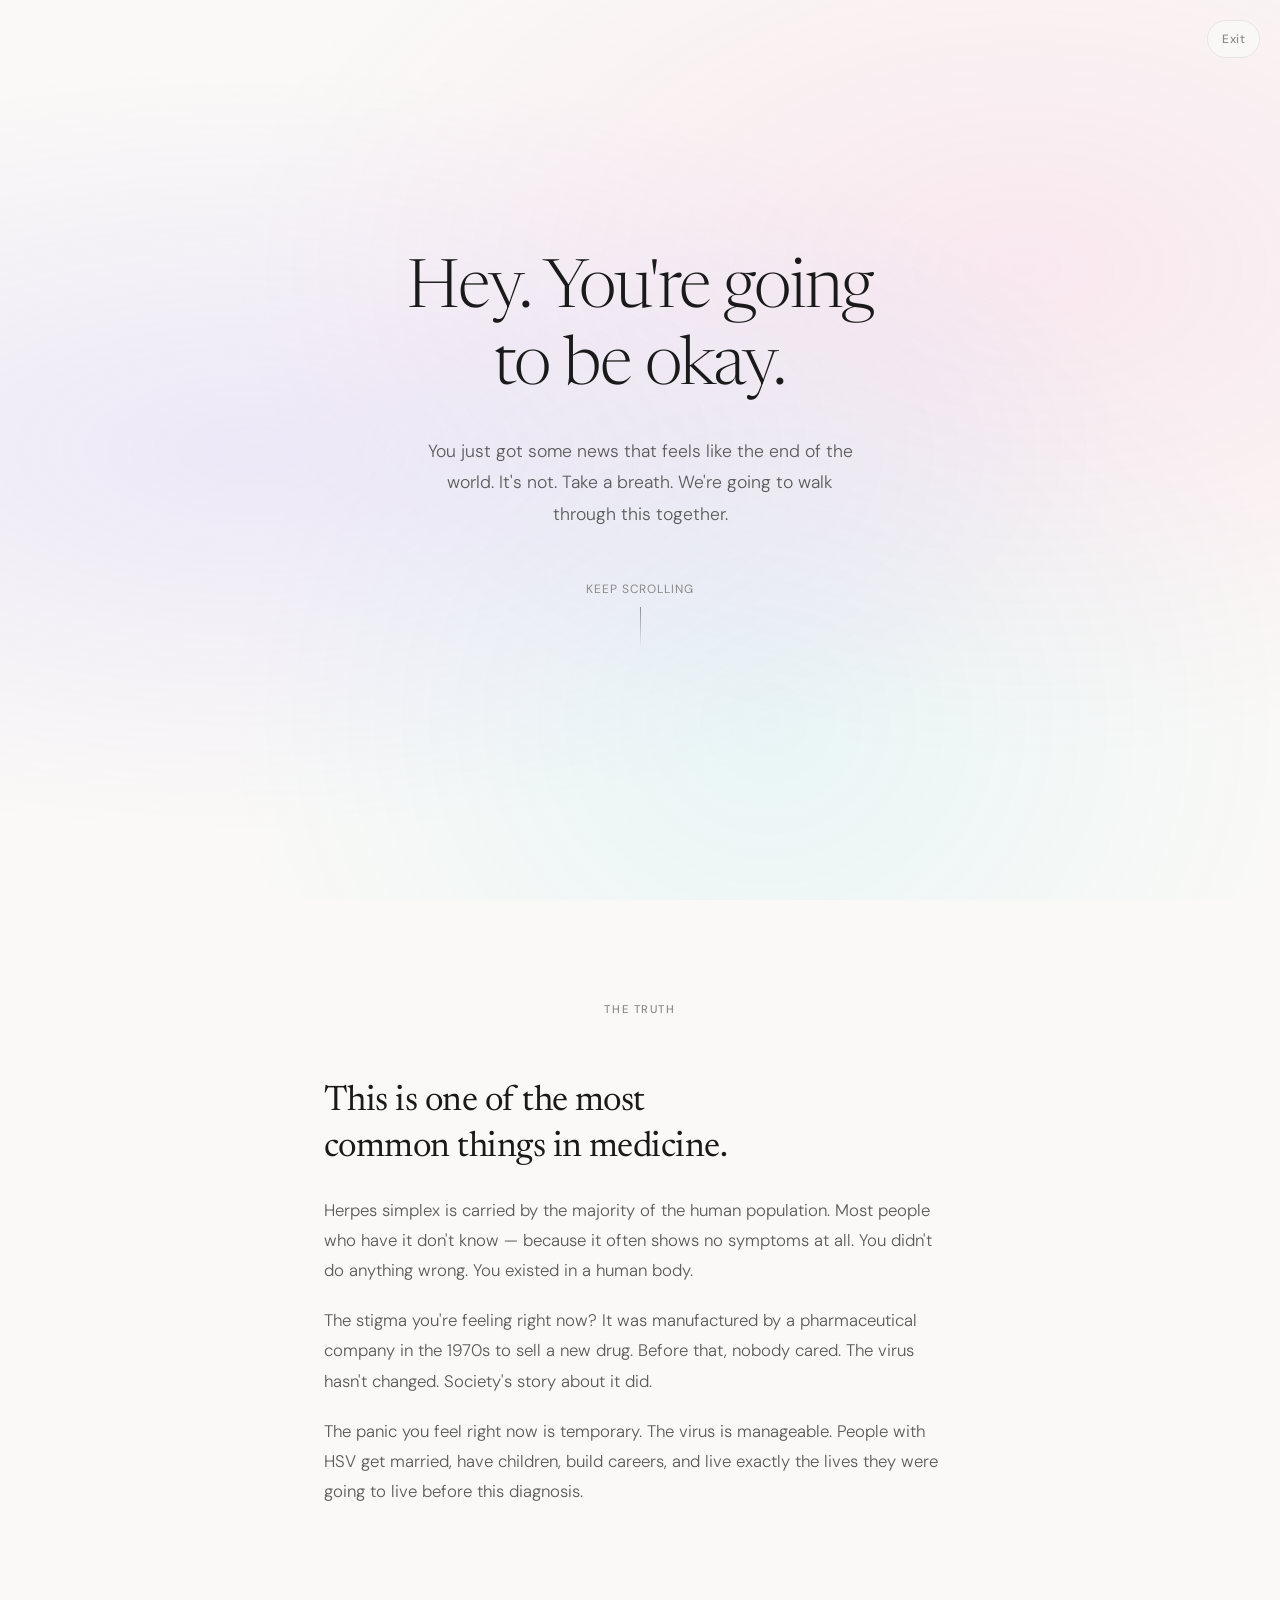
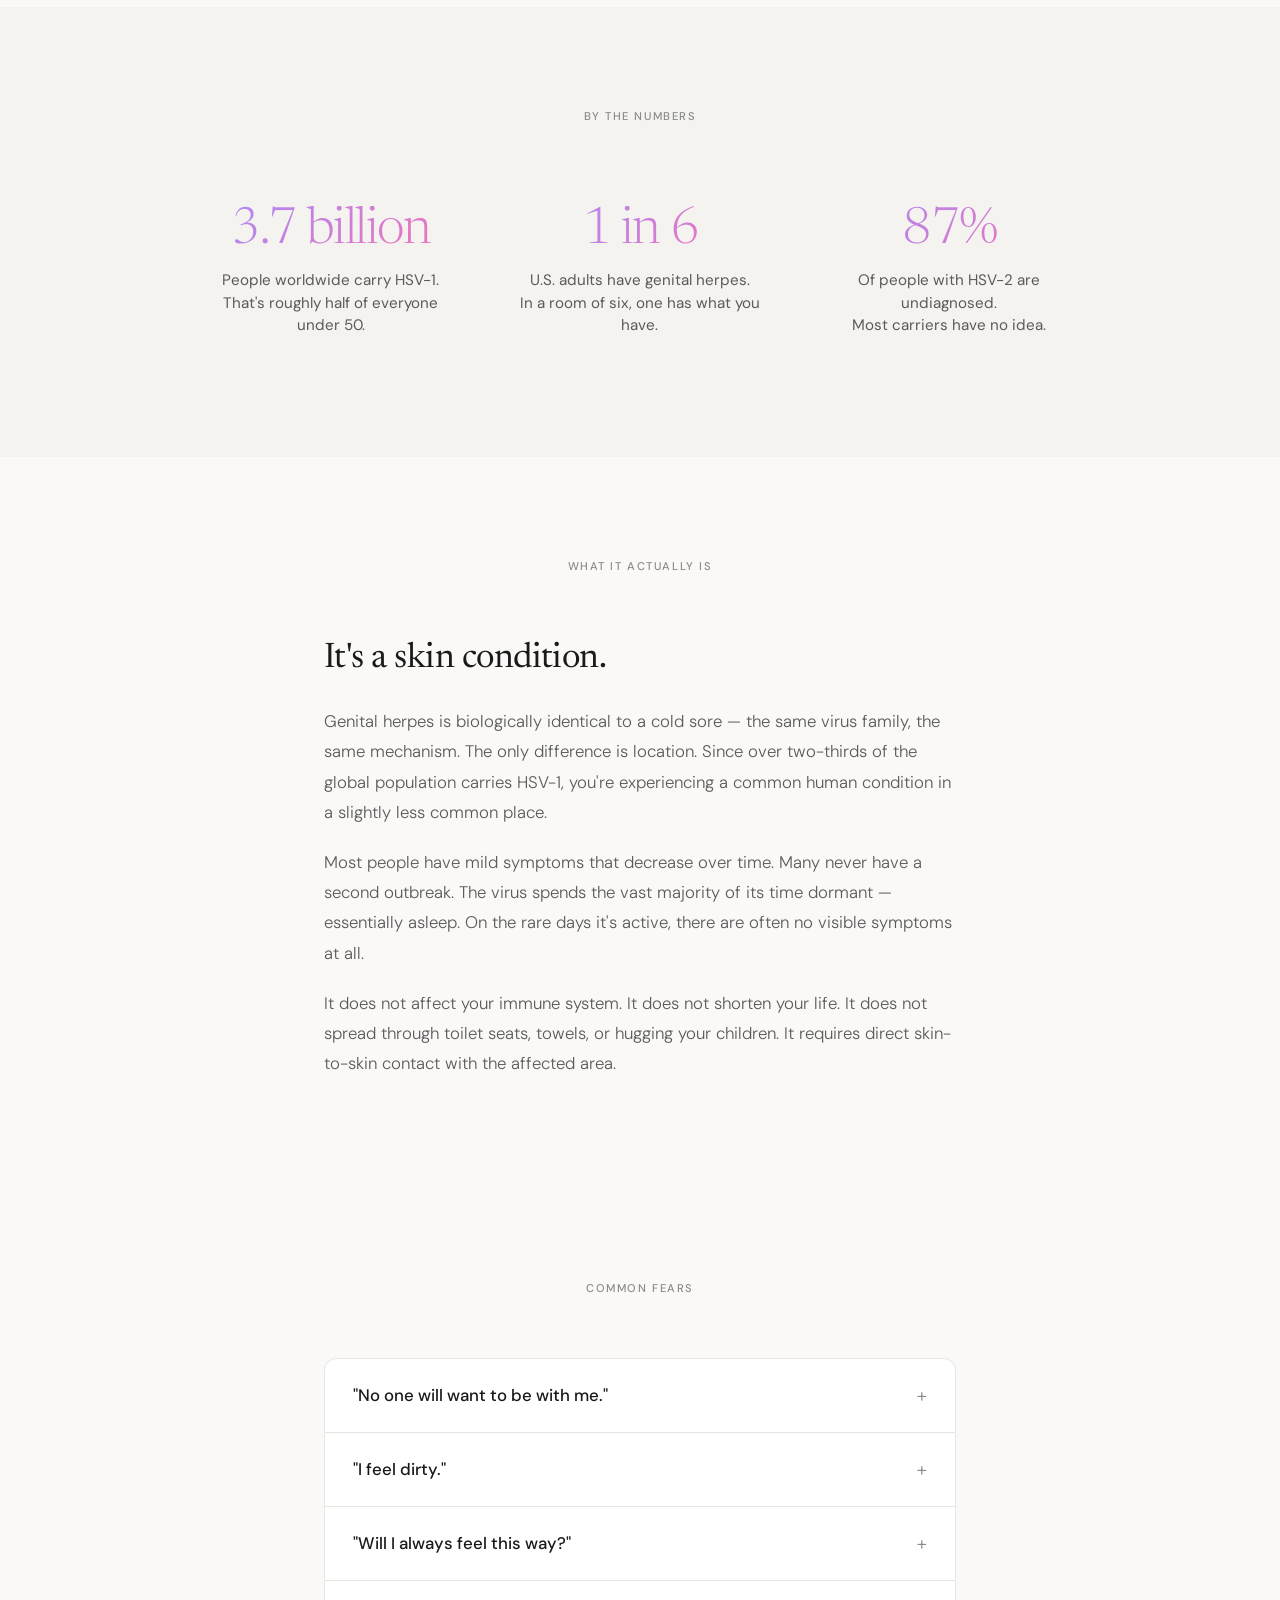
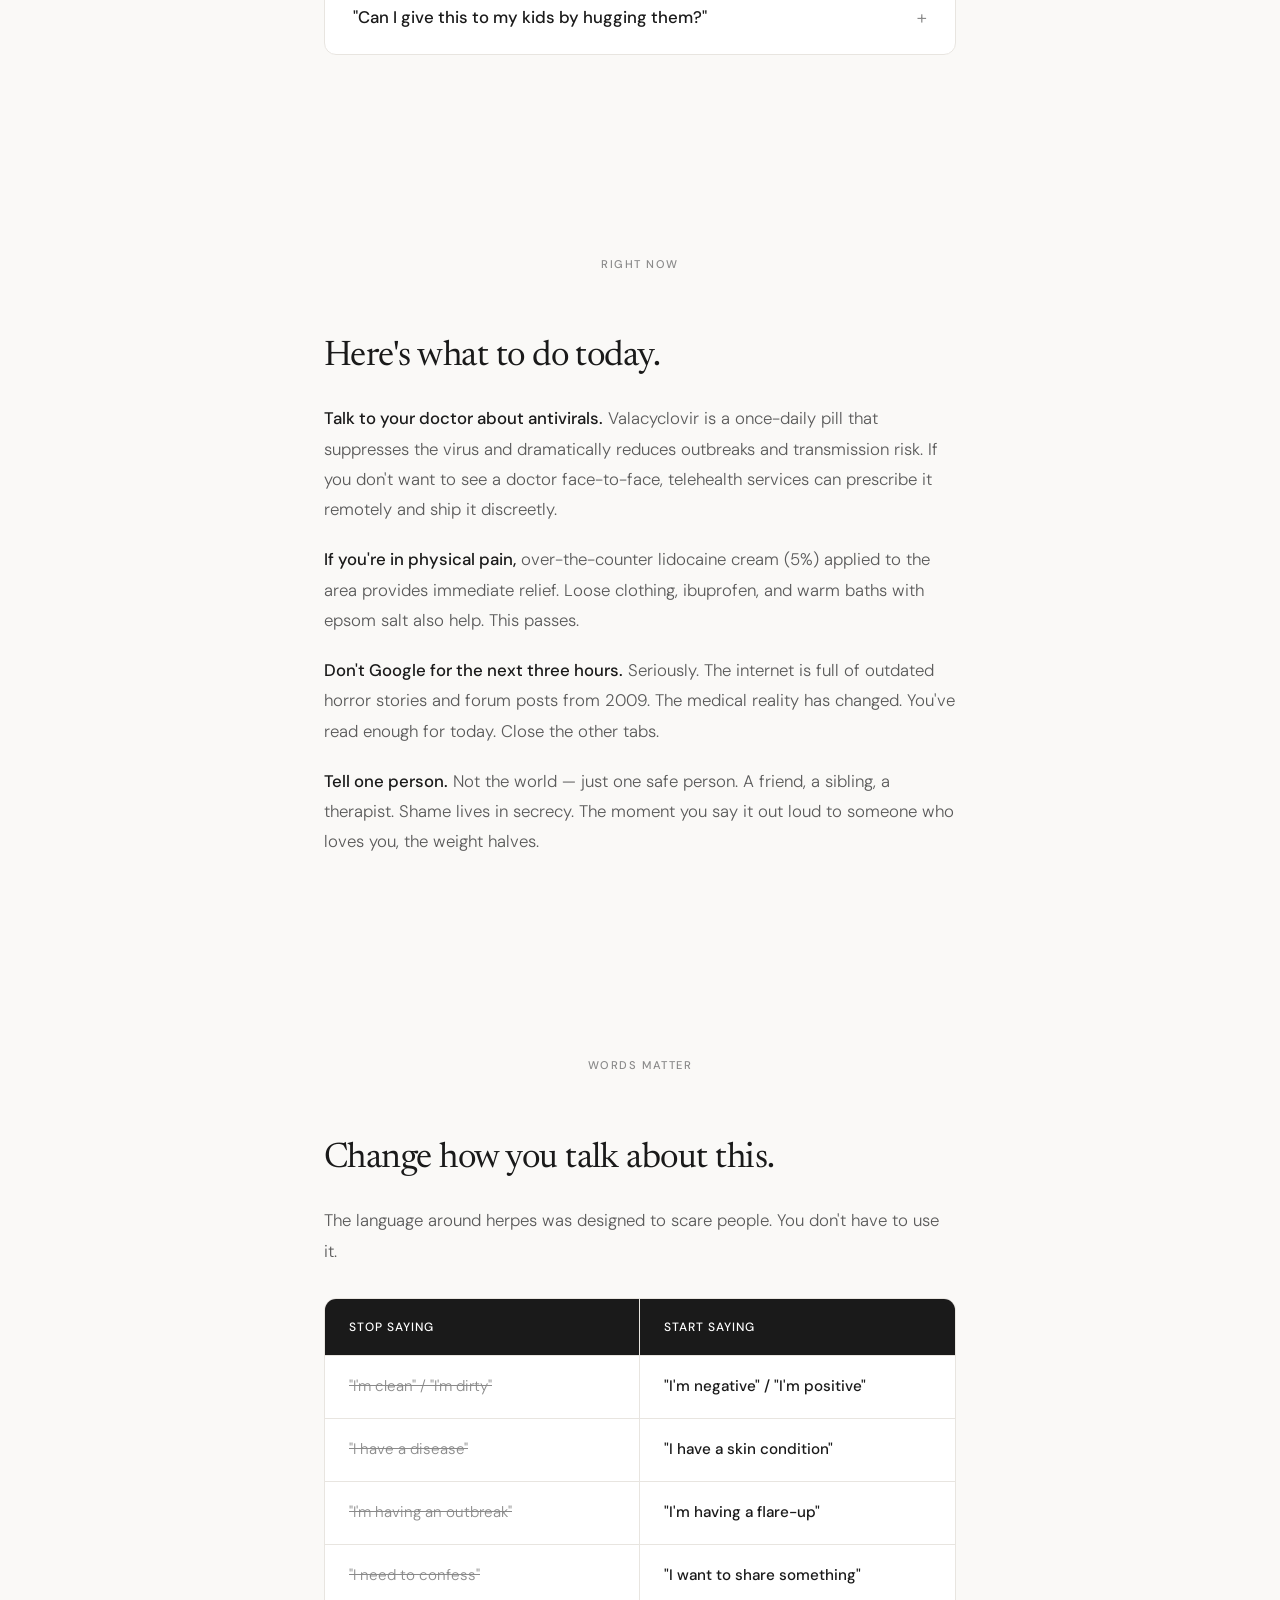
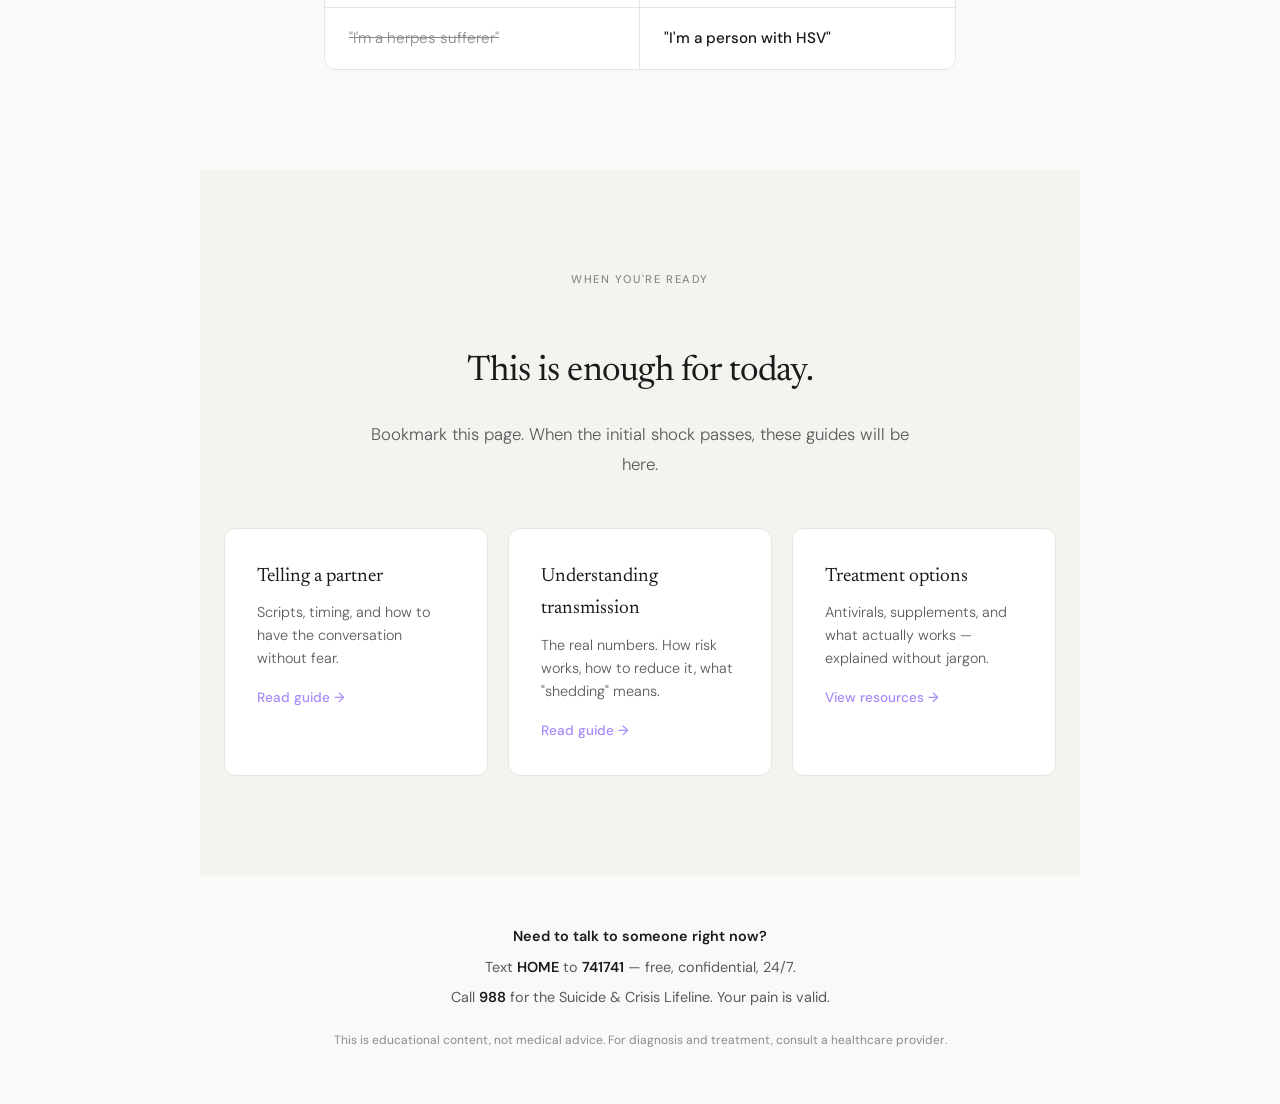
<file: index.html>
<!DOCTYPE html>
<html lang="en">
<head>
    <meta charset="UTF-8">
    <meta name="viewport" content="width=device-width, initial-scale=1.0">
    <title>Our Day One | HSV Support & Resources</title>
    <meta name="description" content="A calm, honest guide for the first 24 hours after an HSV diagnosis. Learn the facts about transmission, treatment, and moving forward.">
    <meta property="og:title" content="Day 1 — You're Going to Be Okay">
    <meta property="og:description" content="A calm, honest guide for navigating your first 24 hours. Take a breath, read this, and plan your next steps.">
    <meta property="og:type" content="website">
    <meta property="og:url" content="https://ourday.one/">
 
    <link rel="preconnect" href="https://fonts.googleapis.com">
    <link rel="preconnect" href="https://fonts.gstatic.com" crossorigin>
    <link href="https://fonts.googleapis.com/css2?family=Newsreader:ital,opsz,wght@0,6..72,300;0,6..72,400;0,6..72,500;1,6..72,300;1,6..72,400&family=DM+Sans:wght@300;400;500;600&display=swap" rel="stylesheet">
 
    <style>
        :root {
            --font-display: 'Newsreader', Georgia, serif;
            --font-body: 'DM Sans', -apple-system, sans-serif;
            --purple: #a78bfa;
            --pink: #f472b6;
            --cyan: #22d3ee;
            --pearl: #faf9f7;
            --warm-white: #f5f3f0;
            --text-primary: #1a1a1a;
            --text-secondary: #5a5a5a;
            --text-muted: #8a8a8a;
            --border: #e8e5e0;
            --ease-out: cubic-bezier(0.16, 1, 0.3, 1);
        }
 
        *, *::before, *::after { box-sizing: border-box; margin: 0; padding: 0; }
        html { scroll-behavior: smooth; -webkit-text-size-adjust: 100%; }
 
        body {
            font-family: var(--font-body);
            font-weight: 400;
            color: var(--text-primary);
            background: var(--pearl);
            line-height: 1.7;
            overflow-x: hidden;
            -webkit-font-smoothing: antialiased;
        }
 
        /* PERSISTENT GRADIENT — stays behind everything */
        body::before {
            content: '';
            position: fixed;
            inset: 0;
            z-index: -1;
            background:
                radial-gradient(ellipse at 20% 50%, rgba(167, 139, 250, 0.15) 0%, transparent 60%),
                radial-gradient(ellipse at 80% 30%, rgba(244, 114, 182, 0.12) 0%, transparent 55%),
                radial-gradient(ellipse at 60% 80%, rgba(34, 211, 238, 0.08) 0%, transparent 50%);
            pointer-events: none;
        }
 
        /* SCROLL REVEAL */
        .reveal {
            opacity: 0;
            transform: translateY(30px);
            transition: opacity 1.6s var(--ease-out), transform 1.6s var(--ease-out);
        }
        .reveal.visible { opacity: 1; transform: translateY(0); }
        .stagger > .reveal:nth-child(1) { transition-delay: 0s; }
        .stagger > .reveal:nth-child(2) { transition-delay: 0.2s; }
        .stagger > .reveal:nth-child(3) { transition-delay: 0.4s; }
        .stagger > .reveal:nth-child(4) { transition-delay: 0.6s; }
        .stagger > .reveal:nth-child(5) { transition-delay: 0.8s; }
 
        /* SAFE EXIT */
        .safe-exit {
            position: fixed;
            top: 20px;
            right: 20px;
            z-index: 100;
            font-family: var(--font-body);
            font-size: 0.75rem;
            font-weight: 500;
            letter-spacing: 0.04em;
            color: var(--text-muted);
            text-decoration: none;
            padding: 8px 14px;
            border: 1px solid var(--border);
            border-radius: 100px;
            background: rgba(250, 249, 247, 0.85);
            backdrop-filter: blur(12px);
            -webkit-backdrop-filter: blur(12px);
            transition: all 0.3s ease;
        }
        .safe-exit:hover { color: var(--text-primary); border-color: var(--text-muted); }
 
        /* HERO */
        .hero {
            min-height: 100vh;
            min-height: 100dvh;
            display: flex;
            flex-direction: column;
            justify-content: center;
            align-items: center;
            text-align: center;
            padding: 60px 24px;
            position: relative;
            overflow: hidden;
        }
 
        .hero-content { position: relative; z-index: 1; max-width: 600px; }
 
        .hero-greeting {
            font-family: var(--font-display);
            font-weight: 300;
            font-size: clamp(2.4rem, 6vw, 4.2rem);
            line-height: 1.15;
            letter-spacing: -0.02em;
            color: var(--text-primary);
            margin-bottom: 28px;
            opacity: 0;
            animation: fadeUp 1.2s var(--ease-out) 0.3s forwards;
        }
        .hero-sub {
            font-family: var(--font-body);
            font-size: 1.1rem;
            font-weight: 300;
            color: var(--text-secondary);
            line-height: 1.8;
            max-width: 440px;
            margin: 0 auto 48px;
            opacity: 0;
            animation: fadeUp 1.2s var(--ease-out) 0.7s forwards;
        }
        .scroll-hint {
            opacity: 0;
            animation: fadeUp 1.2s var(--ease-out) 1.4s forwards;
            display: flex;
            flex-direction: column;
            align-items: center;
            gap: 8px;
        }
        .scroll-hint span {
            font-size: 0.75rem;
            font-weight: 400;
            letter-spacing: 0.08em;
            text-transform: uppercase;
            color: var(--text-muted);
        }
        .scroll-line {
            width: 1px;
            height: 40px;
            background: linear-gradient(to bottom, var(--text-muted), transparent);
            animation: pulse 2s ease-in-out infinite;
        }
 
        @keyframes fadeUp {
            from { opacity: 0; transform: translateY(20px); }
            to { opacity: 1; transform: translateY(0); }
        }
        @keyframes pulse {
            0%, 100% { opacity: 0.4; }
            50% { opacity: 1; }
        }
 
        /* SECTIONS */
        .section { padding: 100px 24px; max-width: 680px; margin: 0 auto; }
        .section-wide { padding: 100px 24px; max-width: 880px; margin: 0 auto; }
        .section-full { padding: 100px 24px; }
 
        /* SEPARATOR */
        .sep {
            display: flex;
            align-items: center;
            justify-content: center;
            gap: 16px;
            margin-bottom: 60px;
        }
        .sep-label {
            font-family: var(--font-body);
            font-size: 0.7rem;
            font-weight: 500;
            letter-spacing: 0.14em;
            text-transform: uppercase;
            color: var(--text-muted);
        }
 
        /* PROSE */
        .prose h2 {
            font-family: var(--font-display);
            font-weight: 400;
            font-size: clamp(1.6rem, 3.5vw, 2.2rem);
            line-height: 1.3;
            letter-spacing: -0.015em;
            margin-bottom: 24px;
            color: var(--text-primary);
        }
        .prose p {
            font-size: 1.05rem;
            font-weight: 300;
            color: var(--text-secondary);
            margin-bottom: 20px;
            line-height: 1.8;
        }
        .prose p:last-child { margin-bottom: 0; }
        .prose strong { font-weight: 500; color: var(--text-primary); }
        .prose em { font-family: var(--font-display); font-style: italic; font-weight: 400; }
 
        /* STATS */
        .stat-band {
            background: var(--warm-white);
        }
        .stat-grid {
            display: grid;
            grid-template-columns: repeat(auto-fit, minmax(220px, 1fr));
            gap: 48px;
            max-width: 880px;
            margin: 0 auto;
            text-align: center;
        }
        .stat-item { padding: 20px 0; }
        .stat-number {
            font-family: var(--font-display);
            font-size: 3.2rem;
            font-weight: 300;
            letter-spacing: -0.03em;
            line-height: 1;
            margin-bottom: 12px;
            background: linear-gradient(135deg, var(--purple), var(--pink));
            -webkit-background-clip: text;
            -webkit-text-fill-color: transparent;
            background-clip: text;
        }
        .stat-label {
            font-size: 0.95rem;
            font-weight: 400;
            color: var(--text-secondary);
            line-height: 1.5;
        }
 
        /* ACCORDION */
        .accordion {
            border: 1px solid var(--border);
            border-radius: 12px;
            background: white;
            overflow: hidden;
        }
        .accordion-item { border-bottom: 1px solid var(--border); }
        .accordion-item:last-child { border-bottom: none; }
        .accordion-trigger {
            width: 100%;
            background: none;
            border: none;
            font-family: var(--font-body);
            font-size: 1.05rem;
            font-weight: 500;
            color: var(--text-primary);
            text-align: left;
            padding: 24px 28px;
            cursor: pointer;
            display: flex;
            justify-content: space-between;
            align-items: center;
            transition: background 0.2s ease;
        }
        .accordion-trigger:hover { background: var(--warm-white); }
        .accordion-icon {
            font-size: 1.2rem;
            font-weight: 300;
            color: var(--text-muted);
            transition: transform 0.3s var(--ease-out);
            flex-shrink: 0;
            margin-left: 16px;
        }
        .accordion-item.open .accordion-icon { transform: rotate(45deg); }
        .accordion-body {
            max-height: 0;
            overflow: hidden;
            transition: max-height 0.4s var(--ease-out);
        }
        .accordion-body-inner {
            padding: 0 28px 24px;
            font-size: 1rem;
            font-weight: 300;
            color: var(--text-secondary);
            line-height: 1.8;
        }
 
        /* LANGUAGE SWAP TABLE */
        .swap-table {
            width: 100%;
            border: 1px solid var(--border);
            border-radius: 12px;
            overflow: hidden;
            background: white;
        }
        .swap-row {
            display: grid;
            grid-template-columns: 1fr 1fr;
            border-bottom: 1px solid var(--border);
        }
        .swap-row:last-child { border-bottom: none; }
        .swap-head { background: var(--text-primary); }
        .swap-head .swap-cell {
            color: white;
            font-weight: 500;
            font-size: 0.75rem;
            letter-spacing: 0.08em;
            text-transform: uppercase;
        }
        .swap-cell { padding: 18px 24px; font-size: 0.95rem; }
        .swap-cell:first-child { border-right: 1px solid var(--border); }
        .swap-old { color: var(--text-muted); text-decoration: line-through; font-weight: 300; }
        .swap-new { color: var(--text-primary); font-weight: 500; }
 
        /* NEXT STEPS */
        .next-steps {
            background: var(--warm-white);
        }
        .next-card {
            background: white;
            border: 1px solid var(--border);
            border-radius: 12px;
            padding: 32px;
            transition: box-shadow 0.3s ease;
        }
        .next-card:hover { box-shadow: 0 8px 30px rgba(0,0,0,0.04); }
        .next-card h3 {
            font-family: var(--font-display);
            font-weight: 400;
            font-size: 1.2rem;
            margin-bottom: 8px;
            color: var(--text-primary);
        }
        .next-card p {
            font-size: 0.9rem;
            font-weight: 300;
            color: var(--text-secondary);
            margin: 0;
            line-height: 1.6;
        }
        .next-card-link {
            display: inline-block;
            margin-top: 16px;
            font-size: 0.85rem;
            font-weight: 500;
            color: var(--purple);
            text-decoration: none;
            transition: color 0.2s;
        }
        .next-card-link:hover { color: var(--pink); }
 
        /* CRISIS FOOTER */
        .crisis-bar {
            text-align: center;
            padding: 48px 24px;
        }
        .crisis-bar p { font-size: 0.9rem; color: var(--text-secondary); margin-bottom: 6px; }
        .crisis-bar strong { font-weight: 600; color: var(--text-primary); }
        .crisis-bar .disclaimer { font-size: 0.75rem; color: var(--text-muted); margin-top: 20px; }
 
        /* RESPONSIVE */
        @media (max-width: 600px) {
            .section, .section-wide, .section-full { padding: 72px 20px; }
            .stat-grid { gap: 32px; }
            .swap-cell { padding: 14px 16px; font-size: 0.85rem; }
            .accordion-trigger { padding: 20px 20px; font-size: 0.95rem; }
            .accordion-body-inner { padding: 0 20px 20px; font-size: 0.9rem; }
            .next-card { padding: 24px; }
        }
    </style>
</head>
<body>
 
    <a href="https://weather.com" class="safe-exit" id="safeExit">Exit</a>
 
    <!-- HERO -->
    <section class="hero">
        <div class="hero-content">
            <h1 class="hero-greeting">Hey. You're going<br>to be okay.</h1>
            <p class="hero-sub">
                You just got some news that feels like the end of the world. It's not.
                Take a breath. We're going to walk through this together.
            </p>
            <div class="scroll-hint">
                <span>Keep scrolling</span>
                <div class="scroll-line"></div>
            </div>
        </div>
    </section>
 
    <!-- THE TRUTH -->
    <section class="section prose">
        <div class="sep reveal"><span class="sep-label">The truth</span></div>
        <h2 class="reveal">This is one of the most<br>common things in medicine.</h2>
        <p class="reveal">
            Herpes simplex is carried by the majority of the human population. Most people
            who have it don't know — because it often shows no symptoms at all. You didn't
            do anything wrong. You existed in a human body.
        </p>
        <p class="reveal">
            The stigma you're feeling right now? It was manufactured by a pharmaceutical company
            in the 1970s to sell a new drug. Before that, nobody cared. The virus hasn't changed.
            Society's story about it did.
        </p>
        <p class="reveal">
            The panic you feel right now is temporary. The virus is manageable.
            People with HSV get married, have children, build careers, and live
            exactly the lives they were going to live before this diagnosis.
        </p>
    </section>
 
    <!-- STATS -->
    <section class="stat-band section-full">
        <div class="sep reveal"><span class="sep-label">By the numbers</span></div>
        <div class="stat-grid stagger">
            <div class="stat-item reveal">
                <div class="stat-number">3.7 billion</div>
                <div class="stat-label">People worldwide carry HSV-1.<br>That's roughly half of everyone under 50.</div>
            </div>
            <div class="stat-item reveal">
                <div class="stat-number">1 in 6</div>
                <div class="stat-label">U.S. adults have genital herpes.<br>In a room of six, one has what you have.</div>
            </div>
            <div class="stat-item reveal">
                <div class="stat-number">87%</div>
                <div class="stat-label">Of people with HSV-2 are undiagnosed.<br>Most carriers have no idea.</div>
            </div>
        </div>
    </section>
 
    <!-- WHAT IT IS -->
    <section class="section prose">
        <div class="sep reveal"><span class="sep-label">What it actually is</span></div>
        <h2 class="reveal">It's a skin condition.</h2>
        <p class="reveal">
            Genital herpes is biologically identical to a cold sore — the same virus
            family, the same mechanism. The only difference is location. Since over
            two-thirds of the global population carries HSV-1, you're experiencing
            a common human condition in a slightly less common place.
        </p>
        <p class="reveal">
            Most people have mild symptoms that decrease over time. Many never have
            a second outbreak. The virus spends the vast majority of its time dormant —
            essentially asleep. On the rare days it's active, there are often no
            visible symptoms at all.
        </p>
        <p class="reveal">
            It does not affect your immune system. It does not shorten your life.
            It does not spread through toilet seats, towels, or hugging your children.
            It requires direct skin-to-skin contact with the affected area.
        </p>
    </section>
 
    <!-- COMMON FEARS -->
    <section class="section">
        <div class="sep reveal"><span class="sep-label">Common fears</span></div>
        <div class="accordion reveal">
            <div class="accordion-item">
                <button class="accordion-trigger">
                    <span>"No one will want to be with me."</span>
                    <span class="accordion-icon">+</span>
                </button>
                <div class="accordion-body">
                    <div class="accordion-body-inner">
                        This is the most common fear on Day 1 — and the least true.
                        Thousands of people with HSV are in loving relationships right now.
                        Many partners, when educated about the actual risks, don't consider
                        it a dealbreaker. The ones who do were probably not equipped for
                        a mature relationship anyway. This diagnosis doesn't lower your
                        value. It tests theirs.
                    </div>
                </div>
            </div>
            <div class="accordion-item">
                <button class="accordion-trigger">
                    <span>"I feel dirty."</span>
                    <span class="accordion-icon">+</span>
                </button>
                <div class="accordion-body">
                    <div class="accordion-body-inner">
                        That feeling is stigma, not reality. A virus is a microscopic
                        organism that doesn't care about your character, your hygiene,
                        or your choices. You could have contracted this from your first
                        partner or your tenth. The virus doesn't discriminate — and neither
                        should you, against yourself.
                    </div>
                </div>
            </div>
            <div class="accordion-item">
                <button class="accordion-trigger">
                    <span>"Will I always feel this way?"</span>
                    <span class="accordion-icon">+</span>
                </button>
                <div class="accordion-body">
                    <div class="accordion-body-inner">
                        No. What you're feeling right now is the peak. Day 1 is the worst
                        day. By Day 30, the weight starts to lift. By Day 100, most people
                        describe it as background noise. The virus stays, but the distress
                        fades. You will not feel like this forever.
                    </div>
                </div>
            </div>
            <div class="accordion-item">
                <button class="accordion-trigger">
                    <span>"Can I give this to my kids by hugging them?"</span>
                    <span class="accordion-icon">+</span>
                </button>
                <div class="accordion-body">
                    <div class="accordion-body-inner">
                        No. HSV requires direct skin-to-skin contact with the specific
                        affected area. It dies within seconds on surfaces. You can hug
                        your children, share towels, use the same bathroom. Normal human
                        contact is completely safe.
                    </div>
                </div>
            </div>
        </div>
    </section>
 
    <!-- WHAT TO DO NOW -->
    <section class="section prose">
        <div class="sep reveal"><span class="sep-label">Right now</span></div>
        <h2 class="reveal">Here's what to do today.</h2>
        <p class="reveal">
            <strong>Talk to your doctor about antivirals.</strong>
            Valacyclovir is a once-daily pill that suppresses the virus and dramatically
            reduces outbreaks and transmission risk. If you don't want to see a doctor
            face-to-face, telehealth services can prescribe it remotely and ship it discreetly.
        </p>
        <p class="reveal">
            <strong>If you're in physical pain,</strong>
            over-the-counter lidocaine cream (5%) applied to the area provides immediate
            relief. Loose clothing, ibuprofen, and warm baths with epsom salt also help.
            This passes.
        </p>
        <p class="reveal">
            <strong>Don't Google for the next three hours.</strong>
            Seriously. The internet is full of outdated horror stories and forum posts from 2009.
            The medical reality has changed. You've read enough for today. Close the other tabs.
        </p>
        <p class="reveal">
            <strong>Tell one person.</strong>
            Not the world — just one safe person. A friend, a sibling, a therapist.
            Shame lives in secrecy. The moment you say it out loud to someone who loves you,
            the weight halves.
        </p>
    </section>
 
    <!-- LANGUAGE SWAP -->
    <section class="section">
        <div class="sep reveal"><span class="sep-label">Words matter</span></div>
        <div class="prose reveal" style="margin-bottom: 32px;">
            <h2>Change how you talk about this.</h2>
            <p>The language around herpes was designed to scare people. You don't have to use it.</p>
        </div>
        <div class="swap-table reveal">
            <div class="swap-row swap-head">
                <div class="swap-cell">Stop saying</div>
                <div class="swap-cell">Start saying</div>
            </div>
            <div class="swap-row">
                <div class="swap-cell swap-old">"I'm clean" / "I'm dirty"</div>
                <div class="swap-cell swap-new">"I'm negative" / "I'm positive"</div>
            </div>
            <div class="swap-row">
                <div class="swap-cell swap-old">"I have a disease"</div>
                <div class="swap-cell swap-new">"I have a skin condition"</div>
            </div>
            <div class="swap-row">
                <div class="swap-cell swap-old">"I'm having an outbreak"</div>
                <div class="swap-cell swap-new">"I'm having a flare-up"</div>
            </div>
            <div class="swap-row">
                <div class="swap-cell swap-old">"I need to confess"</div>
                <div class="swap-cell swap-new">"I want to share something"</div>
            </div>
            <div class="swap-row">
                <div class="swap-cell swap-old">"I'm a herpes sufferer"</div>
                <div class="swap-cell swap-new">"I'm a person with HSV"</div>
            </div>
        </div>
    </section>
 
    <!-- WHEN YOU'RE READY -->
    <section class="next-steps section-wide">
        <div class="sep reveal"><span class="sep-label">When you're ready</span></div>
        <div class="prose reveal" style="text-align: center; margin-bottom: 48px; max-width: 540px; margin-left: auto; margin-right: auto;">
            <h2>This is enough for today.</h2>
            <p>Bookmark this page. When the initial shock passes, these guides will be here.</p>
        </div>
        <div style="display: grid; grid-template-columns: repeat(auto-fit, minmax(240px, 1fr)); gap: 20px; max-width: 880px; margin: 0 auto;" class="stagger">
            <div class="next-card reveal">
                <h3>Telling a partner</h3>
                <p>Scripts, timing, and how to have the conversation without fear.</p>
                <a href="/guides/disclosure" class="next-card-link">Read guide →</a>
            </div>
            <div class="next-card reveal">
                <h3>Understanding transmission</h3>
                <p>The real numbers. How risk works, how to reduce it, what "shedding" means.</p>
                <a href="/guides/transmission" class="next-card-link">Read guide →</a>
            </div>
            <div class="next-card reveal">
                <h3>Treatment options</h3>
                <p>Antivirals, supplements, and what actually works — explained without jargon.</p>
                <a href="/resources" class="next-card-link">View resources →</a>
            </div>
        </div>
    </section>
 
    <!-- CRISIS FOOTER -->
    <footer class="crisis-bar">
        <p><strong>Need to talk to someone right now?</strong></p>
        <p>Text <strong>HOME</strong> to <strong>741741</strong> — free, confidential, 24/7.</p>
        <p>Call <strong>988</strong> for the Suicide & Crisis Lifeline. Your pain is valid.</p>
        <p class="disclaimer">This is educational content, not medical advice. For diagnosis and treatment, consult a healthcare provider.</p>
    </footer>
 
    <!-- JS — zero dependencies -->
    <script>
        const observer = new IntersectionObserver((entries) => {
            entries.forEach(entry => {
                if (entry.isIntersecting) entry.target.classList.add('visible');
            });
        }, { threshold: 0.1, rootMargin: '0px 0px -40px 0px' });
 
        document.querySelectorAll('.reveal').forEach(el => observer.observe(el));
 
        document.querySelectorAll('.accordion-trigger').forEach(trigger => {
            trigger.addEventListener('click', () => {
                const item = trigger.parentElement;
                const body = trigger.nextElementSibling;
                const isOpen = item.classList.contains('open');
                document.querySelectorAll('.accordion-item').forEach(i => {
                    i.classList.remove('open');
                    i.querySelector('.accordion-body').style.maxHeight = null;
                });
                if (!isOpen) {
                    item.classList.add('open');
                    body.style.maxHeight = body.scrollHeight + 'px';
                }
            });
        });
 
        document.addEventListener('keyup', (e) => {
            if (e.key === 'Escape') window.location.href = 'https://weather.com';
        });
    </script>
</body>
</html>
</file>
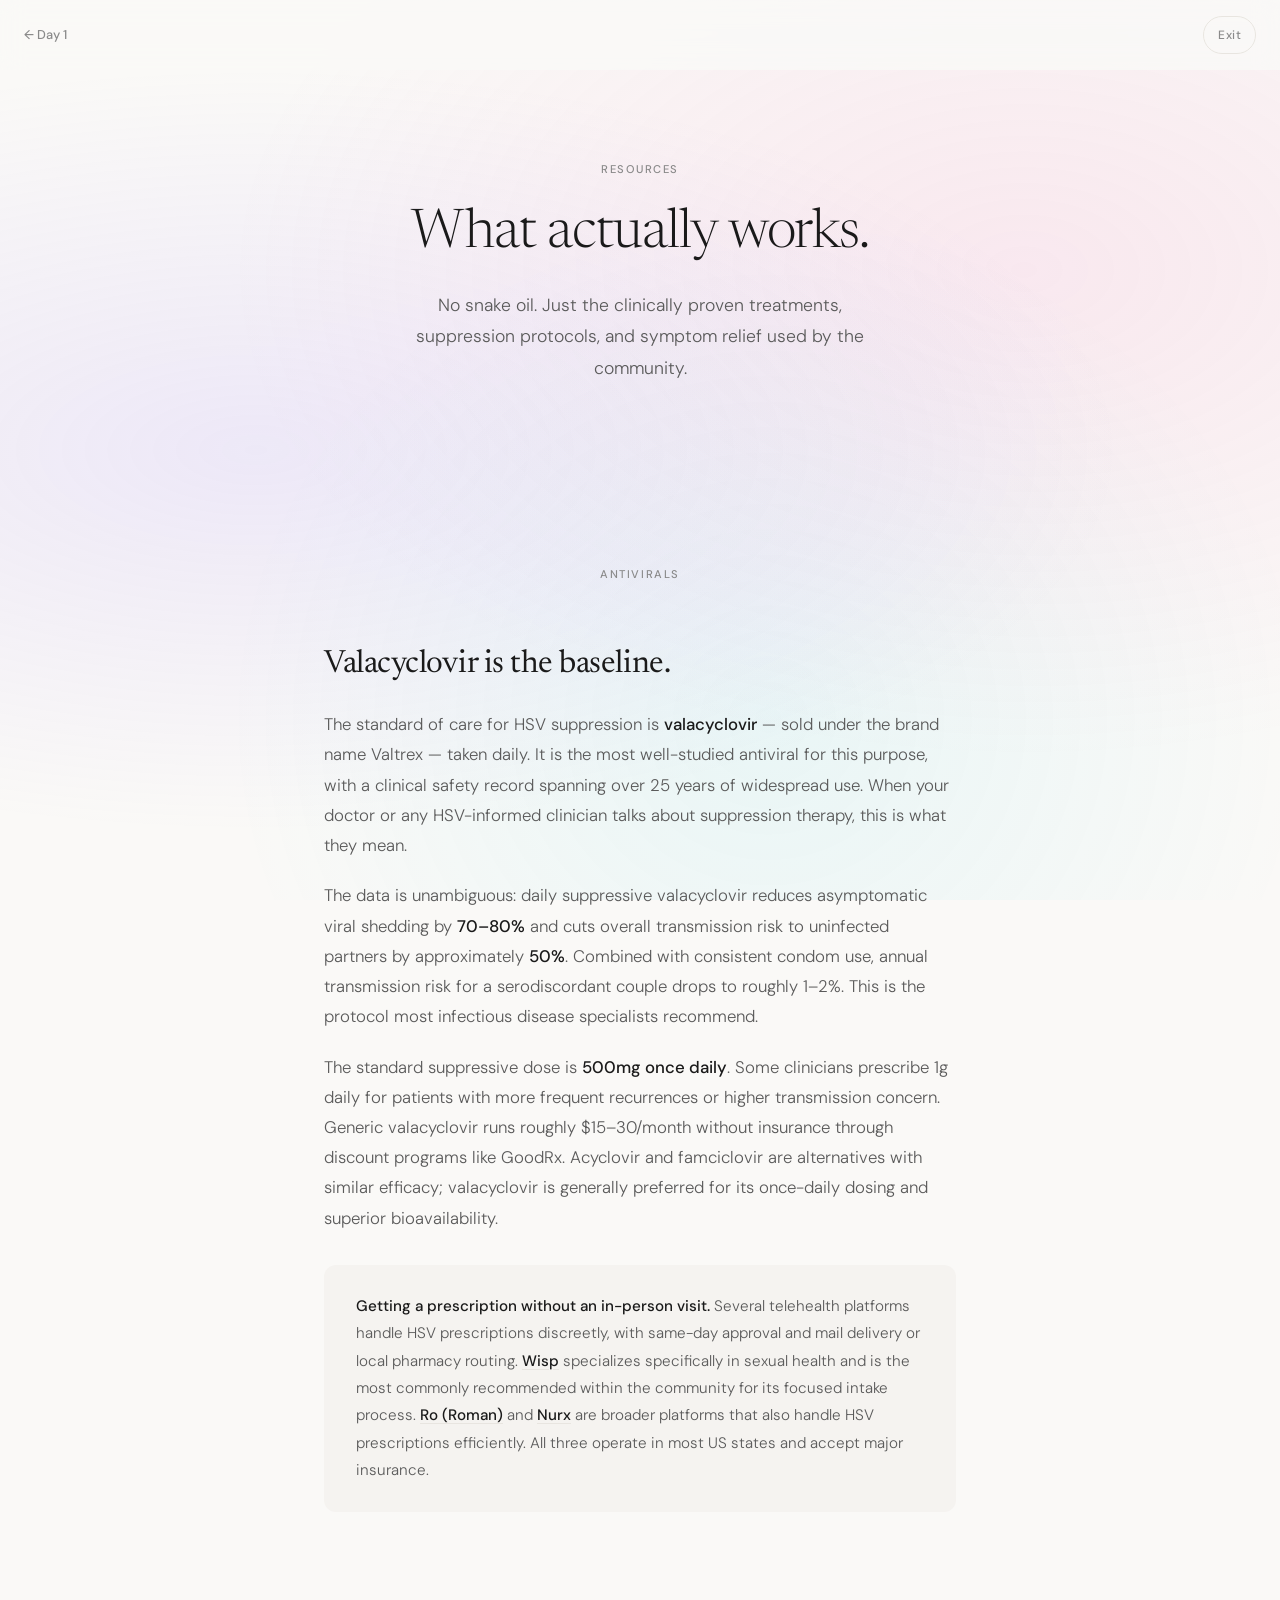
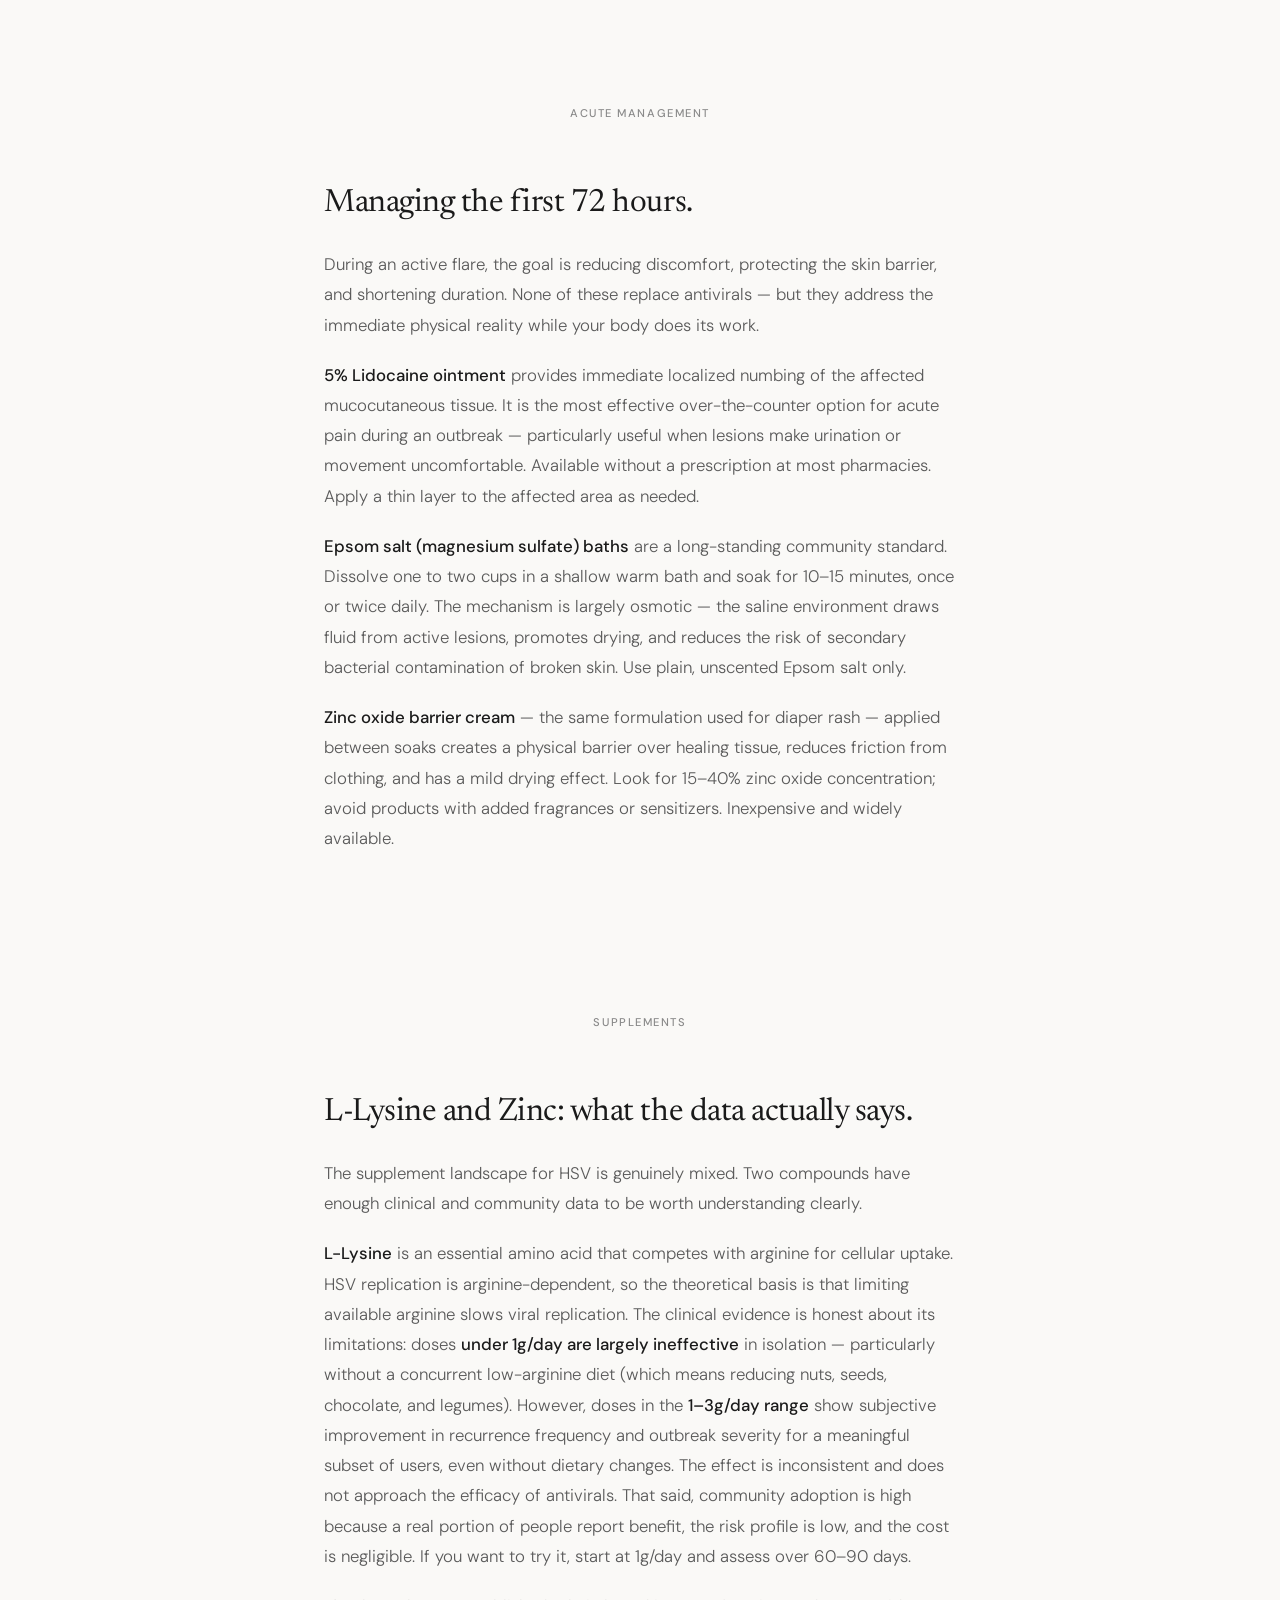
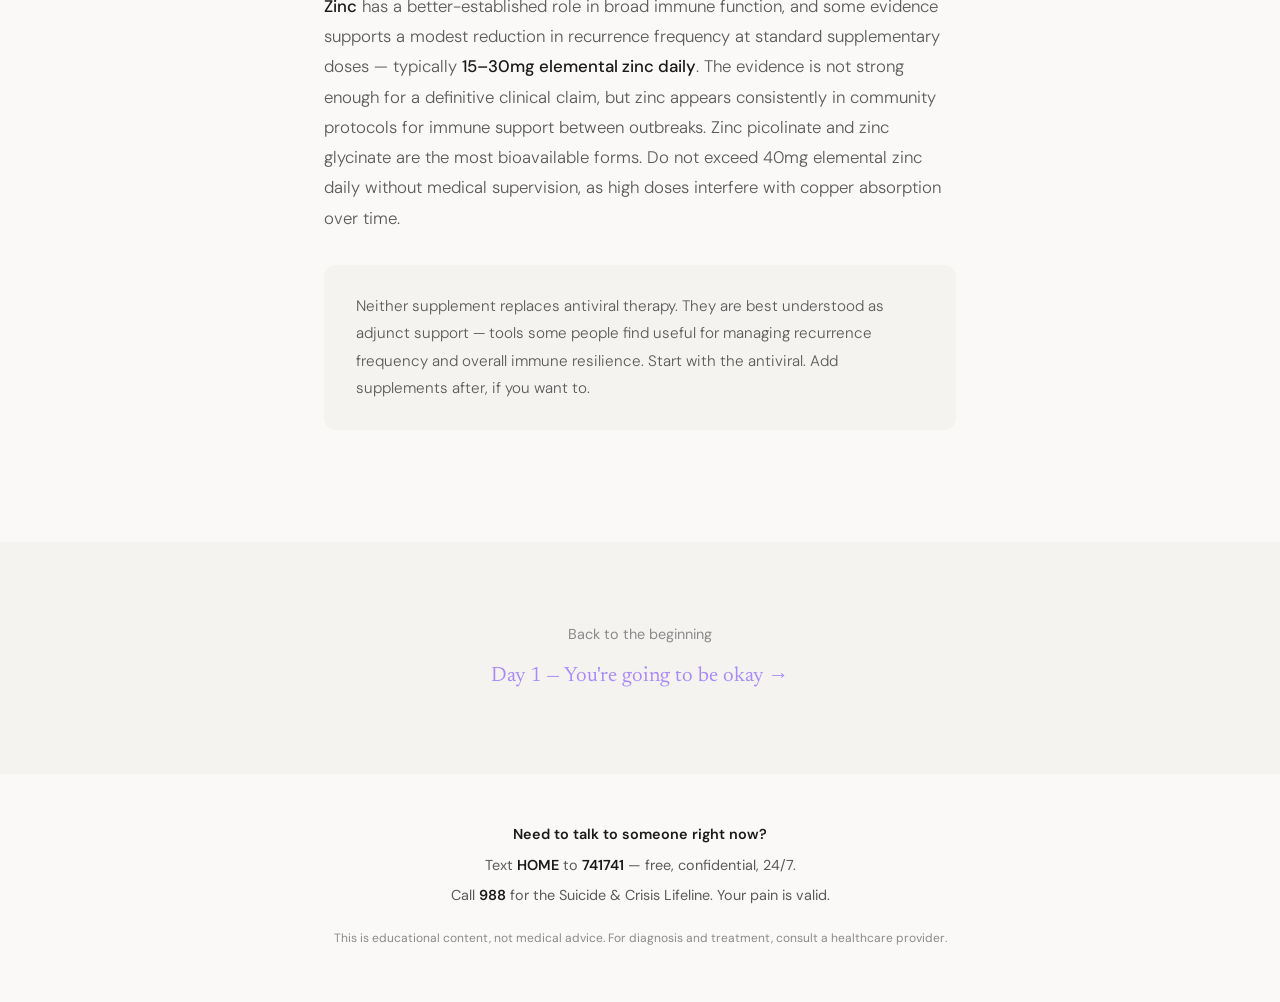
<file: resources/index.html>
<!DOCTYPE html>
<html lang="en">
<head>
    <meta charset="UTF-8">
    <meta name="viewport" content="width=device-width, initial-scale=1.0">
    <title>Our Day One | HSV Support & Resources</title>
    <meta name="description" content="A calm, honest guide for the first 24 hours after an HSV diagnosis. Learn the facts about transmission, treatment, and moving forward.">
    <meta property="og:title" content="Day 1 — You're Going to Be Okay">
    <meta property="og:description" content="A calm, honest guide for navigating your first 24 hours. Take a breath, read this, and plan your next steps.">
    <meta property="og:type" content="website">
    <meta property="og:url" content="https://ourday.one/">

    <link rel="preconnect" href="https://fonts.googleapis.com">
    <link rel="preconnect" href="https://fonts.gstatic.com" crossorigin>
    <link href="https://fonts.googleapis.com/css2?family=Newsreader:ital,opsz,wght@0,6..72,300;0,6..72,400;0,6..72,500;1,6..72,300;1,6..72,400&family=DM+Sans:wght@300;400;500;600&display=swap" rel="stylesheet">

    <style>
        :root {
            --font-display: 'Newsreader', Georgia, serif;
            --font-body: 'DM Sans', -apple-system, sans-serif;
            --purple: #a78bfa;
            --pink: #f472b6;
            --cyan: #22d3ee;
            --pearl: #faf9f7;
            --warm-white: #f5f3f0;
            --text-primary: #1a1a1a;
            --text-secondary: #5a5a5a;
            --text-muted: #8a8a8a;
            --border: #e8e5e0;
            --ease-out: cubic-bezier(0.16, 1, 0.3, 1);
        }

        *, *::before, *::after { box-sizing: border-box; margin: 0; padding: 0; }
        html { scroll-behavior: smooth; -webkit-text-size-adjust: 100%; }

        body {
            font-family: var(--font-body);
            font-weight: 400;
            color: var(--text-primary);
            background: var(--pearl);
            line-height: 1.7;
            overflow-x: hidden;
            -webkit-font-smoothing: antialiased;
        }

        body::before {
            content: '';
            position: fixed;
            inset: 0;
            z-index: -1;
            background:
                radial-gradient(ellipse at 20% 50%, rgba(167, 139, 250, 0.15) 0%, transparent 60%),
                radial-gradient(ellipse at 80% 30%, rgba(244, 114, 182, 0.12) 0%, transparent 55%),
                radial-gradient(ellipse at 60% 80%, rgba(34, 211, 238, 0.08) 0%, transparent 50%);
            pointer-events: none;
        }

        /* SCROLL REVEAL */
        .reveal {
            opacity: 0;
            transform: translateY(30px);
            transition: opacity 1.6s var(--ease-out), transform 1.6s var(--ease-out);
        }
        .reveal.visible { opacity: 1; transform: translateY(0); }

        /* NAV */
        .top-nav {
            position: fixed;
            top: 0; left: 0; right: 0;
            z-index: 100;
            display: flex;
            justify-content: space-between;
            align-items: center;
            padding: 16px 24px;
            background: rgba(250, 249, 247, 0.85);
            backdrop-filter: blur(12px);
            -webkit-backdrop-filter: blur(12px);
        }
        .nav-back {
            font-family: var(--font-body);
            font-size: 0.8rem;
            font-weight: 500;
            color: var(--text-muted);
            text-decoration: none;
            transition: color 0.2s;
        }
        .nav-back:hover { color: var(--text-primary); }
        .safe-exit {
            font-family: var(--font-body);
            font-size: 0.75rem;
            font-weight: 500;
            letter-spacing: 0.04em;
            color: var(--text-muted);
            text-decoration: none;
            padding: 8px 14px;
            border: 1px solid var(--border);
            border-radius: 100px;
            transition: all 0.3s ease;
        }
        .safe-exit:hover { color: var(--text-primary); border-color: var(--text-muted); }

        /* HERO */
        .hero {
            padding: 160px 24px 100px;
            text-align: center;
            max-width: 680px;
            margin: 0 auto;
        }
        .hero-label {
            font-size: 0.7rem;
            font-weight: 500;
            letter-spacing: 0.14em;
            text-transform: uppercase;
            color: var(--text-muted);
            margin-bottom: 24px;
            opacity: 0;
            animation: fadeUp 1.2s var(--ease-out) 0.2s forwards;
        }
        .hero h1 {
            font-family: var(--font-display);
            font-weight: 300;
            font-size: clamp(2rem, 5vw, 3.4rem);
            line-height: 1.15;
            letter-spacing: -0.02em;
            color: var(--text-primary);
            margin-bottom: 24px;
            opacity: 0;
            animation: fadeUp 1.2s var(--ease-out) 0.4s forwards;
        }
        .hero-sub {
            font-size: 1.1rem;
            font-weight: 300;
            color: var(--text-secondary);
            line-height: 1.8;
            max-width: 500px;
            margin: 0 auto;
            opacity: 0;
            animation: fadeUp 1.2s var(--ease-out) 0.7s forwards;
        }

        @keyframes fadeUp {
            from { opacity: 0; transform: translateY(20px); }
            to { opacity: 1; transform: translateY(0); }
        }

        /* SECTIONS */
        .section { padding: 80px 24px; max-width: 680px; margin: 0 auto; }
        .section-full { padding: 80px 24px; }

        /* SEPARATOR */
        .sep {
            display: flex;
            align-items: center;
            justify-content: center;
            gap: 16px;
            margin-bottom: 60px;
        }
        .sep-label {
            font-size: 0.7rem;
            font-weight: 500;
            letter-spacing: 0.14em;
            text-transform: uppercase;
            color: var(--text-muted);
        }

        /* PROSE */
        .prose h2 {
            font-family: var(--font-display);
            font-weight: 400;
            font-size: clamp(1.5rem, 3vw, 2rem);
            line-height: 1.3;
            letter-spacing: -0.015em;
            margin-bottom: 24px;
            color: var(--text-primary);
        }
        .prose p {
            font-size: 1.05rem;
            font-weight: 300;
            color: var(--text-secondary);
            margin-bottom: 20px;
            line-height: 1.8;
        }
        .prose p:last-child { margin-bottom: 0; }
        .prose strong { font-weight: 500; color: var(--text-primary); }
        .prose a {
            color: var(--text-primary);
            font-weight: 500;
            text-decoration: underline;
            text-decoration-color: var(--border);
            text-underline-offset: 3px;
            transition: text-decoration-color 0.2s;
        }
        .prose a:hover { text-decoration-color: var(--text-primary); }

        /* CALLOUT */
        .callout {
            background: var(--warm-white);
            border-radius: 12px;
            padding: 28px 32px;
            margin: 32px 0;
        }
        .callout p {
            font-size: 0.95rem;
            color: var(--text-secondary);
            font-weight: 300;
            line-height: 1.8;
            margin-bottom: 10px;
        }
        .callout p:last-child { margin-bottom: 0; }
        .callout strong { font-weight: 500; color: var(--text-primary); }
        .callout a {
            color: var(--text-primary);
            font-weight: 500;
            text-decoration: underline;
            text-decoration-color: var(--border);
            text-underline-offset: 3px;
            transition: text-decoration-color 0.2s;
        }
        .callout a:hover { text-decoration-color: var(--text-primary); }

        /* DIVIDER */
        .divider {
            border: none;
            border-top: 1px solid var(--border);
            margin: 48px 0;
        }

        /* NEXT GUIDE */
        .next-guide {
            text-align: center;
            padding: 80px 24px;
            background: var(--warm-white);
        }
        .next-guide p { font-size: 0.9rem; color: var(--text-muted); margin-bottom: 12px; }
        .next-guide a {
            font-family: var(--font-display);
            font-size: 1.3rem;
            font-weight: 400;
            color: var(--purple);
            text-decoration: none;
            transition: color 0.2s;
        }
        .next-guide a:hover { color: var(--pink); }

        /* CRISIS FOOTER */
        .crisis-bar { text-align: center; padding: 48px 24px; }
        .crisis-bar p { font-size: 0.9rem; color: var(--text-secondary); margin-bottom: 6px; }
        .crisis-bar strong { font-weight: 600; color: var(--text-primary); }
        .crisis-bar .disclaimer { font-size: 0.75rem; color: var(--text-muted); margin-top: 20px; }

        @media (max-width: 600px) {
            .section { padding: 60px 20px; }
            .hero { padding: 140px 20px 72px; }
            .callout { padding: 22px 20px; }
        }
    </style>
</head>
<body>

    <nav class="top-nav">
        <a href="/" class="nav-back">← Day 1</a>
        <a href="https://weather.com" class="safe-exit">Exit</a>
    </nav>

    <header class="hero">
        <div class="hero-label">Resources</div>
        <h1>What actually works.</h1>
        <p class="hero-sub">No snake oil. Just the clinically proven treatments, suppression protocols, and symptom relief used by the community.</p>
    </header>

    <!-- ANTIVIRALS -->
    <section class="section prose">
        <div class="sep reveal"><span class="sep-label">Antivirals</span></div>

        <h2 class="reveal">Valacyclovir is the baseline.</h2>

        <p class="reveal">
            The standard of care for HSV suppression is <strong>valacyclovir</strong> — sold under the brand name Valtrex — taken daily. It is the most well-studied antiviral for this purpose, with a clinical safety record spanning over 25 years of widespread use. When your doctor or any HSV-informed clinician talks about suppression therapy, this is what they mean.
        </p>
        <p class="reveal">
            The data is unambiguous: daily suppressive valacyclovir reduces asymptomatic viral shedding by <strong>70–80%</strong> and cuts overall transmission risk to uninfected partners by approximately <strong>50%</strong>. Combined with consistent condom use, annual transmission risk for a serodiscordant couple drops to roughly 1–2%. This is the protocol most infectious disease specialists recommend.
        </p>
        <p class="reveal">
            The standard suppressive dose is <strong>500mg once daily</strong>. Some clinicians prescribe 1g daily for patients with more frequent recurrences or higher transmission concern. Generic valacyclovir runs roughly $15–30/month without insurance through discount programs like GoodRx. Acyclovir and famciclovir are alternatives with similar efficacy; valacyclovir is generally preferred for its once-daily dosing and superior bioavailability.
        </p>

        <div class="callout reveal">
            <p><strong>Getting a prescription without an in-person visit.</strong> Several telehealth platforms handle HSV prescriptions discreetly, with same-day approval and mail delivery or local pharmacy routing. <a href="https://hellowisp.com" target="_blank" rel="noopener">Wisp</a> specializes specifically in sexual health and is the most commonly recommended within the community for its focused intake process. <a href="https://ro.co" target="_blank" rel="noopener">Ro (Roman)</a> and <a href="https://www.nurx.com" target="_blank" rel="noopener">Nurx</a> are broader platforms that also handle HSV prescriptions efficiently. All three operate in most US states and accept major insurance.</p>
        </div>
    </section>

    <!-- ACUTE MANAGEMENT -->
    <section class="section prose">
        <div class="sep reveal"><span class="sep-label">Acute management</span></div>

        <h2 class="reveal">Managing the first 72 hours.</h2>

        <p class="reveal">
            During an active flare, the goal is reducing discomfort, protecting the skin barrier, and shortening duration. None of these replace antivirals — but they address the immediate physical reality while your body does its work.
        </p>
        <p class="reveal">
            <strong>5% Lidocaine ointment</strong> provides immediate localized numbing of the affected mucocutaneous tissue. It is the most effective over-the-counter option for acute pain during an outbreak — particularly useful when lesions make urination or movement uncomfortable. Available without a prescription at most pharmacies. Apply a thin layer to the affected area as needed.
        </p>
        <p class="reveal">
            <strong>Epsom salt (magnesium sulfate) baths</strong> are a long-standing community standard. Dissolve one to two cups in a shallow warm bath and soak for 10–15 minutes, once or twice daily. The mechanism is largely osmotic — the saline environment draws fluid from active lesions, promotes drying, and reduces the risk of secondary bacterial contamination of broken skin. Use plain, unscented Epsom salt only.
        </p>
        <p class="reveal">
            <strong>Zinc oxide barrier cream</strong> — the same formulation used for diaper rash — applied between soaks creates a physical barrier over healing tissue, reduces friction from clothing, and has a mild drying effect. Look for 15–40% zinc oxide concentration; avoid products with added fragrances or sensitizers. Inexpensive and widely available.
        </p>
    </section>

    <!-- SUPPLEMENTS -->
    <section class="section prose">
        <div class="sep reveal"><span class="sep-label">Supplements</span></div>

        <h2 class="reveal">L-Lysine and Zinc: what the data actually says.</h2>

        <p class="reveal">
            The supplement landscape for HSV is genuinely mixed. Two compounds have enough clinical and community data to be worth understanding clearly.
        </p>
        <p class="reveal">
            <strong>L-Lysine</strong> is an essential amino acid that competes with arginine for cellular uptake. HSV replication is arginine-dependent, so the theoretical basis is that limiting available arginine slows viral replication. The clinical evidence is honest about its limitations: doses <strong>under 1g/day are largely ineffective</strong> in isolation — particularly without a concurrent low-arginine diet (which means reducing nuts, seeds, chocolate, and legumes). However, doses in the <strong>1–3g/day range</strong> show subjective improvement in recurrence frequency and outbreak severity for a meaningful subset of users, even without dietary changes. The effect is inconsistent and does not approach the efficacy of antivirals. That said, community adoption is high because a real portion of people report benefit, the risk profile is low, and the cost is negligible. If you want to try it, start at 1g/day and assess over 60–90 days.
        </p>
        <p class="reveal">
            <strong>Zinc</strong> has a better-established role in broad immune function, and some evidence supports a modest reduction in recurrence frequency at standard supplementary doses — typically <strong>15–30mg elemental zinc daily</strong>. The evidence is not strong enough for a definitive clinical claim, but zinc appears consistently in community protocols for immune support between outbreaks. Zinc picolinate and zinc glycinate are the most bioavailable forms. Do not exceed 40mg elemental zinc daily without medical supervision, as high doses interfere with copper absorption over time.
        </p>

        <div class="callout reveal">
            <p>Neither supplement replaces antiviral therapy. They are best understood as adjunct support — tools some people find useful for managing recurrence frequency and overall immune resilience. Start with the antiviral. Add supplements after, if you want to.</p>
        </div>
    </section>

    <div class="next-guide reveal">
        <p>Back to the beginning</p>
        <a href="/">Day 1 — You're going to be okay →</a>
    </div>

    <footer class="crisis-bar">
        <p><strong>Need to talk to someone right now?</strong></p>
        <p>Text <strong>HOME</strong> to <strong>741741</strong> — free, confidential, 24/7.</p>
        <p>Call <strong>988</strong> for the Suicide & Crisis Lifeline. Your pain is valid.</p>
        <p class="disclaimer">This is educational content, not medical advice. For diagnosis and treatment, consult a healthcare provider.</p>
    </footer>

    <script>
        const observer = new IntersectionObserver((entries) => {
            entries.forEach(entry => {
                if (entry.isIntersecting) entry.target.classList.add('visible');
            });
        }, { threshold: 0.1, rootMargin: '0px 0px -40px 0px' });

        document.querySelectorAll('.reveal').forEach(el => observer.observe(el));

        document.addEventListener('keyup', (e) => {
            if (e.key === 'Escape') window.location.href = 'https://weather.com';
        });
    </script>
</body>
</html>
</file>
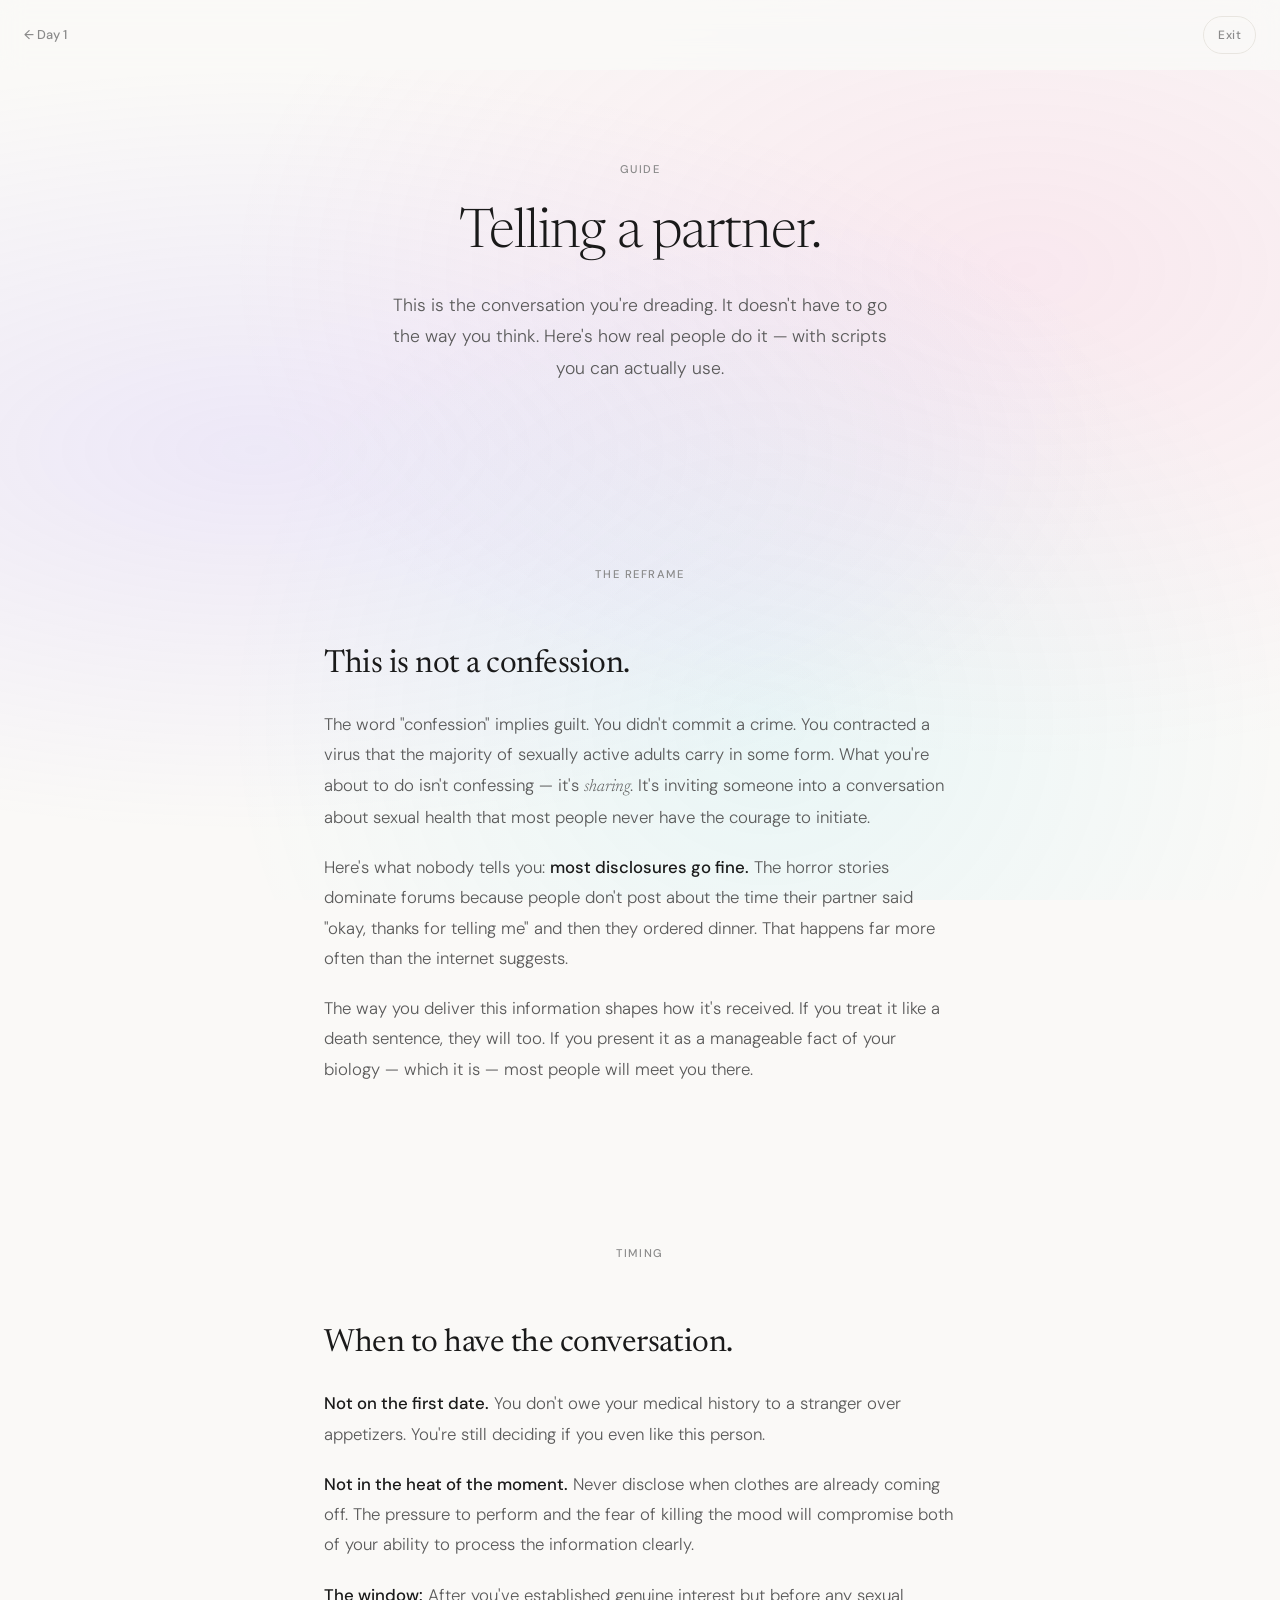
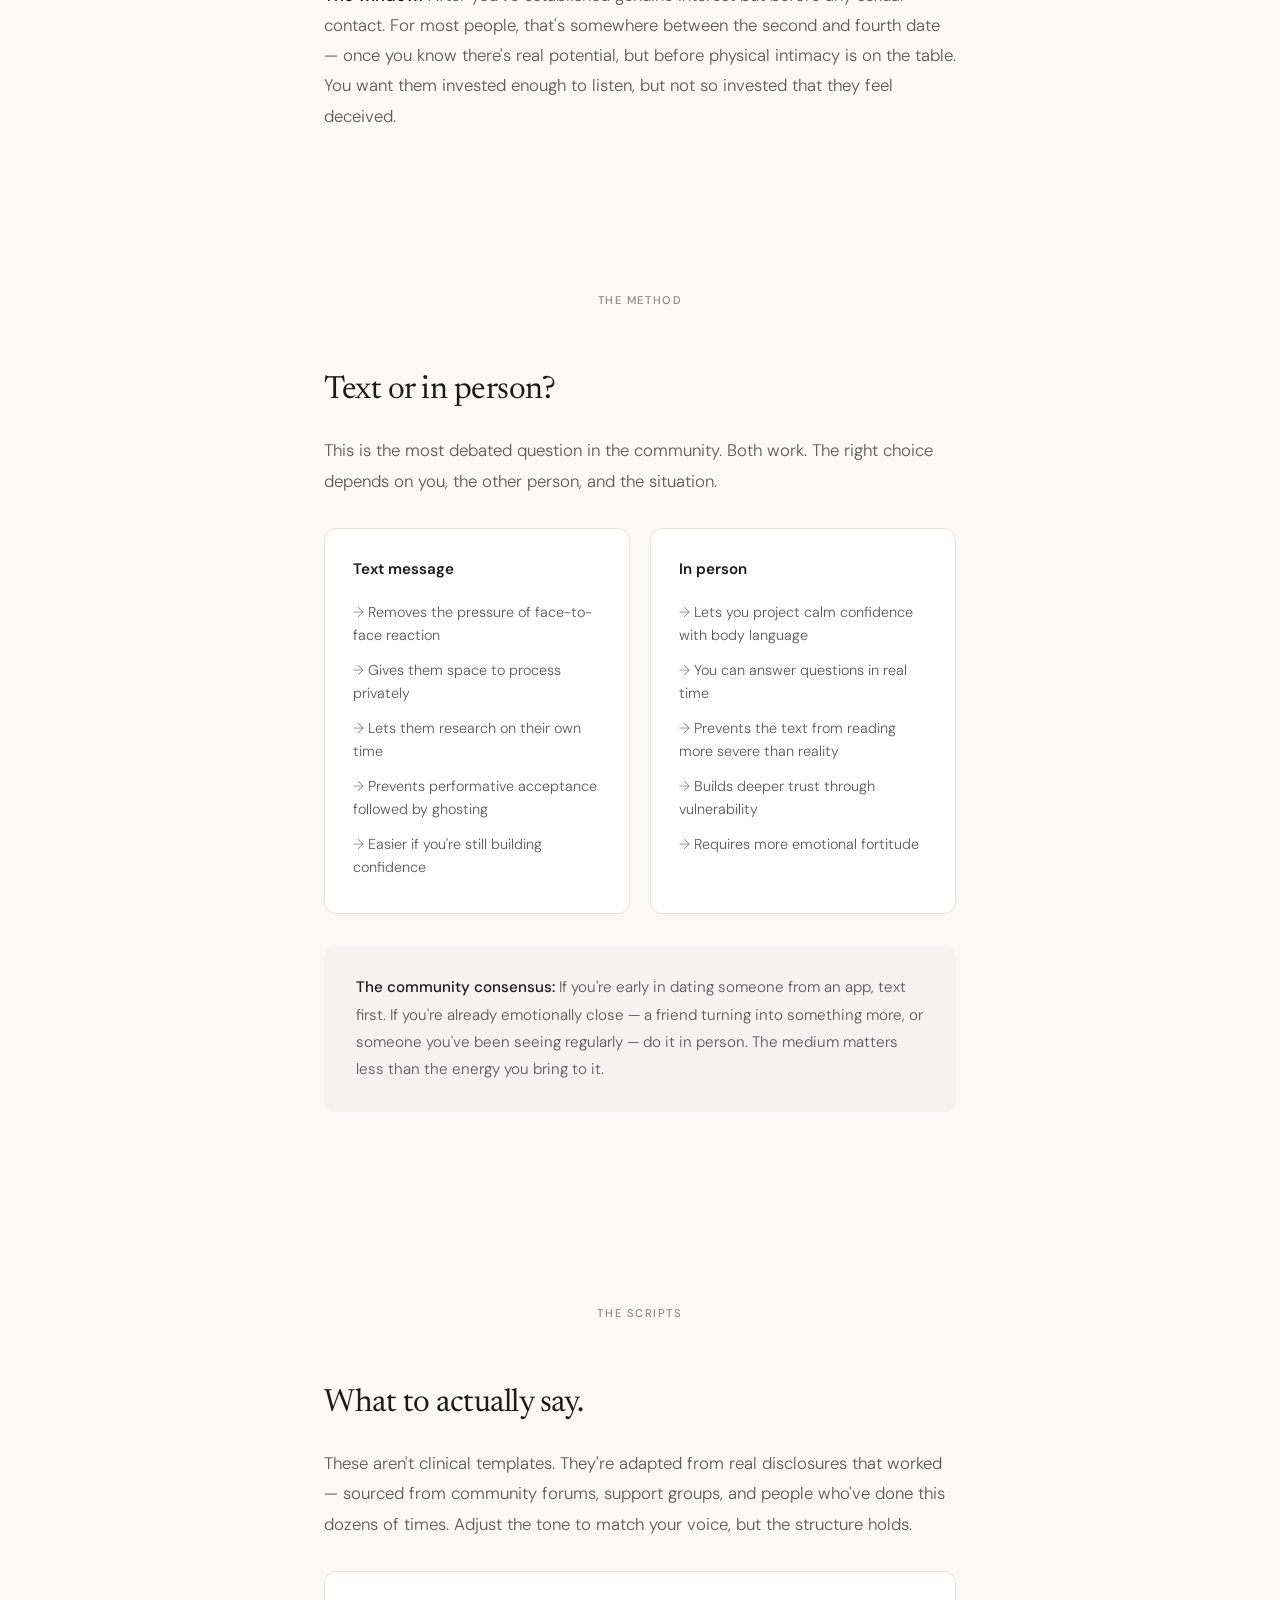
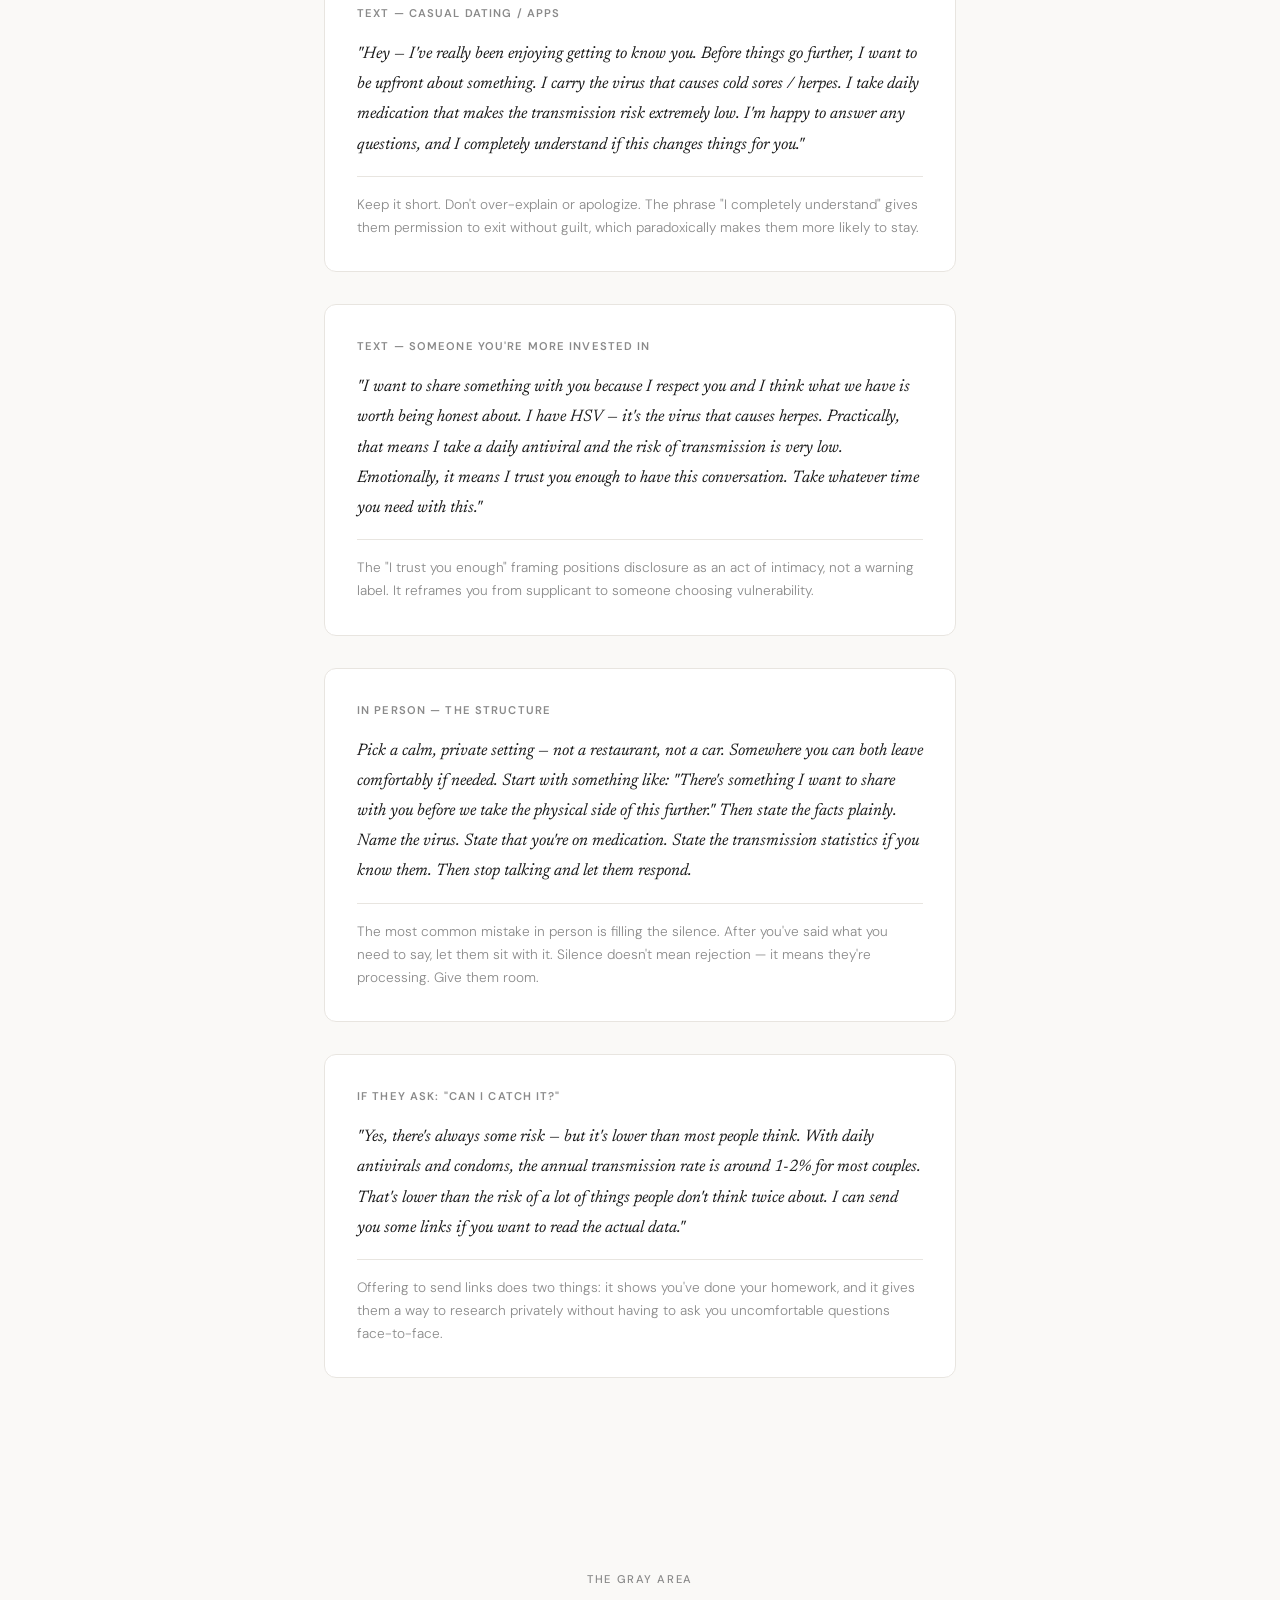
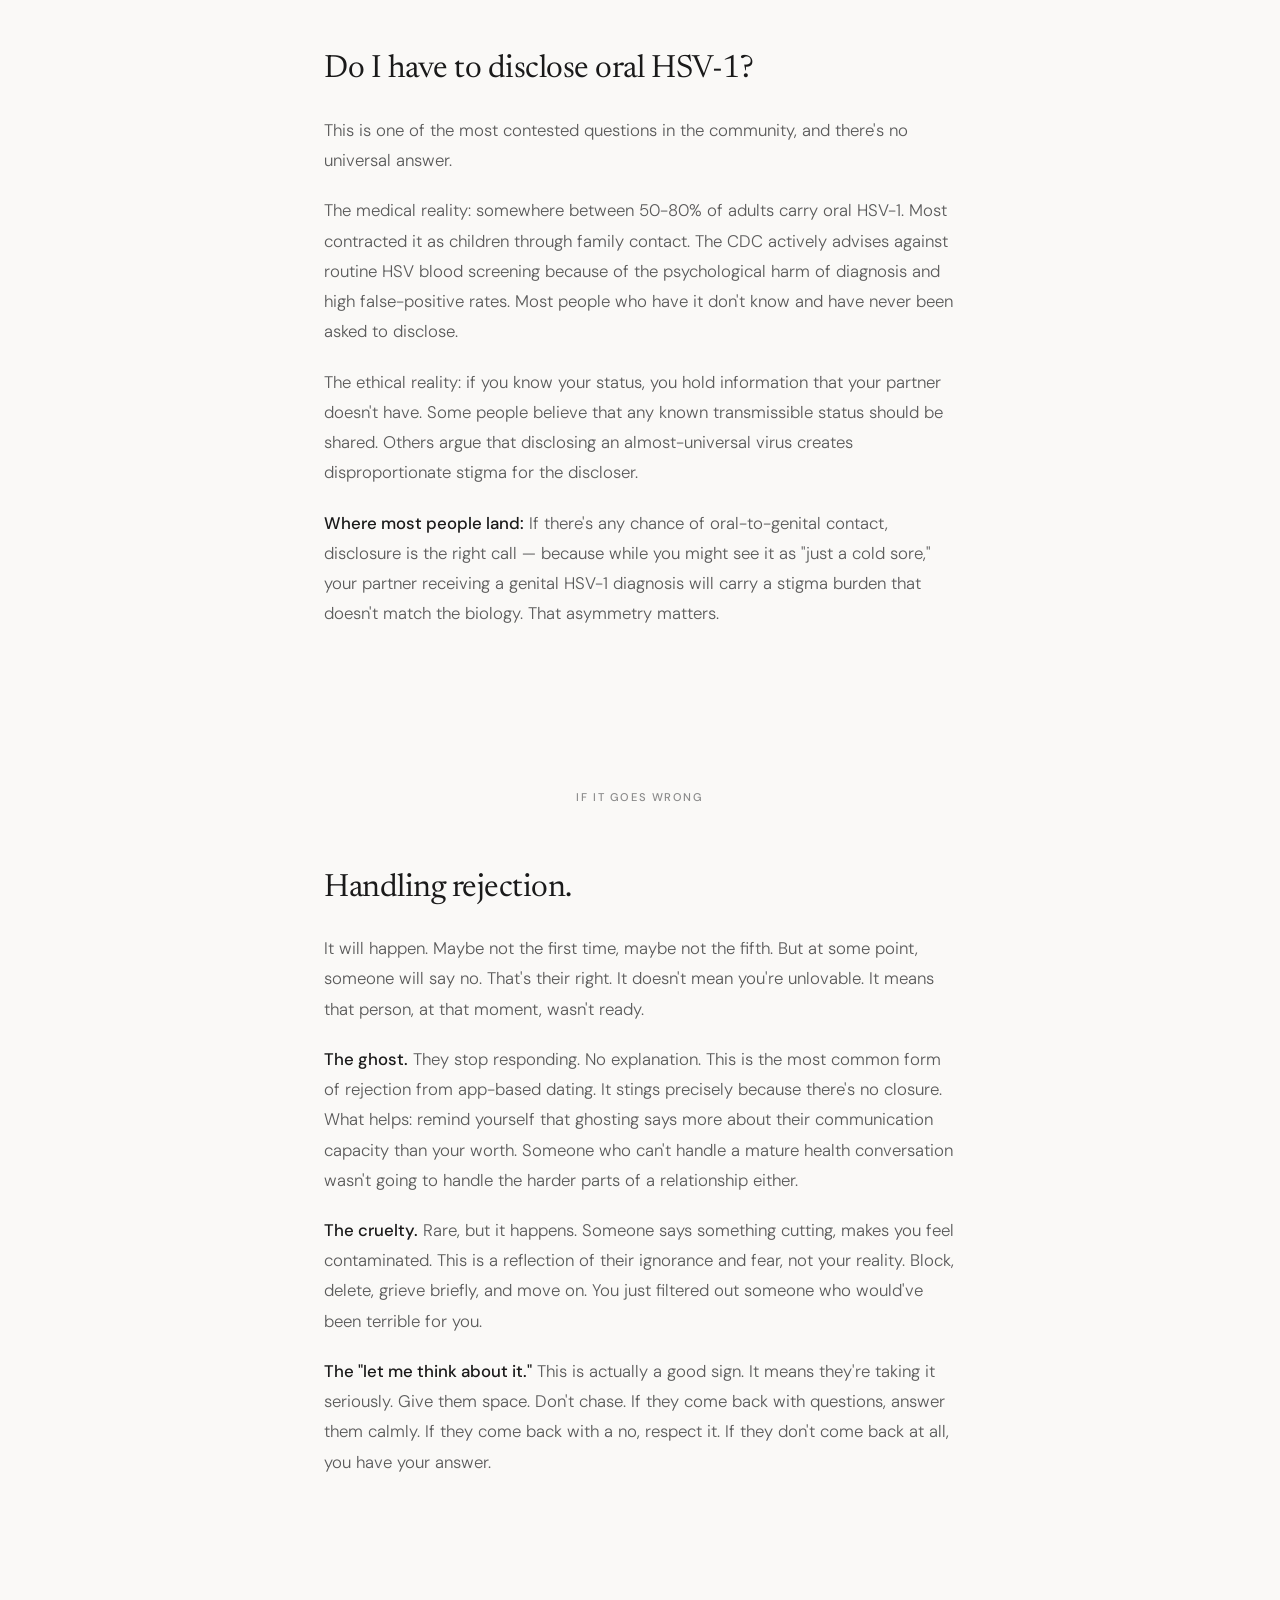
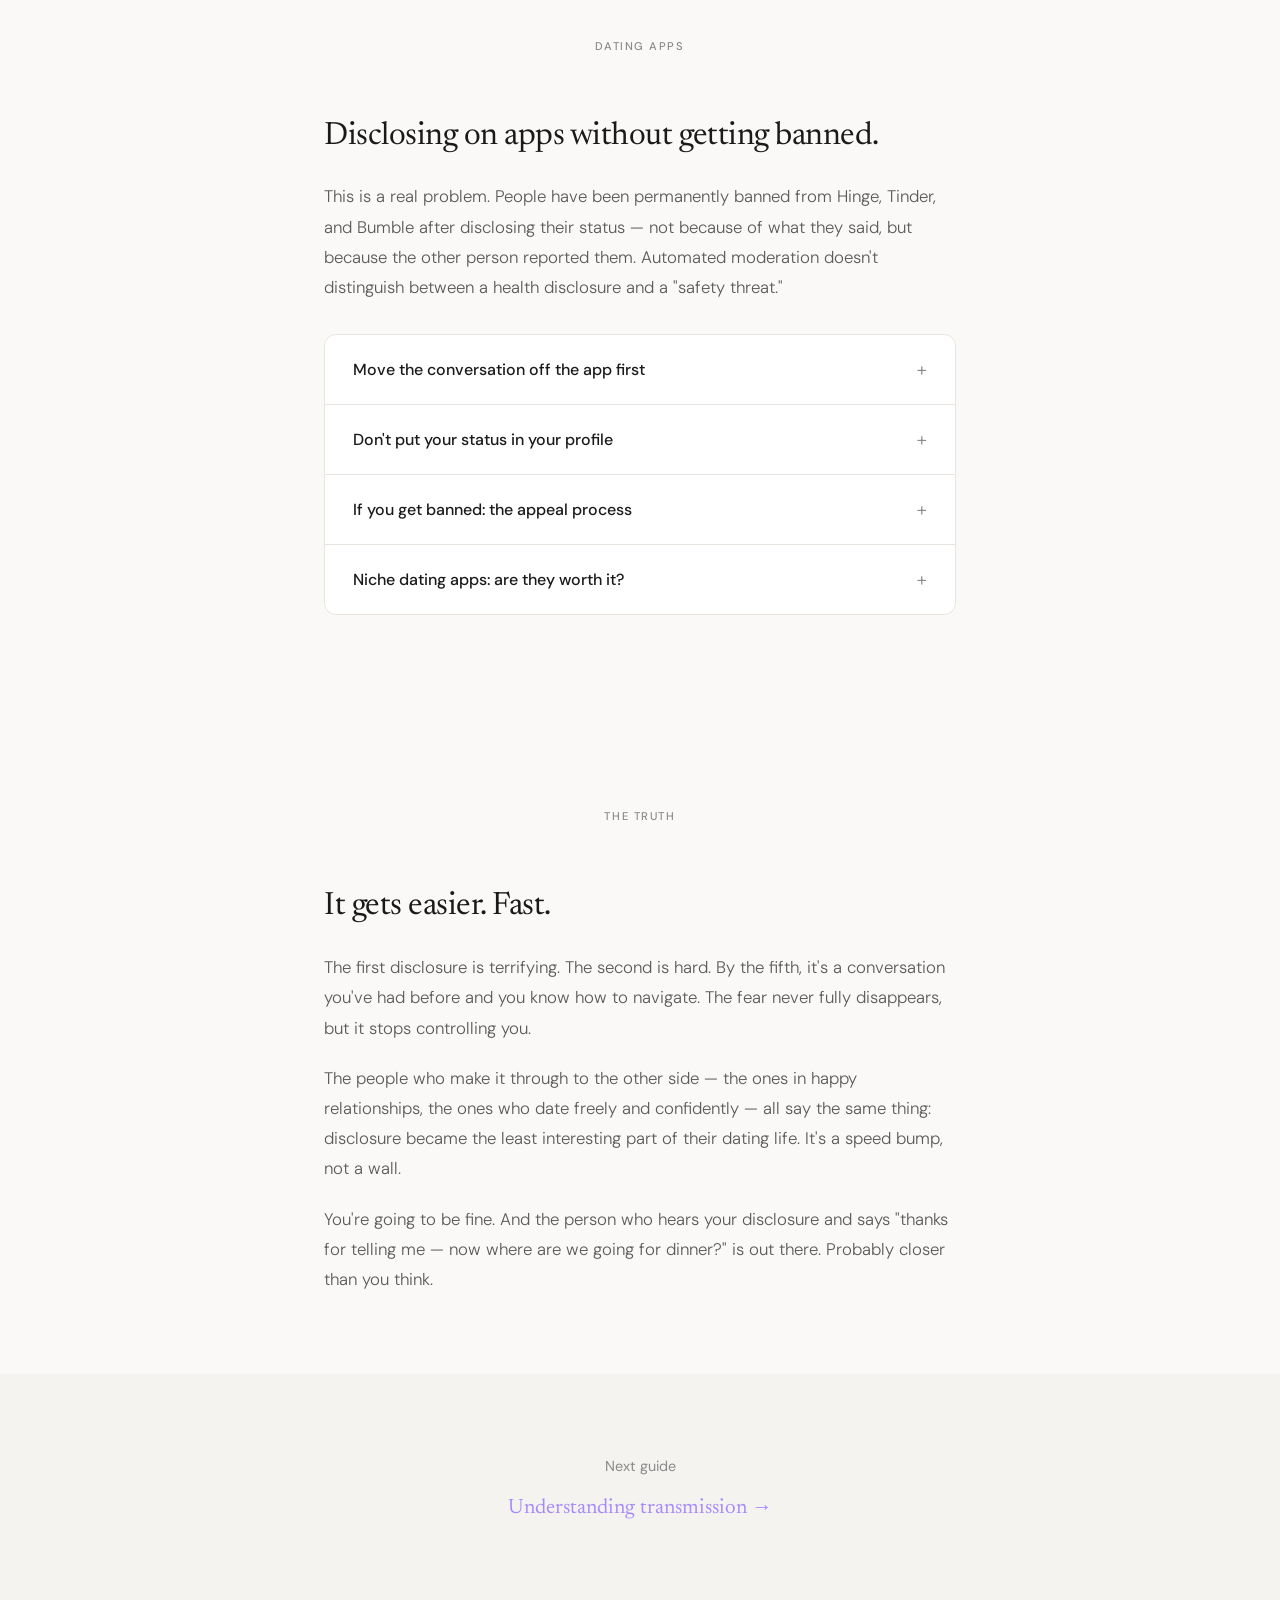
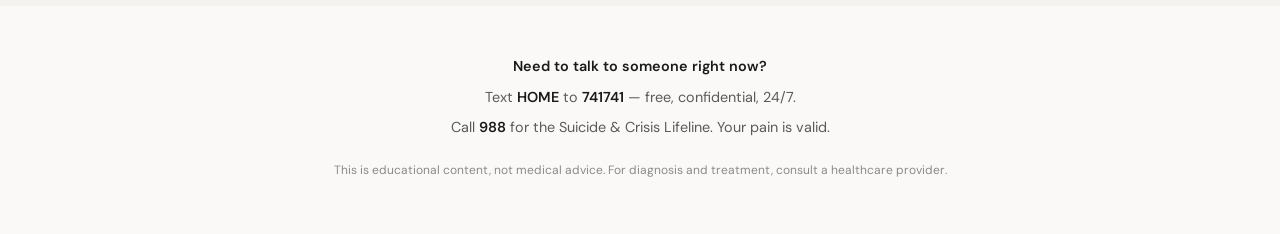
<file: guides/disclosure/index.html>
<!DOCTYPE html>
<html lang="en">
<head>
    <meta charset="UTF-8">
    <meta name="viewport" content="width=device-width, initial-scale=1.0">
    <title>Our Day One | HSV Support & Resources</title>
    <meta name="description" content="A calm, honest guide for the first 24 hours after an HSV diagnosis. Learn the facts about transmission, treatment, and moving forward.">
    <meta property="og:title" content="Day 1 — You're Going to Be Okay">
    <meta property="og:description" content="A calm, honest guide for navigating your first 24 hours. Take a breath, read this, and plan your next steps.">
    <meta property="og:type" content="website">
    <meta property="og:url" content="https://ourday.one/">

    <link rel="preconnect" href="https://fonts.googleapis.com">
    <link rel="preconnect" href="https://fonts.gstatic.com" crossorigin>
    <link href="https://fonts.googleapis.com/css2?family=Newsreader:ital,opsz,wght@0,6..72,300;0,6..72,400;0,6..72,500;1,6..72,300;1,6..72,400&family=DM+Sans:wght@300;400;500;600&display=swap" rel="stylesheet">

    <style>
        :root {
            --font-display: 'Newsreader', Georgia, serif;
            --font-body: 'DM Sans', -apple-system, sans-serif;
            --purple: #a78bfa;
            --pink: #f472b6;
            --cyan: #22d3ee;
            --pearl: #faf9f7;
            --warm-white: #f5f3f0;
            --text-primary: #1a1a1a;
            --text-secondary: #5a5a5a;
            --text-muted: #8a8a8a;
            --border: #e8e5e0;
            --ease-out: cubic-bezier(0.16, 1, 0.3, 1);
        }

        *, *::before, *::after { box-sizing: border-box; margin: 0; padding: 0; }
        html { scroll-behavior: smooth; -webkit-text-size-adjust: 100%; }

        body {
            font-family: var(--font-body);
            font-weight: 400;
            color: var(--text-primary);
            background: var(--pearl);
            line-height: 1.7;
            overflow-x: hidden;
            -webkit-font-smoothing: antialiased;
        }

        body::before {
            content: '';
            position: fixed;
            inset: 0;
            z-index: -1;
            background:
                radial-gradient(ellipse at 20% 50%, rgba(167, 139, 250, 0.15) 0%, transparent 60%),
                radial-gradient(ellipse at 80% 30%, rgba(244, 114, 182, 0.12) 0%, transparent 55%),
                radial-gradient(ellipse at 60% 80%, rgba(34, 211, 238, 0.08) 0%, transparent 50%);
            pointer-events: none;
        }

        /* SCROLL REVEAL */
        .reveal {
            opacity: 0;
            transform: translateY(30px);
            transition: opacity 1.6s var(--ease-out), transform 1.6s var(--ease-out);
        }
        .reveal.visible { opacity: 1; transform: translateY(0); }

        /* NAV */
        .top-nav {
            position: fixed;
            top: 0;
            left: 0;
            right: 0;
            z-index: 100;
            display: flex;
            justify-content: space-between;
            align-items: center;
            padding: 16px 24px;
            background: rgba(250, 249, 247, 0.85);
            backdrop-filter: blur(12px);
            -webkit-backdrop-filter: blur(12px);
        }
        .nav-back {
            font-family: var(--font-body);
            font-size: 0.8rem;
            font-weight: 500;
            color: var(--text-muted);
            text-decoration: none;
            transition: color 0.2s;
        }
        .nav-back:hover { color: var(--text-primary); }
        .safe-exit {
            font-family: var(--font-body);
            font-size: 0.75rem;
            font-weight: 500;
            letter-spacing: 0.04em;
            color: var(--text-muted);
            text-decoration: none;
            padding: 8px 14px;
            border: 1px solid var(--border);
            border-radius: 100px;
            transition: all 0.3s ease;
        }
        .safe-exit:hover { color: var(--text-primary); border-color: var(--text-muted); }

        /* HERO */
        .hero {
            padding: 160px 24px 100px;
            text-align: center;
            max-width: 680px;
            margin: 0 auto;
        }
        .hero-label {
            font-family: var(--font-body);
            font-size: 0.7rem;
            font-weight: 500;
            letter-spacing: 0.14em;
            text-transform: uppercase;
            color: var(--text-muted);
            margin-bottom: 24px;
            opacity: 0;
            animation: fadeUp 1.2s var(--ease-out) 0.2s forwards;
        }
        .hero h1 {
            font-family: var(--font-display);
            font-weight: 300;
            font-size: clamp(2rem, 5vw, 3.4rem);
            line-height: 1.15;
            letter-spacing: -0.02em;
            color: var(--text-primary);
            margin-bottom: 24px;
            opacity: 0;
            animation: fadeUp 1.2s var(--ease-out) 0.4s forwards;
        }
        .hero-sub {
            font-size: 1.1rem;
            font-weight: 300;
            color: var(--text-secondary);
            line-height: 1.8;
            max-width: 500px;
            margin: 0 auto;
            opacity: 0;
            animation: fadeUp 1.2s var(--ease-out) 0.7s forwards;
        }

        @keyframes fadeUp {
            from { opacity: 0; transform: translateY(20px); }
            to { opacity: 1; transform: translateY(0); }
        }

        /* SECTIONS */
        .section { padding: 80px 24px; max-width: 680px; margin: 0 auto; }

        /* SEPARATOR */
        .sep {
            display: flex;
            align-items: center;
            justify-content: center;
            gap: 16px;
            margin-bottom: 60px;
        }
        .sep-label {
            font-family: var(--font-body);
            font-size: 0.7rem;
            font-weight: 500;
            letter-spacing: 0.14em;
            text-transform: uppercase;
            color: var(--text-muted);
        }

        /* PROSE */
        .prose h2 {
            font-family: var(--font-display);
            font-weight: 400;
            font-size: clamp(1.5rem, 3vw, 2rem);
            line-height: 1.3;
            letter-spacing: -0.015em;
            margin-bottom: 24px;
            color: var(--text-primary);
        }
        .prose h3 {
            font-family: var(--font-display);
            font-weight: 400;
            font-size: 1.3rem;
            margin-top: 48px;
            margin-bottom: 16px;
            color: var(--text-primary);
        }
        .prose p {
            font-size: 1.05rem;
            font-weight: 300;
            color: var(--text-secondary);
            margin-bottom: 20px;
            line-height: 1.8;
        }
        .prose p:last-child { margin-bottom: 0; }
        .prose strong { font-weight: 500; color: var(--text-primary); }
        .prose em { font-family: var(--font-display); font-style: italic; }

        /* SCRIPT BLOCKS */
        .script-block {
            background: white;
            border: 1px solid var(--border);
            border-radius: 12px;
            padding: 32px;
            margin: 32px 0;
            position: relative;
        }
        .script-label {
            font-size: 0.7rem;
            font-weight: 600;
            letter-spacing: 0.1em;
            text-transform: uppercase;
            color: var(--text-muted);
            margin-bottom: 16px;
            display: block;
        }
        .script-text {
            font-family: var(--font-display);
            font-size: 1.05rem;
            font-weight: 400;
            font-style: italic;
            color: var(--text-primary);
            line-height: 1.8;
        }
        .script-note {
            font-family: var(--font-body);
            font-size: 0.85rem;
            font-weight: 300;
            font-style: normal;
            color: var(--text-muted);
            margin-top: 16px;
            padding-top: 16px;
            border-top: 1px solid var(--border);
        }

        /* COMPARISON BLOCKS */
        .compare-grid {
            display: grid;
            grid-template-columns: 1fr 1fr;
            gap: 20px;
            margin: 32px 0;
        }
        .compare-card {
            background: white;
            border: 1px solid var(--border);
            border-radius: 12px;
            padding: 28px;
        }
        .compare-card h4 {
            font-family: var(--font-body);
            font-size: 0.95rem;
            font-weight: 600;
            margin-bottom: 12px;
            color: var(--text-primary);
        }
        .compare-card p {
            font-size: 0.9rem;
            font-weight: 300;
            color: var(--text-secondary);
            line-height: 1.6;
            margin: 0;
        }
        .compare-card ul {
            list-style: none;
            padding: 0;
            margin: 0;
        }
        .compare-card li {
            font-size: 0.9rem;
            font-weight: 300;
            color: var(--text-secondary);
            line-height: 1.6;
            padding: 6px 0;
        }
        .compare-card li::before {
            content: '→ ';
            color: var(--text-muted);
        }

        /* CALLOUT */
        .callout {
            background: var(--warm-white);
            border-radius: 12px;
            padding: 28px 32px;
            margin: 32px 0;
        }
        .callout p {
            font-size: 0.95rem;
            margin-bottom: 12px;
        }
        .callout p:last-child { margin-bottom: 0; }

        /* ACCORDION */
        .accordion {
            border: 1px solid var(--border);
            border-radius: 12px;
            background: white;
            overflow: hidden;
            margin: 32px 0;
        }
        .accordion-item { border-bottom: 1px solid var(--border); }
        .accordion-item:last-child { border-bottom: none; }
        .accordion-trigger {
            width: 100%;
            background: none;
            border: none;
            font-family: var(--font-body);
            font-size: 1rem;
            font-weight: 500;
            color: var(--text-primary);
            text-align: left;
            padding: 22px 28px;
            cursor: pointer;
            display: flex;
            justify-content: space-between;
            align-items: center;
            transition: background 0.2s ease;
        }
        .accordion-trigger:hover { background: var(--warm-white); }
        .accordion-icon {
            font-size: 1.2rem;
            font-weight: 300;
            color: var(--text-muted);
            transition: transform 0.3s var(--ease-out);
            flex-shrink: 0;
            margin-left: 16px;
        }
        .accordion-item.open .accordion-icon { transform: rotate(45deg); }
        .accordion-body {
            max-height: 0;
            overflow: hidden;
            transition: max-height 0.4s var(--ease-out);
        }
        .accordion-body-inner {
            padding: 0 28px 24px;
            font-size: 0.95rem;
            font-weight: 300;
            color: var(--text-secondary);
            line-height: 1.8;
        }

        /* NEXT GUIDE LINK */
        .next-guide {
            text-align: center;
            padding: 80px 24px;
            background: var(--warm-white);
        }
        .next-guide p {
            font-size: 0.9rem;
            color: var(--text-muted);
            margin-bottom: 12px;
        }
        .next-guide a {
            font-family: var(--font-display);
            font-size: 1.3rem;
            font-weight: 400;
            color: var(--purple);
            text-decoration: none;
            transition: color 0.2s;
        }
        .next-guide a:hover { color: var(--pink); }

        /* CRISIS FOOTER */
        .crisis-bar {
            text-align: center;
            padding: 48px 24px;
        }
        .crisis-bar p { font-size: 0.9rem; color: var(--text-secondary); margin-bottom: 6px; }
        .crisis-bar strong { font-weight: 600; color: var(--text-primary); }
        .crisis-bar .disclaimer { font-size: 0.75rem; color: var(--text-muted); margin-top: 20px; }

        /* RESPONSIVE */
        @media (max-width: 600px) {
            .section { padding: 60px 20px; }
            .hero { padding: 140px 20px 72px; }
            .compare-grid { grid-template-columns: 1fr; }
            .script-block { padding: 24px; }
            .accordion-trigger { padding: 18px 20px; font-size: 0.95rem; }
            .accordion-body-inner { padding: 0 20px 20px; }
        }
    </style>
</head>
<body>

    <!-- NAV -->
    <nav class="top-nav">
        <a href="/" class="nav-back">← Day 1</a>
        <a href="https://weather.com" class="safe-exit">Exit</a>
    </nav>

    <!-- HERO -->
    <header class="hero">
        <div class="hero-label">Guide</div>
        <h1>Telling a partner.</h1>
        <p class="hero-sub">
            This is the conversation you're dreading. It doesn't have to go the way you think.
            Here's how real people do it — with scripts you can actually use.
        </p>
    </header>

    <!-- THE REFRAME -->
    <section class="section prose">
        <div class="sep reveal"><span class="sep-label">The reframe</span></div>

        <h2 class="reveal">This is not a confession.</h2>

        <p class="reveal">
            The word "confession" implies guilt. You didn't commit a crime. You contracted
            a virus that the majority of sexually active adults carry in some form. What
            you're about to do isn't confessing — it's <em>sharing</em>. It's inviting someone
            into a conversation about sexual health that most people never have the courage
            to initiate.
        </p>
        <p class="reveal">
            Here's what nobody tells you: <strong>most disclosures go fine.</strong> The horror
            stories dominate forums because people don't post about the time their partner
            said "okay, thanks for telling me" and then they ordered dinner. That happens
            far more often than the internet suggests.
        </p>
        <p class="reveal">
            The way you deliver this information shapes how it's received. If you treat it
            like a death sentence, they will too. If you present it as a manageable fact
            of your biology — which it is — most people will meet you there.
        </p>
    </section>

    <!-- TIMING -->
    <section class="section prose">
        <div class="sep reveal"><span class="sep-label">Timing</span></div>

        <h2 class="reveal">When to have the conversation.</h2>

        <p class="reveal">
            <strong>Not on the first date.</strong> You don't owe your medical history to a stranger
            over appetizers. You're still deciding if you even like this person.
        </p>
        <p class="reveal">
            <strong>Not in the heat of the moment.</strong> Never disclose when clothes are
            already coming off. The pressure to perform and the fear of killing the mood
            will compromise both of your ability to process the information clearly.
        </p>
        <p class="reveal">
            <strong>The window:</strong> After you've established genuine interest but before
            any sexual contact. For most people, that's somewhere between the second and
            fourth date — once you know there's real potential, but before physical
            intimacy is on the table. You want them invested enough to listen, but not so
            invested that they feel deceived.
        </p>
    </section>

    <!-- TEXT VS IN-PERSON -->
    <section class="section prose">
        <div class="sep reveal"><span class="sep-label">The method</span></div>

        <h2 class="reveal">Text or in person?</h2>

        <p class="reveal">
            This is the most debated question in the community. Both work.
            The right choice depends on you, the other person, and the situation.
        </p>

        <div class="compare-grid reveal">
            <div class="compare-card">
                <h4>Text message</h4>
                <ul>
                    <li>Removes the pressure of face-to-face reaction</li>
                    <li>Gives them space to process privately</li>
                    <li>Lets them research on their own time</li>
                    <li>Prevents performative acceptance followed by ghosting</li>
                    <li>Easier if you're still building confidence</li>
                </ul>
            </div>
            <div class="compare-card">
                <h4>In person</h4>
                <ul>
                    <li>Lets you project calm confidence with body language</li>
                    <li>You can answer questions in real time</li>
                    <li>Prevents the text from reading more severe than reality</li>
                    <li>Builds deeper trust through vulnerability</li>
                    <li>Requires more emotional fortitude</li>
                </ul>
            </div>
        </div>

        <div class="callout reveal">
            <p><strong>The community consensus:</strong> If you're early in dating someone
            from an app, text first. If you're already emotionally close — a friend
            turning into something more, or someone you've been seeing regularly — do
            it in person. The medium matters less than the energy you bring to it.</p>
        </div>
    </section>

    <!-- SCRIPTS -->
    <section class="section prose">
        <div class="sep reveal"><span class="sep-label">The scripts</span></div>

        <h2 class="reveal">What to actually say.</h2>

        <p class="reveal">
            These aren't clinical templates. They're adapted from real disclosures
            that worked — sourced from community forums, support groups, and
            people who've done this dozens of times. Adjust the tone to match
            your voice, but the structure holds.
        </p>

        <div class="script-block reveal">
            <span class="script-label">Text — casual dating / apps</span>
            <div class="script-text">
                "Hey — I've really been enjoying getting to know you. Before things go
                further, I want to be upfront about something. I carry the virus that causes
                cold sores / herpes. I take daily medication that makes the transmission
                risk extremely low. I'm happy to answer any questions, and I completely
                understand if this changes things for you."
            </div>
            <div class="script-note">
                Keep it short. Don't over-explain or apologize. The phrase "I completely
                understand" gives them permission to exit without guilt, which paradoxically
                makes them more likely to stay.
            </div>
        </div>

        <div class="script-block reveal">
            <span class="script-label">Text — someone you're more invested in</span>
            <div class="script-text">
                "I want to share something with you because I respect you and I think
                what we have is worth being honest about. I have HSV — it's the virus
                that causes herpes. Practically, that means I take a daily antiviral and
                the risk of transmission is very low. Emotionally, it means I trust you
                enough to have this conversation. Take whatever time you need with this."
            </div>
            <div class="script-note">
                The "I trust you enough" framing positions disclosure as an act of
                intimacy, not a warning label. It reframes you from supplicant to
                someone choosing vulnerability.
            </div>
        </div>

        <div class="script-block reveal">
            <span class="script-label">In person — the structure</span>
            <div class="script-text">
                Pick a calm, private setting — not a restaurant, not a car. Somewhere
                you can both leave comfortably if needed. Start with something like:
                "There's something I want to share with you before we take the physical
                side of this further." Then state the facts plainly. Name the virus.
                State that you're on medication. State the transmission statistics if
                you know them. Then stop talking and let them respond.
            </div>
            <div class="script-note">
                The most common mistake in person is filling the silence. After you've
                said what you need to say, let them sit with it. Silence doesn't mean
                rejection — it means they're processing. Give them room.
            </div>
        </div>

        <div class="script-block reveal">
            <span class="script-label">If they ask: "Can I catch it?"</span>
            <div class="script-text">
                "Yes, there's always some risk — but it's lower than most people think.
                With daily antivirals and condoms, the annual transmission rate is around
                1-2% for most couples. That's lower than the risk of a lot of things
                people don't think twice about. I can send you some links if you want
                to read the actual data."
            </div>
            <div class="script-note">
                Offering to send links does two things: it shows you've done your homework,
                and it gives them a way to research privately without having to ask you
                uncomfortable questions face-to-face.
            </div>
        </div>
    </section>

    <!-- HSV-1 QUESTION -->
    <section class="section prose">
        <div class="sep reveal"><span class="sep-label">The gray area</span></div>

        <h2 class="reveal">Do I have to disclose oral HSV-1?</h2>

        <p class="reveal">
            This is one of the most contested questions in the community, and there's
            no universal answer.
        </p>
        <p class="reveal">
            The medical reality: somewhere between 50-80% of adults carry oral HSV-1.
            Most contracted it as children through family contact. The CDC actively
            advises against routine HSV blood screening because of the psychological
            harm of diagnosis and high false-positive rates. Most people who have it
            don't know and have never been asked to disclose.
        </p>
        <p class="reveal">
            The ethical reality: if you know your status, you hold information that
            your partner doesn't have. Some people believe that any known transmissible
            status should be shared. Others argue that disclosing an almost-universal
            virus creates disproportionate stigma for the discloser.
        </p>
        <p class="reveal">
            <strong>Where most people land:</strong> If there's any chance of oral-to-genital
            contact, disclosure is the right call — because while you might see it as
            "just a cold sore," your partner receiving a genital HSV-1 diagnosis will
            carry a stigma burden that doesn't match the biology. That asymmetry matters.
        </p>
    </section>

    <!-- HANDLING REJECTION -->
    <section class="section prose">
        <div class="sep reveal"><span class="sep-label">If it goes wrong</span></div>

        <h2 class="reveal">Handling rejection.</h2>

        <p class="reveal">
            It will happen. Maybe not the first time, maybe not the fifth. But at
            some point, someone will say no. That's their right. It doesn't mean
            you're unlovable. It means that person, at that moment, wasn't ready.
        </p>
        <p class="reveal">
            <strong>The ghost.</strong> They stop responding. No explanation. This is
            the most common form of rejection from app-based dating. It stings
            precisely because there's no closure. What helps: remind yourself that
            ghosting says more about their communication capacity than your worth.
            Someone who can't handle a mature health conversation wasn't going to
            handle the harder parts of a relationship either.
        </p>
        <p class="reveal">
            <strong>The cruelty.</strong> Rare, but it happens. Someone says something
            cutting, makes you feel contaminated. This is a reflection of their ignorance
            and fear, not your reality. Block, delete, grieve briefly, and move on.
            You just filtered out someone who would've been terrible for you.
        </p>
        <p class="reveal">
            <strong>The "let me think about it."</strong> This is actually a good sign.
            It means they're taking it seriously. Give them space. Don't chase. If they
            come back with questions, answer them calmly. If they come back with a no,
            respect it. If they don't come back at all, you have your answer.
        </p>
    </section>

    <!-- DATING APPS -->
    <section class="section">
        <div class="sep reveal"><span class="sep-label">Dating apps</span></div>

        <div class="prose reveal" style="margin-bottom: 24px;">
            <h2>Disclosing on apps without getting banned.</h2>
            <p>
                This is a real problem. People have been permanently banned from Hinge, Tinder,
                and Bumble after disclosing their status — not because of what they said,
                but because the other person reported them. Automated moderation doesn't
                distinguish between a health disclosure and a "safety threat."
            </p>
        </div>

        <div class="accordion reveal">
            <div class="accordion-item">
                <button class="accordion-trigger">
                    <span>Move the conversation off the app first</span>
                    <span class="accordion-icon">+</span>
                </button>
                <div class="accordion-body">
                    <div class="accordion-body-inner">
                        Before disclosing, exchange phone numbers or move to a messaging
                        app. The disclosure should never happen inside a platform that has
                        automated keyword-based moderation. Once you're on iMessage, Signal,
                        or WhatsApp, you're in a private space where no algorithm can flag you.
                    </div>
                </div>
            </div>
            <div class="accordion-item">
                <button class="accordion-trigger">
                    <span>Don't put your status in your profile</span>
                    <span class="accordion-icon">+</span>
                </button>
                <div class="accordion-body">
                    <div class="accordion-body-inner">
                        Some people advocate for radical transparency in your bio. It's
                        brave, but it's risky. Colleagues, family, and acquaintances can see
                        your profile. It also opens you to matching with people who fetishize
                        the condition or who swipe specifically to harass. Disclose privately
                        to people you've vetted, not publicly to everyone on the platform.
                    </div>
                </div>
            </div>
            <div class="accordion-item">
                <button class="accordion-trigger">
                    <span>If you get banned: the appeal process</span>
                    <span class="accordion-icon">+</span>
                </button>
                <div class="accordion-body">
                    <div class="accordion-body-inner">
                        Most platforms have an appeal form buried in their help center.
                        State clearly that you were sharing a medical disclosure in good
                        faith and that the report was retaliatory. Reference their own
                        non-discrimination policies. Success rates vary, but some users
                        have gotten accounts reinstated. If the appeal fails, creating a
                        new account with a different phone number is the community workaround,
                        though it violates most platforms' terms of service.
                    </div>
                </div>
            </div>
            <div class="accordion-item">
                <button class="accordion-trigger">
                    <span>Niche dating apps: are they worth it?</span>
                    <span class="accordion-icon">+</span>
                </button>
                <div class="accordion-body">
                    <div class="accordion-body-inner">
                        Platforms like Positive Singles and Hope eliminate the disclosure
                        conversation entirely. The trade-off: smaller dating pools,
                        geographic limitations, and subscription costs ($30-$35/month for
                        the premium tiers). They're useful as a supplement — especially
                        right after diagnosis when your confidence is low — but most
                        long-term community members eventually return to mainstream apps
                        with better disclosure skills.
                    </div>
                </div>
            </div>
        </div>
    </section>

    <!-- THE TRUTH ABOUT DISCLOSURE -->
    <section class="section prose">
        <div class="sep reveal"><span class="sep-label">The truth</span></div>

        <h2 class="reveal">It gets easier. Fast.</h2>

        <p class="reveal">
            The first disclosure is terrifying. The second is hard. By the fifth,
            it's a conversation you've had before and you know how to navigate.
            The fear never fully disappears, but it stops controlling you.
        </p>
        <p class="reveal">
            The people who make it through to the other side — the ones in happy
            relationships, the ones who date freely and confidently — all say the
            same thing: disclosure became the least interesting part of their dating
            life. It's a speed bump, not a wall.
        </p>
        <p class="reveal">
            You're going to be fine. And the person who hears your disclosure and
            says "thanks for telling me — now where are we going for dinner?" is
            out there. Probably closer than you think.
        </p>
    </section>

    <!-- NEXT GUIDE -->
    <div class="next-guide reveal">
        <p>Next guide</p>
        <a href="/guides/transmission">Understanding transmission →</a>
    </div>

    <!-- CRISIS FOOTER -->
    <footer class="crisis-bar">
        <p><strong>Need to talk to someone right now?</strong></p>
        <p>Text <strong>HOME</strong> to <strong>741741</strong> — free, confidential, 24/7.</p>
        <p>Call <strong>988</strong> for the Suicide & Crisis Lifeline. Your pain is valid.</p>
        <p class="disclaimer">This is educational content, not medical advice. For diagnosis and treatment, consult a healthcare provider.</p>
    </footer>

    <!-- JS -->
    <script>
        const observer = new IntersectionObserver((entries) => {
            entries.forEach(entry => {
                if (entry.isIntersecting) entry.target.classList.add('visible');
            });
        }, { threshold: 0.1, rootMargin: '0px 0px -40px 0px' });

        document.querySelectorAll('.reveal').forEach(el => observer.observe(el));

        document.querySelectorAll('.accordion-trigger').forEach(trigger => {
            trigger.addEventListener('click', () => {
                const item = trigger.parentElement;
                const body = trigger.nextElementSibling;
                const isOpen = item.classList.contains('open');
                document.querySelectorAll('.accordion-item').forEach(i => {
                    i.classList.remove('open');
                    i.querySelector('.accordion-body').style.maxHeight = null;
                });
                if (!isOpen) {
                    item.classList.add('open');
                    body.style.maxHeight = body.scrollHeight + 'px';
                }
            });
        });

        document.addEventListener('keyup', (e) => {
            if (e.key === 'Escape') window.location.href = 'https://weather.com';
        });
    </script>
</body>
</html>
</file>
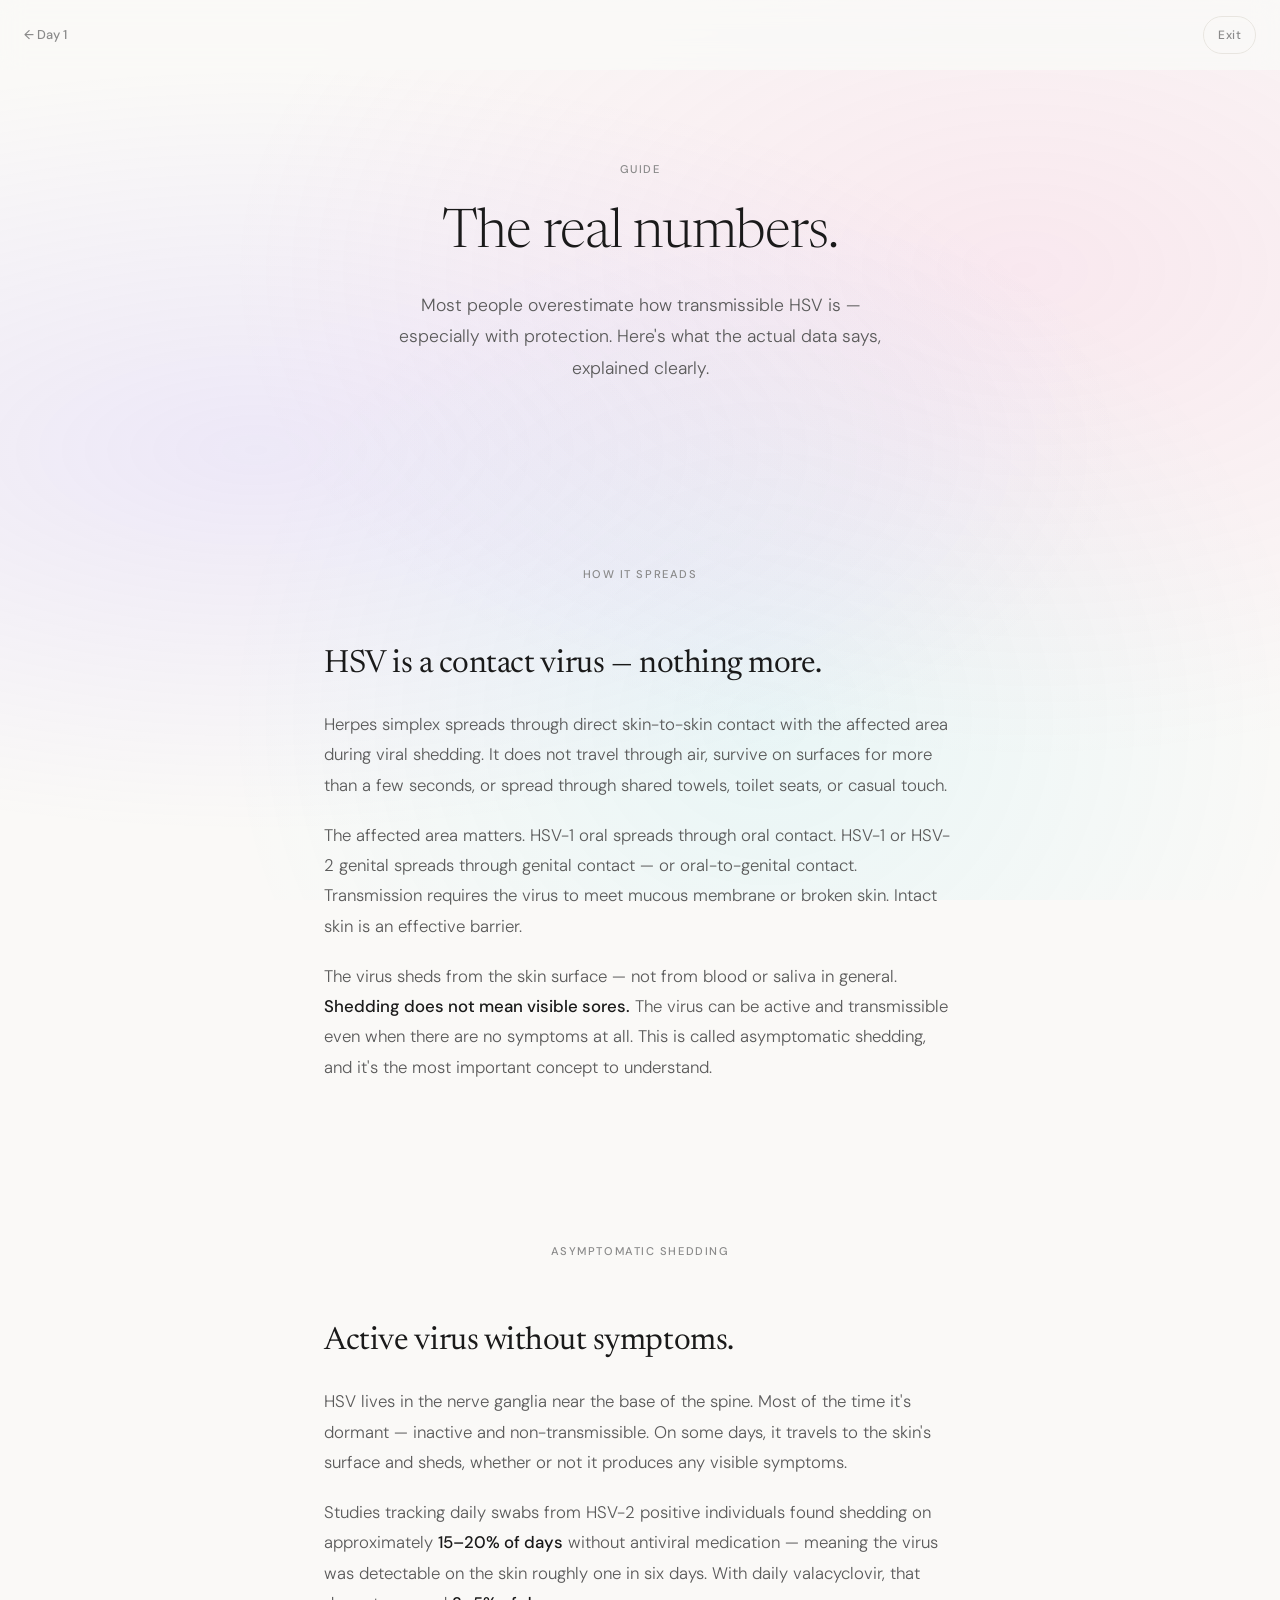
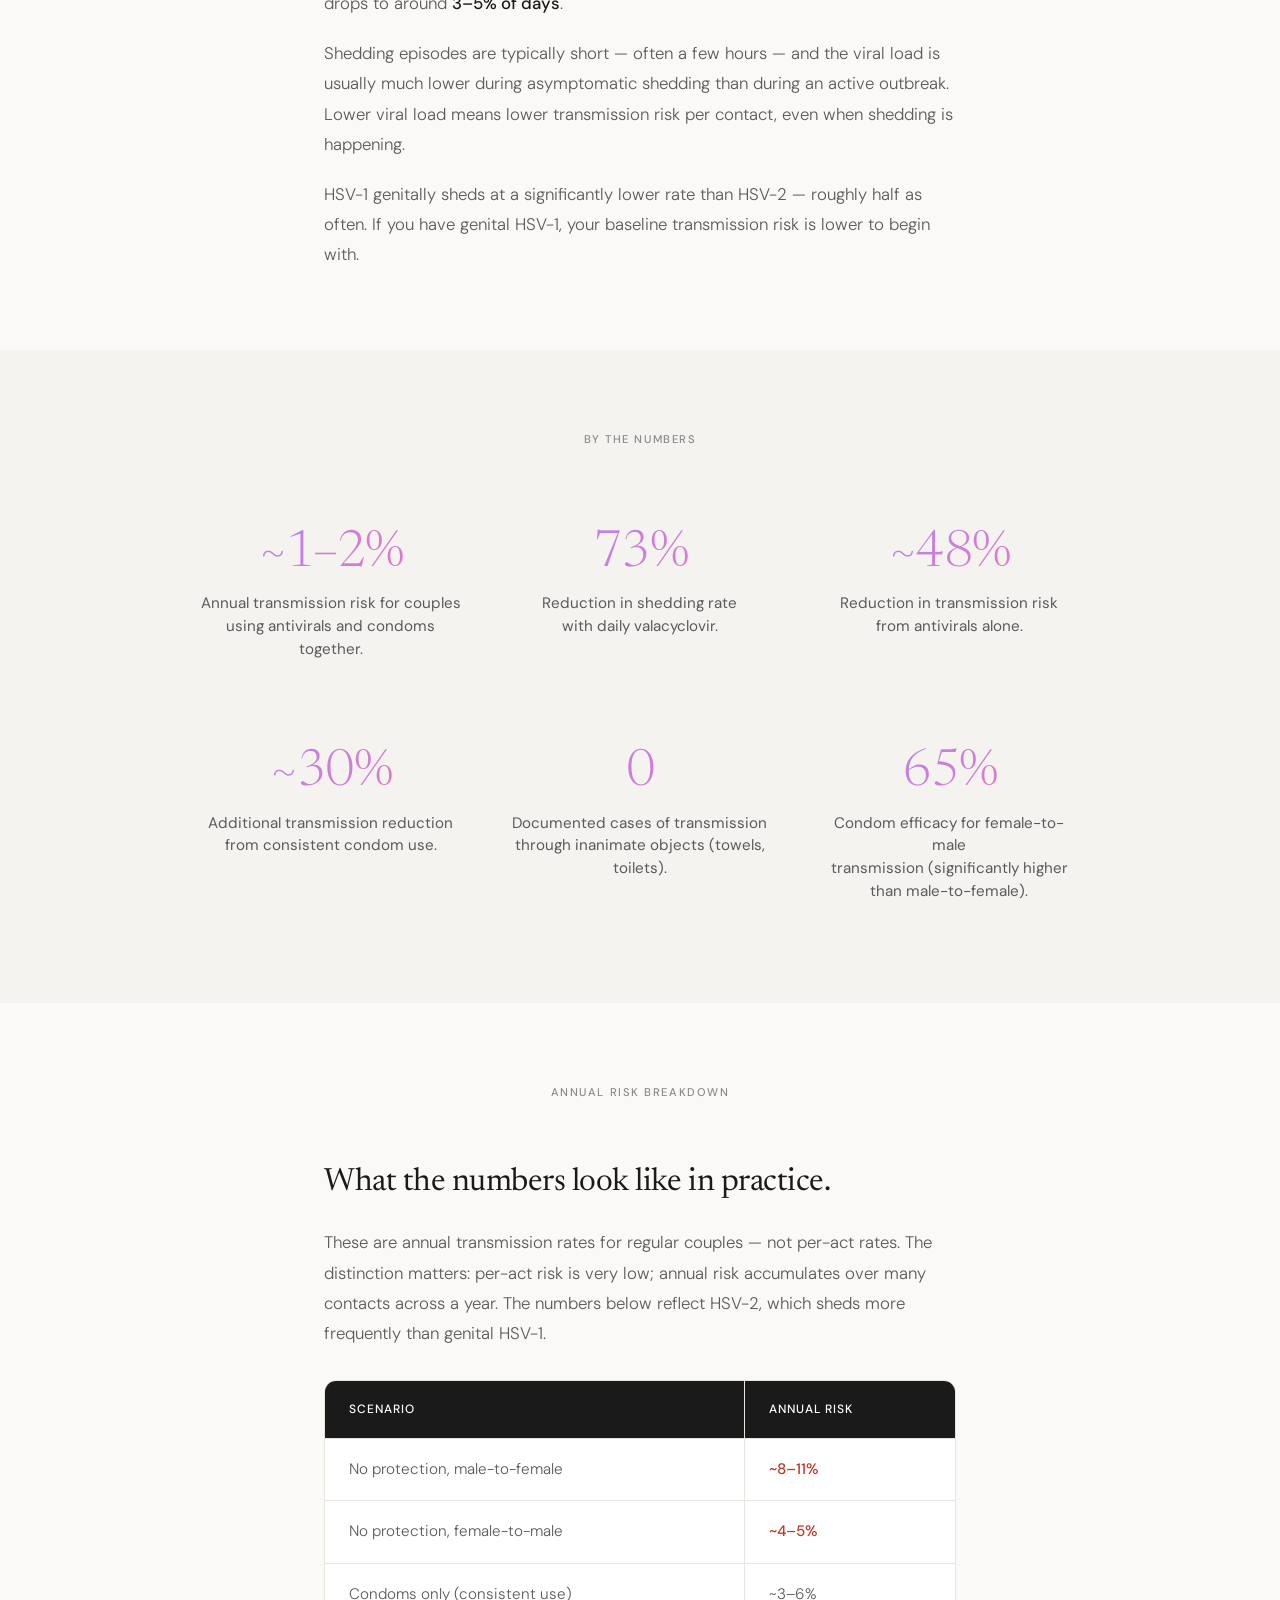
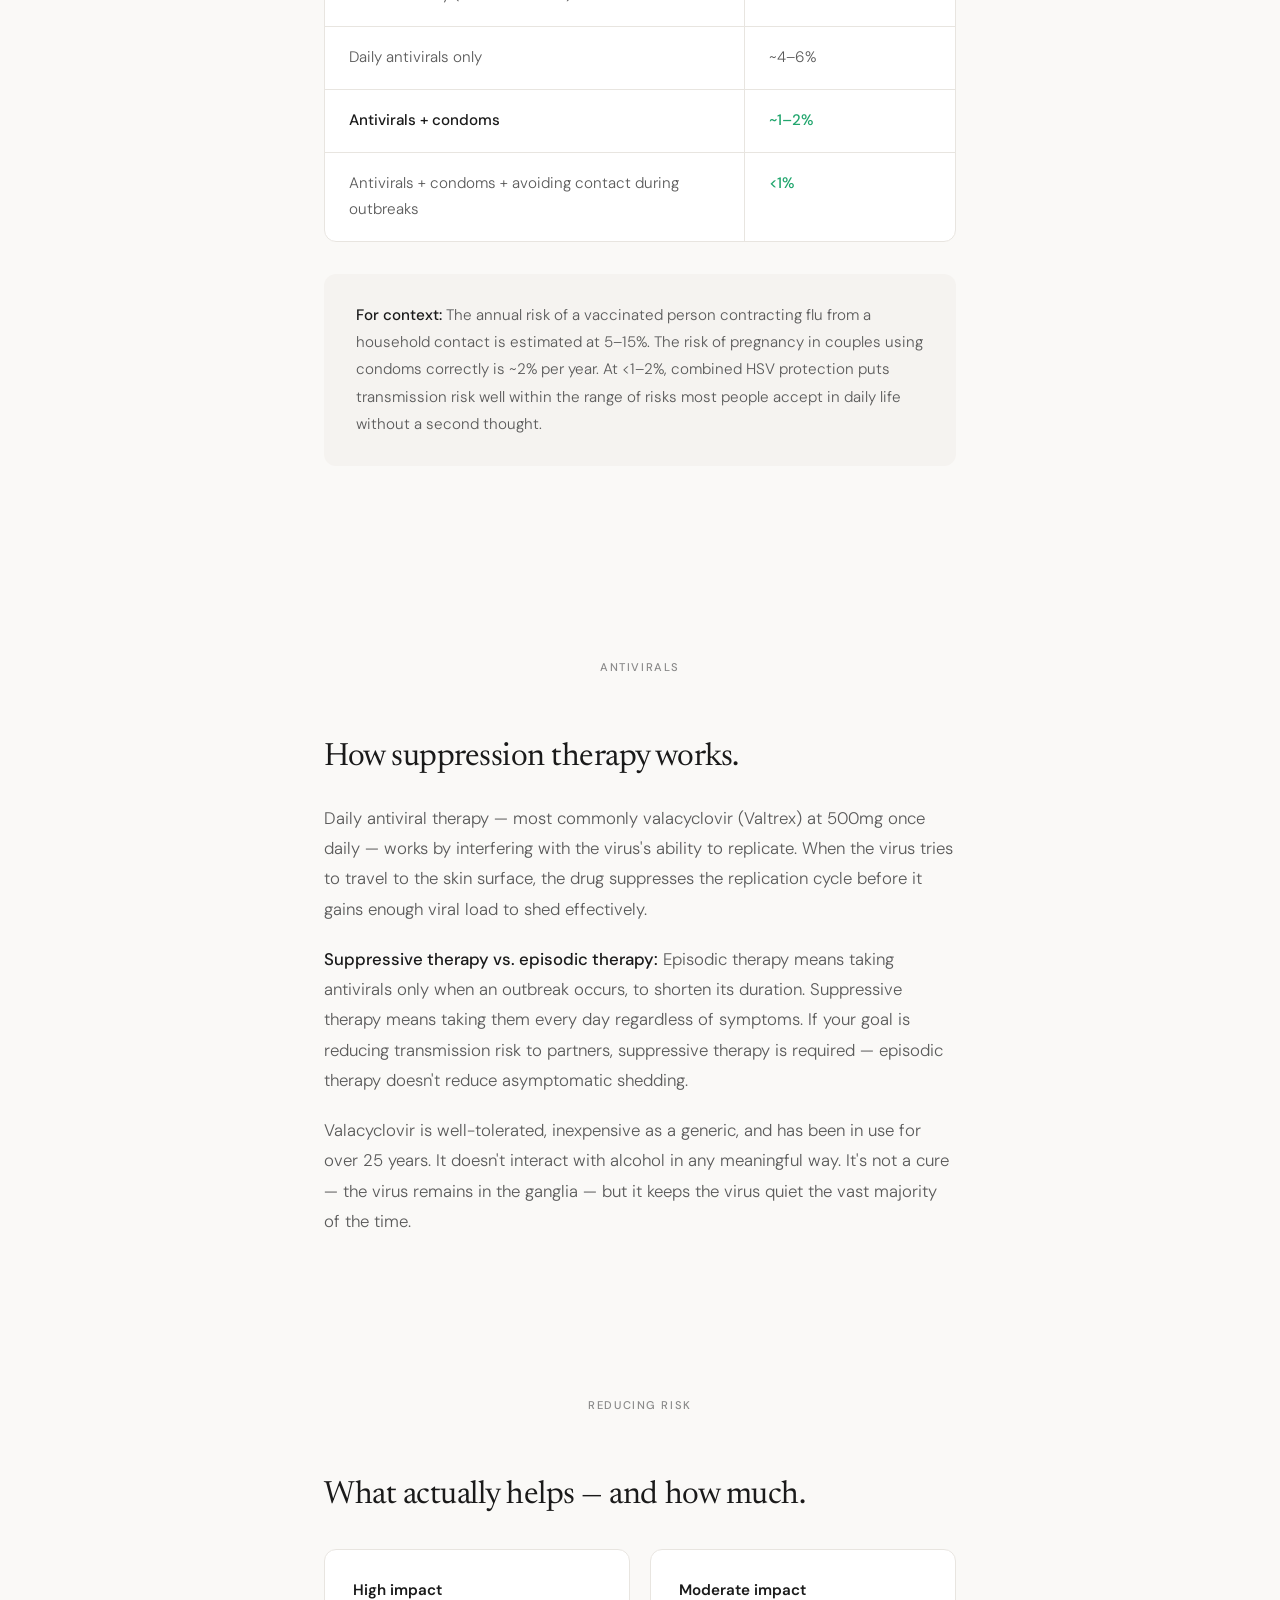
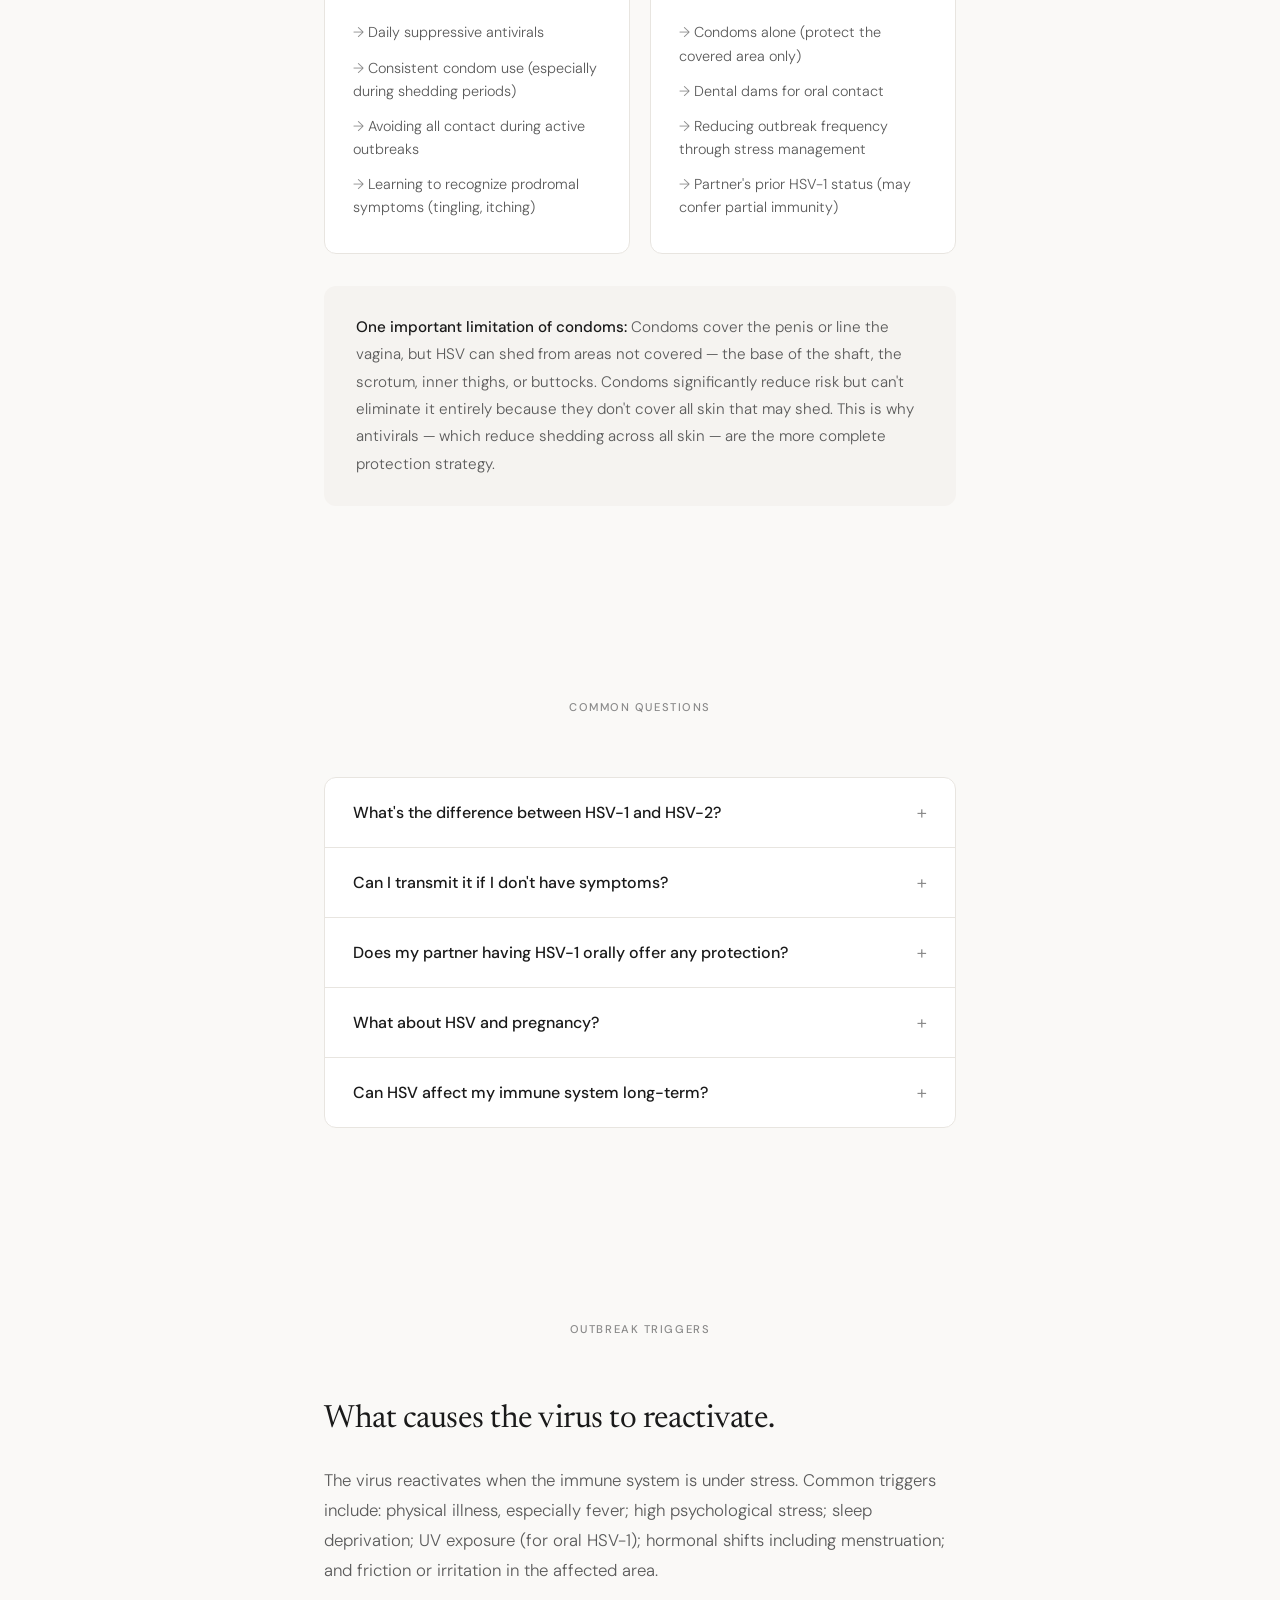
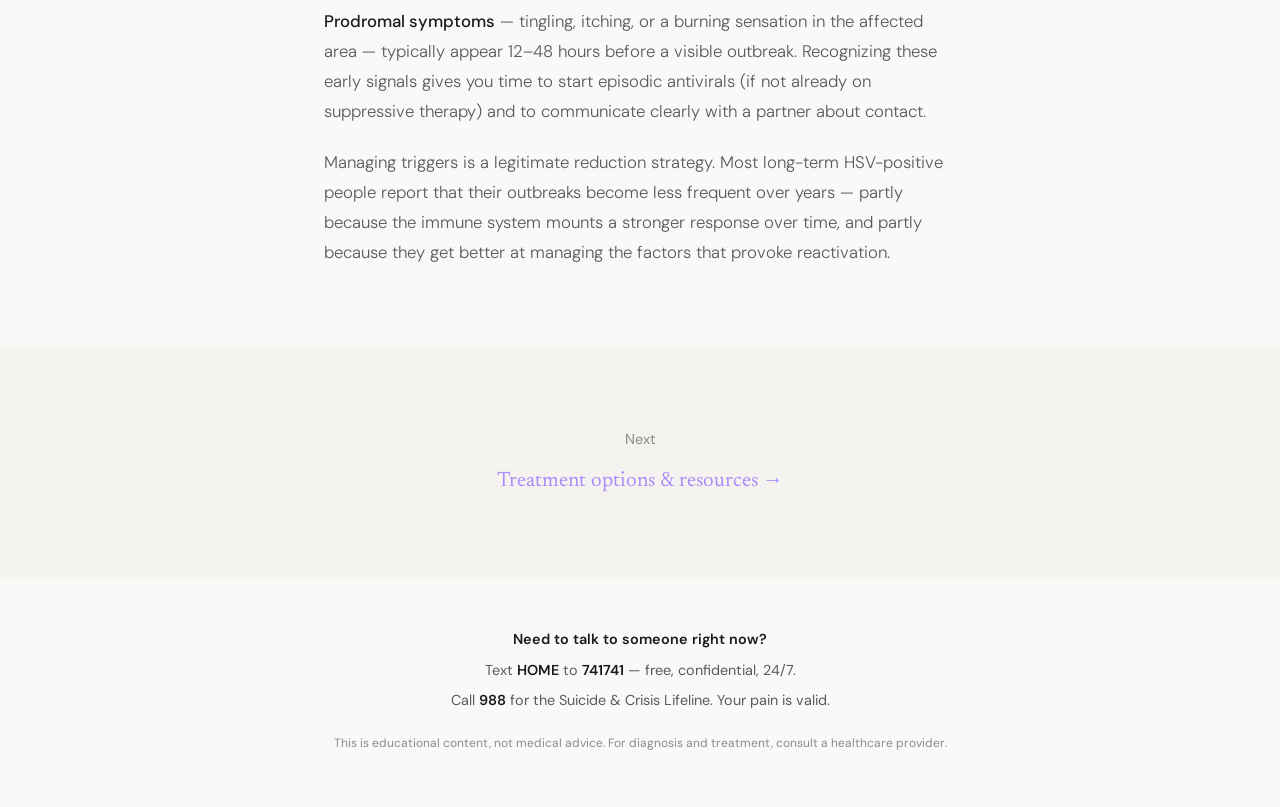
<file: guides/transmission/index.html>
<!DOCTYPE html>
<html lang="en">
<head>
    <meta charset="UTF-8">
    <meta name="viewport" content="width=device-width, initial-scale=1.0">
    <title>Our Day One | HSV Support & Resources</title>
    <meta name="description" content="A calm, honest guide for the first 24 hours after an HSV diagnosis. Learn the facts about transmission, treatment, and moving forward.">
    <meta property="og:title" content="Day 1 — You're Going to Be Okay">
    <meta property="og:description" content="A calm, honest guide for navigating your first 24 hours. Take a breath, read this, and plan your next steps.">
    <meta property="og:type" content="website">
    <meta property="og:url" content="https://ourday.one/">

    <link rel="preconnect" href="https://fonts.googleapis.com">
    <link rel="preconnect" href="https://fonts.gstatic.com" crossorigin>
    <link href="https://fonts.googleapis.com/css2?family=Newsreader:ital,opsz,wght@0,6..72,300;0,6..72,400;0,6..72,500;1,6..72,300;1,6..72,400&family=DM+Sans:wght@300;400;500;600&display=swap" rel="stylesheet">

    <style>
        :root {
            --font-display: 'Newsreader', Georgia, serif;
            --font-body: 'DM Sans', -apple-system, sans-serif;
            --purple: #a78bfa;
            --pink: #f472b6;
            --cyan: #22d3ee;
            --pearl: #faf9f7;
            --warm-white: #f5f3f0;
            --text-primary: #1a1a1a;
            --text-secondary: #5a5a5a;
            --text-muted: #8a8a8a;
            --border: #e8e5e0;
            --ease-out: cubic-bezier(0.16, 1, 0.3, 1);
        }

        *, *::before, *::after { box-sizing: border-box; margin: 0; padding: 0; }
        html { scroll-behavior: smooth; -webkit-text-size-adjust: 100%; }

        body {
            font-family: var(--font-body);
            font-weight: 400;
            color: var(--text-primary);
            background: var(--pearl);
            line-height: 1.7;
            overflow-x: hidden;
            -webkit-font-smoothing: antialiased;
        }

        body::before {
            content: '';
            position: fixed;
            inset: 0;
            z-index: -1;
            background:
                radial-gradient(ellipse at 20% 50%, rgba(167, 139, 250, 0.15) 0%, transparent 60%),
                radial-gradient(ellipse at 80% 30%, rgba(244, 114, 182, 0.12) 0%, transparent 55%),
                radial-gradient(ellipse at 60% 80%, rgba(34, 211, 238, 0.08) 0%, transparent 50%);
            pointer-events: none;
        }

        /* SCROLL REVEAL */
        .reveal {
            opacity: 0;
            transform: translateY(30px);
            transition: opacity 1.6s var(--ease-out), transform 1.6s var(--ease-out);
        }
        .reveal.visible { opacity: 1; transform: translateY(0); }

        /* NAV */
        .top-nav {
            position: fixed;
            top: 0;
            left: 0;
            right: 0;
            z-index: 100;
            display: flex;
            justify-content: space-between;
            align-items: center;
            padding: 16px 24px;
            background: rgba(250, 249, 247, 0.85);
            backdrop-filter: blur(12px);
            -webkit-backdrop-filter: blur(12px);
        }
        .nav-back {
            font-family: var(--font-body);
            font-size: 0.8rem;
            font-weight: 500;
            color: var(--text-muted);
            text-decoration: none;
            transition: color 0.2s;
        }
        .nav-back:hover { color: var(--text-primary); }
        .safe-exit {
            font-family: var(--font-body);
            font-size: 0.75rem;
            font-weight: 500;
            letter-spacing: 0.04em;
            color: var(--text-muted);
            text-decoration: none;
            padding: 8px 14px;
            border: 1px solid var(--border);
            border-radius: 100px;
            transition: all 0.3s ease;
        }
        .safe-exit:hover { color: var(--text-primary); border-color: var(--text-muted); }

        /* HERO */
        .hero {
            padding: 160px 24px 100px;
            text-align: center;
            max-width: 680px;
            margin: 0 auto;
        }
        .hero-label {
            font-family: var(--font-body);
            font-size: 0.7rem;
            font-weight: 500;
            letter-spacing: 0.14em;
            text-transform: uppercase;
            color: var(--text-muted);
            margin-bottom: 24px;
            opacity: 0;
            animation: fadeUp 1.2s var(--ease-out) 0.2s forwards;
        }
        .hero h1 {
            font-family: var(--font-display);
            font-weight: 300;
            font-size: clamp(2rem, 5vw, 3.4rem);
            line-height: 1.15;
            letter-spacing: -0.02em;
            color: var(--text-primary);
            margin-bottom: 24px;
            opacity: 0;
            animation: fadeUp 1.2s var(--ease-out) 0.4s forwards;
        }
        .hero-sub {
            font-size: 1.1rem;
            font-weight: 300;
            color: var(--text-secondary);
            line-height: 1.8;
            max-width: 500px;
            margin: 0 auto;
            opacity: 0;
            animation: fadeUp 1.2s var(--ease-out) 0.7s forwards;
        }

        @keyframes fadeUp {
            from { opacity: 0; transform: translateY(20px); }
            to { opacity: 1; transform: translateY(0); }
        }

        /* SECTIONS */
        .section { padding: 80px 24px; max-width: 680px; margin: 0 auto; }
        .section-wide { padding: 80px 24px; max-width: 880px; margin: 0 auto; }
        .section-full { padding: 80px 24px; }

        /* SEPARATOR */
        .sep {
            display: flex;
            align-items: center;
            justify-content: center;
            gap: 16px;
            margin-bottom: 60px;
        }
        .sep-label {
            font-family: var(--font-body);
            font-size: 0.7rem;
            font-weight: 500;
            letter-spacing: 0.14em;
            text-transform: uppercase;
            color: var(--text-muted);
        }

        /* PROSE */
        .prose h2 {
            font-family: var(--font-display);
            font-weight: 400;
            font-size: clamp(1.5rem, 3vw, 2rem);
            line-height: 1.3;
            letter-spacing: -0.015em;
            margin-bottom: 24px;
            color: var(--text-primary);
        }
        .prose h3 {
            font-family: var(--font-display);
            font-weight: 400;
            font-size: 1.3rem;
            margin-top: 48px;
            margin-bottom: 16px;
            color: var(--text-primary);
        }
        .prose p {
            font-size: 1.05rem;
            font-weight: 300;
            color: var(--text-secondary);
            margin-bottom: 20px;
            line-height: 1.8;
        }
        .prose p:last-child { margin-bottom: 0; }
        .prose strong { font-weight: 500; color: var(--text-primary); }
        .prose em { font-family: var(--font-display); font-style: italic; }

        /* STAT BAND */
        .stat-band { background: var(--warm-white); }
        .stat-grid {
            display: grid;
            grid-template-columns: repeat(auto-fit, minmax(220px, 1fr));
            gap: 48px;
            max-width: 880px;
            margin: 0 auto;
            text-align: center;
        }
        .stagger > .reveal:nth-child(1) { transition-delay: 0s; }
        .stagger > .reveal:nth-child(2) { transition-delay: 0.2s; }
        .stagger > .reveal:nth-child(3) { transition-delay: 0.4s; }
        .stagger > .reveal:nth-child(4) { transition-delay: 0.6s; }
        .stat-item { padding: 20px 0; }
        .stat-number {
            font-family: var(--font-display);
            font-size: 3.2rem;
            font-weight: 300;
            letter-spacing: -0.03em;
            line-height: 1;
            margin-bottom: 12px;
            background: linear-gradient(135deg, var(--purple), var(--pink));
            -webkit-background-clip: text;
            -webkit-text-fill-color: transparent;
            background-clip: text;
        }
        .stat-label {
            font-size: 0.95rem;
            font-weight: 400;
            color: var(--text-secondary);
            line-height: 1.5;
        }

        /* RISK TABLE */
        .risk-table {
            width: 100%;
            border: 1px solid var(--border);
            border-radius: 12px;
            overflow: hidden;
            background: white;
            margin: 32px 0;
        }
        .risk-row {
            display: grid;
            grid-template-columns: 2fr 1fr;
            border-bottom: 1px solid var(--border);
        }
        .risk-row:last-child { border-bottom: none; }
        .risk-head { background: var(--text-primary); }
        .risk-head .risk-cell {
            color: white;
            font-weight: 500;
            font-size: 0.75rem;
            letter-spacing: 0.08em;
            text-transform: uppercase;
        }
        .risk-cell { padding: 18px 24px; font-size: 0.95rem; font-weight: 300; color: var(--text-secondary); }
        .risk-cell:first-child { border-right: 1px solid var(--border); }
        .risk-cell strong { font-weight: 500; color: var(--text-primary); }
        .risk-low { color: #22a66e !important; font-weight: 500 !important; }
        .risk-high { color: #c0392b !important; font-weight: 500 !important; }

        /* COMPARE GRID */
        .compare-grid {
            display: grid;
            grid-template-columns: 1fr 1fr;
            gap: 20px;
            margin: 32px 0;
        }
        .compare-card {
            background: white;
            border: 1px solid var(--border);
            border-radius: 12px;
            padding: 28px;
        }
        .compare-card h4 {
            font-family: var(--font-body);
            font-size: 0.95rem;
            font-weight: 600;
            margin-bottom: 12px;
            color: var(--text-primary);
        }
        .compare-card ul { list-style: none; padding: 0; margin: 0; }
        .compare-card li {
            font-size: 0.9rem;
            font-weight: 300;
            color: var(--text-secondary);
            line-height: 1.6;
            padding: 6px 0;
        }
        .compare-card li::before { content: '→ '; color: var(--text-muted); }

        /* CALLOUT */
        .callout {
            background: var(--warm-white);
            border-radius: 12px;
            padding: 28px 32px;
            margin: 32px 0;
        }
        .callout p { font-size: 0.95rem; margin-bottom: 12px; color: var(--text-secondary); font-weight: 300; line-height: 1.8; }
        .callout p:last-child { margin-bottom: 0; }
        .callout strong { font-weight: 500; color: var(--text-primary); }

        /* ACCORDION */
        .accordion {
            border: 1px solid var(--border);
            border-radius: 12px;
            background: white;
            overflow: hidden;
            margin: 32px 0;
        }
        .accordion-item { border-bottom: 1px solid var(--border); }
        .accordion-item:last-child { border-bottom: none; }
        .accordion-trigger {
            width: 100%;
            background: none;
            border: none;
            font-family: var(--font-body);
            font-size: 1rem;
            font-weight: 500;
            color: var(--text-primary);
            text-align: left;
            padding: 22px 28px;
            cursor: pointer;
            display: flex;
            justify-content: space-between;
            align-items: center;
            transition: background 0.2s ease;
        }
        .accordion-trigger:hover { background: var(--warm-white); }
        .accordion-icon {
            font-size: 1.2rem;
            font-weight: 300;
            color: var(--text-muted);
            transition: transform 0.3s var(--ease-out);
            flex-shrink: 0;
            margin-left: 16px;
        }
        .accordion-item.open .accordion-icon { transform: rotate(45deg); }
        .accordion-body {
            max-height: 0;
            overflow: hidden;
            transition: max-height 0.4s var(--ease-out);
        }
        .accordion-body-inner {
            padding: 0 28px 24px;
            font-size: 0.95rem;
            font-weight: 300;
            color: var(--text-secondary);
            line-height: 1.8;
        }

        /* NEXT GUIDE LINK */
        .next-guide {
            text-align: center;
            padding: 80px 24px;
            background: var(--warm-white);
        }
        .next-guide p { font-size: 0.9rem; color: var(--text-muted); margin-bottom: 12px; }
        .next-guide a {
            font-family: var(--font-display);
            font-size: 1.3rem;
            font-weight: 400;
            color: var(--purple);
            text-decoration: none;
            transition: color 0.2s;
        }
        .next-guide a:hover { color: var(--pink); }

        /* CRISIS FOOTER */
        .crisis-bar { text-align: center; padding: 48px 24px; }
        .crisis-bar p { font-size: 0.9rem; color: var(--text-secondary); margin-bottom: 6px; }
        .crisis-bar strong { font-weight: 600; color: var(--text-primary); }
        .crisis-bar .disclaimer { font-size: 0.75rem; color: var(--text-muted); margin-top: 20px; }

        /* RESPONSIVE */
        @media (max-width: 600px) {
            .section, .section-wide, .section-full { padding: 60px 20px; }
            .hero { padding: 140px 20px 72px; }
            .compare-grid { grid-template-columns: 1fr; }
            .risk-row { grid-template-columns: 1fr; }
            .risk-cell:first-child { border-right: none; border-bottom: 1px solid var(--border); }
            .accordion-trigger { padding: 18px 20px; font-size: 0.95rem; }
            .accordion-body-inner { padding: 0 20px 20px; }
        }
    </style>
</head>
<body>

    <!-- NAV -->
    <nav class="top-nav">
        <a href="/" class="nav-back">← Day 1</a>
        <a href="https://weather.com" class="safe-exit">Exit</a>
    </nav>

    <!-- HERO -->
    <header class="hero">
        <div class="hero-label">Guide</div>
        <h1>The real numbers.</h1>
        <p class="hero-sub">
            Most people overestimate how transmissible HSV is — especially with
            protection. Here's what the actual data says, explained clearly.
        </p>
    </header>

    <!-- THE REFRAME -->
    <section class="section prose">
        <div class="sep reveal"><span class="sep-label">How it spreads</span></div>

        <h2 class="reveal">HSV is a contact virus — nothing more.</h2>

        <p class="reveal">
            Herpes simplex spreads through direct skin-to-skin contact with the
            affected area during viral shedding. It does not travel through air,
            survive on surfaces for more than a few seconds, or spread through
            shared towels, toilet seats, or casual touch.
        </p>
        <p class="reveal">
            The affected area matters. HSV-1 oral spreads through oral contact.
            HSV-1 or HSV-2 genital spreads through genital contact — or oral-to-genital
            contact. Transmission requires the virus to meet mucous membrane or
            broken skin. Intact skin is an effective barrier.
        </p>
        <p class="reveal">
            The virus sheds from the skin surface — not from blood or saliva in
            general. <strong>Shedding does not mean visible sores.</strong> The virus
            can be active and transmissible even when there are no symptoms at all.
            This is called asymptomatic shedding, and it's the most important concept
            to understand.
        </p>
    </section>

    <!-- SHEDDING -->
    <section class="section prose">
        <div class="sep reveal"><span class="sep-label">Asymptomatic shedding</span></div>

        <h2 class="reveal">Active virus without symptoms.</h2>

        <p class="reveal">
            HSV lives in the nerve ganglia near the base of the spine. Most of the
            time it's dormant — inactive and non-transmissible. On some days, it
            travels to the skin's surface and sheds, whether or not it produces
            any visible symptoms.
        </p>
        <p class="reveal">
            Studies tracking daily swabs from HSV-2 positive individuals found
            shedding on approximately <strong>15–20% of days</strong> without antiviral
            medication — meaning the virus was detectable on the skin roughly
            one in six days. With daily valacyclovir, that drops to around
            <strong>3–5% of days</strong>.
        </p>
        <p class="reveal">
            Shedding episodes are typically short — often a few hours — and the
            viral load is usually much lower during asymptomatic shedding than
            during an active outbreak. Lower viral load means lower transmission
            risk per contact, even when shedding is happening.
        </p>
        <p class="reveal">
            HSV-1 genitally sheds at a significantly lower rate than HSV-2 —
            roughly half as often. If you have genital HSV-1, your baseline
            transmission risk is lower to begin with.
        </p>
    </section>

    <!-- STATS -->
    <section class="stat-band section-full">
        <div class="sep reveal"><span class="sep-label">By the numbers</span></div>
        <div class="stat-grid stagger">
            <div class="stat-item reveal">
                <div class="stat-number">~1–2%</div>
                <div class="stat-label">Annual transmission risk for couples<br>using antivirals and condoms together.</div>
            </div>
            <div class="stat-item reveal">
                <div class="stat-number">73%</div>
                <div class="stat-label">Reduction in shedding rate<br>with daily valacyclovir.</div>
            </div>
            <div class="stat-item reveal">
                <div class="stat-number">~48%</div>
                <div class="stat-label">Reduction in transmission risk<br>from antivirals alone.</div>
            </div>
            <div class="stat-item reveal">
                <div class="stat-number">~30%</div>
                <div class="stat-label">Additional transmission reduction<br>from consistent condom use.</div>
            </div>
            <div class="stat-item reveal">
                <div class="stat-number">0</div>
                <div class="stat-label">Documented cases of transmission<br>through inanimate objects (towels, toilets).</div>
            </div>
            <div class="stat-item reveal">
                <div class="stat-number">65%</div>
                <div class="stat-label">Condom efficacy for female-to-male<br>transmission (significantly higher than male-to-female).</div>
            </div>
        </div>
    </section>

    <!-- RISK TABLE -->
    <section class="section prose">
        <div class="sep reveal"><span class="sep-label">Annual risk breakdown</span></div>

        <h2 class="reveal">What the numbers look like in practice.</h2>

        <p class="reveal">
            These are annual transmission rates for regular couples — not per-act
            rates. The distinction matters: per-act risk is very low; annual risk
            accumulates over many contacts across a year. The numbers below reflect
            HSV-2, which sheds more frequently than genital HSV-1.
        </p>

        <div class="risk-table reveal">
            <div class="risk-row risk-head">
                <div class="risk-cell">Scenario</div>
                <div class="risk-cell">Annual risk</div>
            </div>
            <div class="risk-row">
                <div class="risk-cell">No protection, male-to-female</div>
                <div class="risk-cell"><span class="risk-high">~8–11%</span></div>
            </div>
            <div class="risk-row">
                <div class="risk-cell">No protection, female-to-male</div>
                <div class="risk-cell"><span class="risk-high">~4–5%</span></div>
            </div>
            <div class="risk-row">
                <div class="risk-cell">Condoms only (consistent use)</div>
                <div class="risk-cell">~3–6%</div>
            </div>
            <div class="risk-row">
                <div class="risk-cell">Daily antivirals only</div>
                <div class="risk-cell">~4–6%</div>
            </div>
            <div class="risk-row">
                <div class="risk-cell"><strong>Antivirals + condoms</strong></div>
                <div class="risk-cell"><span class="risk-low">~1–2%</span></div>
            </div>
            <div class="risk-row">
                <div class="risk-cell">Antivirals + condoms + avoiding contact during outbreaks</div>
                <div class="risk-cell"><span class="risk-low">&lt;1%</span></div>
            </div>
        </div>

        <div class="callout reveal">
            <p><strong>For context:</strong> The annual risk of a vaccinated person contracting flu from a household contact is estimated at 5–15%. The risk of pregnancy in couples using condoms correctly is ~2% per year. At &lt;1–2%, combined HSV protection puts transmission risk well within the range of risks most people accept in daily life without a second thought.</p>
        </div>
    </section>

    <!-- HOW ANTIVIRALS WORK -->
    <section class="section prose">
        <div class="sep reveal"><span class="sep-label">Antivirals</span></div>

        <h2 class="reveal">How suppression therapy works.</h2>

        <p class="reveal">
            Daily antiviral therapy — most commonly valacyclovir (Valtrex) at 500mg
            once daily — works by interfering with the virus's ability to replicate.
            When the virus tries to travel to the skin surface, the drug suppresses
            the replication cycle before it gains enough viral load to shed effectively.
        </p>
        <p class="reveal">
            <strong>Suppressive therapy vs. episodic therapy:</strong> Episodic therapy
            means taking antivirals only when an outbreak occurs, to shorten its duration.
            Suppressive therapy means taking them every day regardless of symptoms.
            If your goal is reducing transmission risk to partners, suppressive therapy
            is required — episodic therapy doesn't reduce asymptomatic shedding.
        </p>
        <p class="reveal">
            Valacyclovir is well-tolerated, inexpensive as a generic, and has been in
            use for over 25 years. It doesn't interact with alcohol in any meaningful way.
            It's not a cure — the virus remains in the ganglia — but it keeps the virus
            quiet the vast majority of the time.
        </p>
    </section>

    <!-- PROTECTIVE FACTORS -->
    <section class="section">
        <div class="sep reveal"><span class="sep-label">Reducing risk</span></div>

        <div class="prose reveal" style="margin-bottom: 24px;">
            <h2>What actually helps — and how much.</h2>
        </div>

        <div class="compare-grid reveal">
            <div class="compare-card">
                <h4>High impact</h4>
                <ul>
                    <li>Daily suppressive antivirals</li>
                    <li>Consistent condom use (especially during shedding periods)</li>
                    <li>Avoiding all contact during active outbreaks</li>
                    <li>Learning to recognize prodromal symptoms (tingling, itching)</li>
                </ul>
            </div>
            <div class="compare-card">
                <h4>Moderate impact</h4>
                <ul>
                    <li>Condoms alone (protect the covered area only)</li>
                    <li>Dental dams for oral contact</li>
                    <li>Reducing outbreak frequency through stress management</li>
                    <li>Partner's prior HSV-1 status (may confer partial immunity)</li>
                </ul>
            </div>
        </div>

        <div class="callout reveal">
            <p><strong>One important limitation of condoms:</strong> Condoms cover the penis or line the vagina, but HSV can shed from areas not covered — the base of the shaft, the scrotum, inner thighs, or buttocks. Condoms significantly reduce risk but can't eliminate it entirely because they don't cover all skin that may shed. This is why antivirals — which reduce shedding across all skin — are the more complete protection strategy.</p>
        </div>
    </section>

    <!-- COMMON QUESTIONS -->
    <section class="section">
        <div class="sep reveal"><span class="sep-label">Common questions</span></div>

        <div class="accordion reveal">
            <div class="accordion-item">
                <button class="accordion-trigger">
                    <span>What's the difference between HSV-1 and HSV-2?</span>
                    <span class="accordion-icon">+</span>
                </button>
                <div class="accordion-body">
                    <div class="accordion-body-inner">
                        Both are herpes simplex viruses with nearly identical biology. HSV-1
                        classically causes oral herpes (cold sores) and HSV-2 classically causes
                        genital herpes — but either can appear in either location.
                        The meaningful differences: HSV-2 sheds more frequently genitally
                        (roughly twice as often) and tends to produce more frequent recurrences.
                        Genital HSV-1 typically recurs less often and sheds less, meaning
                        it carries lower ongoing transmission risk. Both respond to the same
                        antivirals.
                    </div>
                </div>
            </div>
            <div class="accordion-item">
                <button class="accordion-trigger">
                    <span>Can I transmit it if I don't have symptoms?</span>
                    <span class="accordion-icon">+</span>
                </button>
                <div class="accordion-body">
                    <div class="accordion-body-inner">
                        Yes — this is asymptomatic shedding. The virus can be present on the
                        skin surface without causing visible sores or any sensation. However,
                        transmission risk during asymptomatic shedding is substantially lower
                        than during an active outbreak, because viral load is lower. Daily
                        antivirals reduce asymptomatic shedding by about 73%, which is
                        the primary mechanism through which they reduce transmission risk.
                    </div>
                </div>
            </div>
            <div class="accordion-item">
                <button class="accordion-trigger">
                    <span>Does my partner having HSV-1 orally offer any protection?</span>
                    <span class="accordion-icon">+</span>
                </button>
                <div class="accordion-body">
                    <div class="accordion-body-inner">
                        Partially. Prior infection with one type of HSV does not prevent
                        infection with the other type, but it does reduce the severity of
                        the new infection and may reduce the likelihood of establishing
                        a second site. A partner who already has oral HSV-1 has some
                        immune response to the herpes simplex family — they're less likely
                        to acquire genital HSV-1 and may have a modestly reduced risk of
                        acquiring genital HSV-2. It's not immunity, but it's a factor
                        that some virologists consider meaningful.
                    </div>
                </div>
            </div>
            <div class="accordion-item">
                <button class="accordion-trigger">
                    <span>What about HSV and pregnancy?</span>
                    <span class="accordion-icon">+</span>
                </button>
                <div class="accordion-body">
                    <div class="accordion-body-inner">
                        The main concern is neonatal herpes — transmission to the baby
                        during delivery. This is rare (roughly 1 in 3,000–20,000 births)
                        and the risk is highest when a mother acquires a new genital HSV
                        infection in the third trimester, because she hasn't built antibodies
                        to pass to the baby. For established infections, the risk is very
                        low and well-managed with suppressive antivirals from week 36 onward.
                        A cesarean section is typically recommended only if active lesions
                        are present at the time of delivery. Discuss your specific situation
                        with your OB — this is a manageable and well-understood area of
                        obstetric care.
                    </div>
                </div>
            </div>
            <div class="accordion-item">
                <button class="accordion-trigger">
                    <span>Can HSV affect my immune system long-term?</span>
                    <span class="accordion-icon">+</span>
                </button>
                <div class="accordion-body">
                    <div class="accordion-body-inner">
                        No. HSV is not an immunocompromising virus. It does not reduce
                        your CD4 count, does not affect your white blood cell production,
                        and does not leave you more vulnerable to other infections in any
                        documented way. The virus remains latent in the neural ganglia and
                        the immune system keeps it in check. People with compromised immune
                        systems (from HIV, chemotherapy, etc.) do experience more frequent
                        and severe outbreaks — but the causality runs the other way.
                    </div>
                </div>
            </div>
        </div>
    </section>

    <!-- TRIGGERS -->
    <section class="section prose">
        <div class="sep reveal"><span class="sep-label">Outbreak triggers</span></div>

        <h2 class="reveal">What causes the virus to reactivate.</h2>

        <p class="reveal">
            The virus reactivates when the immune system is under stress. Common triggers
            include: physical illness, especially fever; high psychological stress;
            sleep deprivation; UV exposure (for oral HSV-1); hormonal shifts including
            menstruation; and friction or irritation in the affected area.
        </p>
        <p class="reveal">
            <strong>Prodromal symptoms</strong> — tingling, itching, or a burning
            sensation in the affected area — typically appear 12–48 hours before
            a visible outbreak. Recognizing these early signals gives you time to
            start episodic antivirals (if not already on suppressive therapy) and
            to communicate clearly with a partner about contact.
        </p>
        <p class="reveal">
            Managing triggers is a legitimate reduction strategy. Most long-term
            HSV-positive people report that their outbreaks become less frequent
            over years — partly because the immune system mounts a stronger
            response over time, and partly because they get better at managing
            the factors that provoke reactivation.
        </p>
    </section>

    <!-- NEXT GUIDE -->
    <div class="next-guide reveal">
        <p>Next</p>
        <a href="/resources">Treatment options & resources →</a>
    </div>

    <!-- CRISIS FOOTER -->
    <footer class="crisis-bar">
        <p><strong>Need to talk to someone right now?</strong></p>
        <p>Text <strong>HOME</strong> to <strong>741741</strong> — free, confidential, 24/7.</p>
        <p>Call <strong>988</strong> for the Suicide & Crisis Lifeline. Your pain is valid.</p>
        <p class="disclaimer">This is educational content, not medical advice. For diagnosis and treatment, consult a healthcare provider.</p>
    </footer>

    <!-- JS -->
    <script>
        const observer = new IntersectionObserver((entries) => {
            entries.forEach(entry => {
                if (entry.isIntersecting) entry.target.classList.add('visible');
            });
        }, { threshold: 0.1, rootMargin: '0px 0px -40px 0px' });

        document.querySelectorAll('.reveal').forEach(el => observer.observe(el));

        document.querySelectorAll('.accordion-trigger').forEach(trigger => {
            trigger.addEventListener('click', () => {
                const item = trigger.parentElement;
                const body = trigger.nextElementSibling;
                const isOpen = item.classList.contains('open');
                document.querySelectorAll('.accordion-item').forEach(i => {
                    i.classList.remove('open');
                    i.querySelector('.accordion-body').style.maxHeight = null;
                });
                if (!isOpen) {
                    item.classList.add('open');
                    body.style.maxHeight = body.scrollHeight + 'px';
                }
            });
        });

        document.addEventListener('keyup', (e) => {
            if (e.key === 'Escape') window.location.href = 'https://weather.com';
        });
    </script>
</body>
</html>
</file>
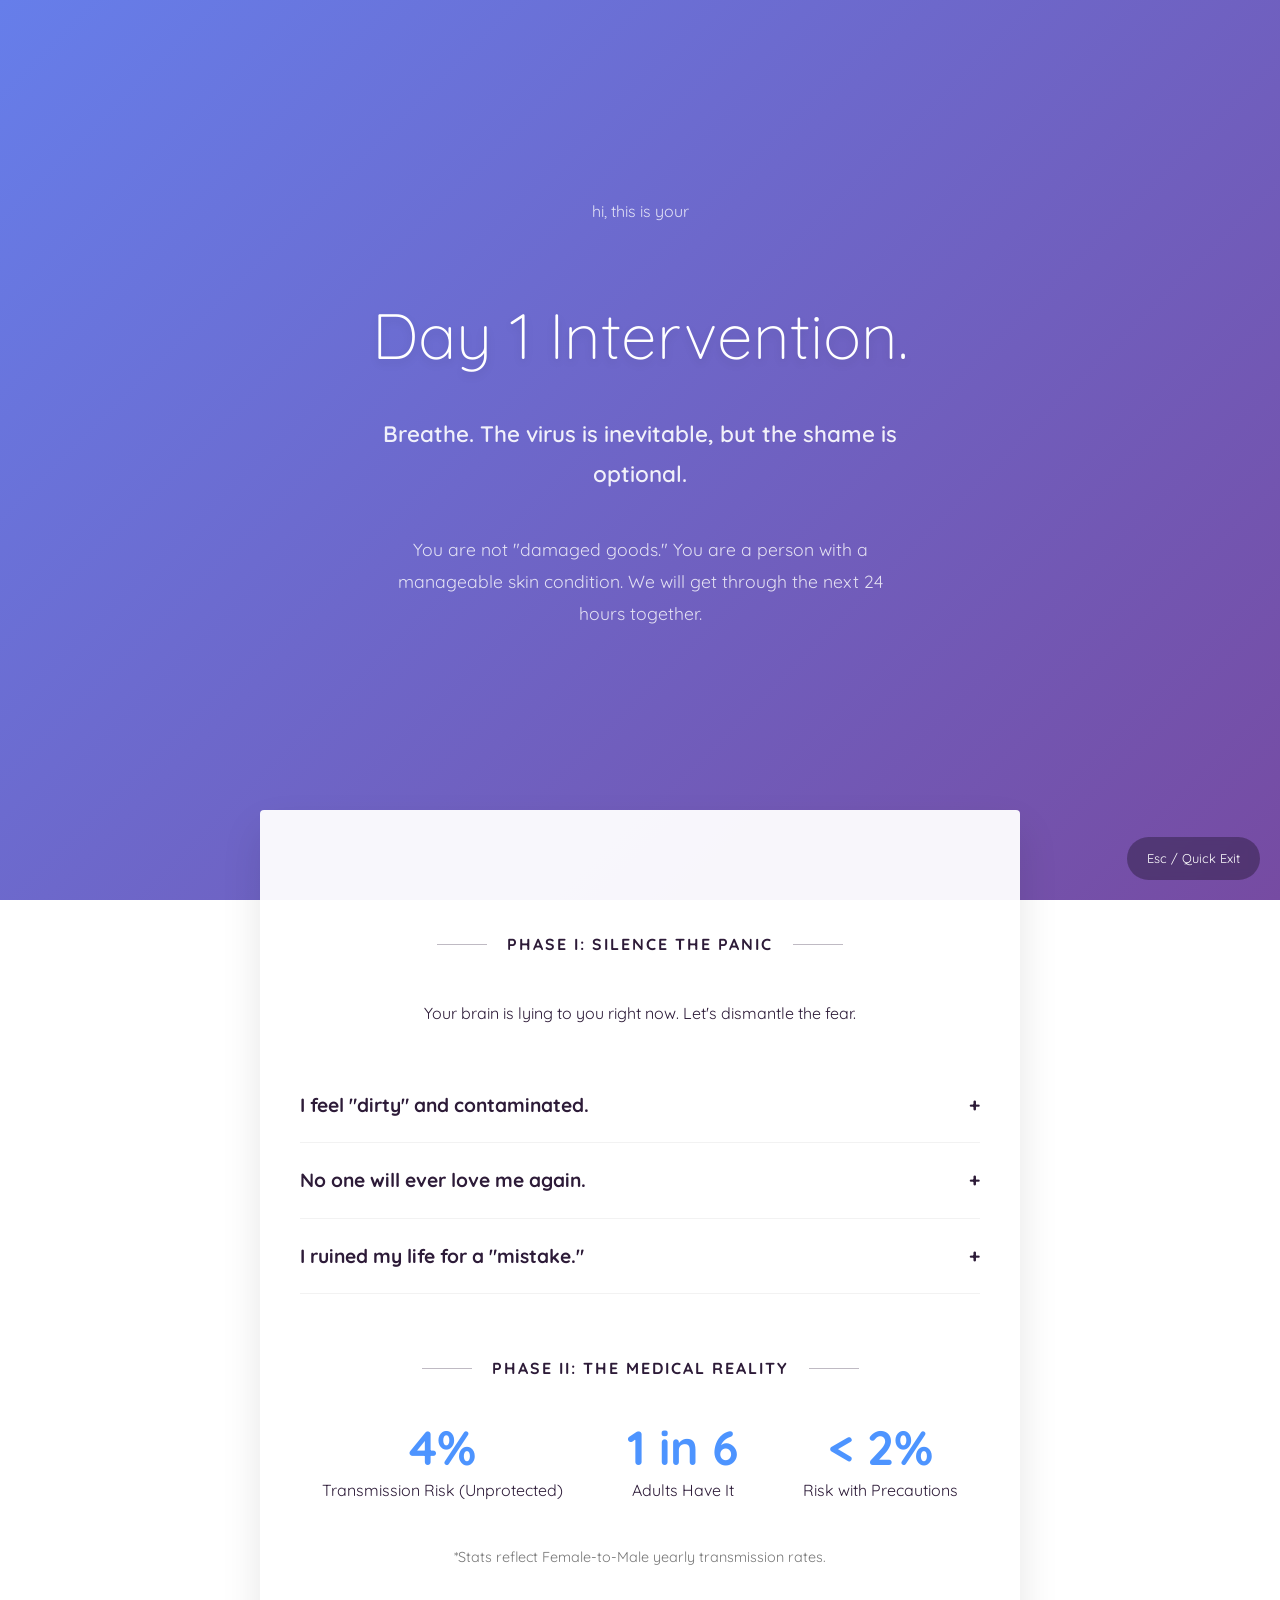
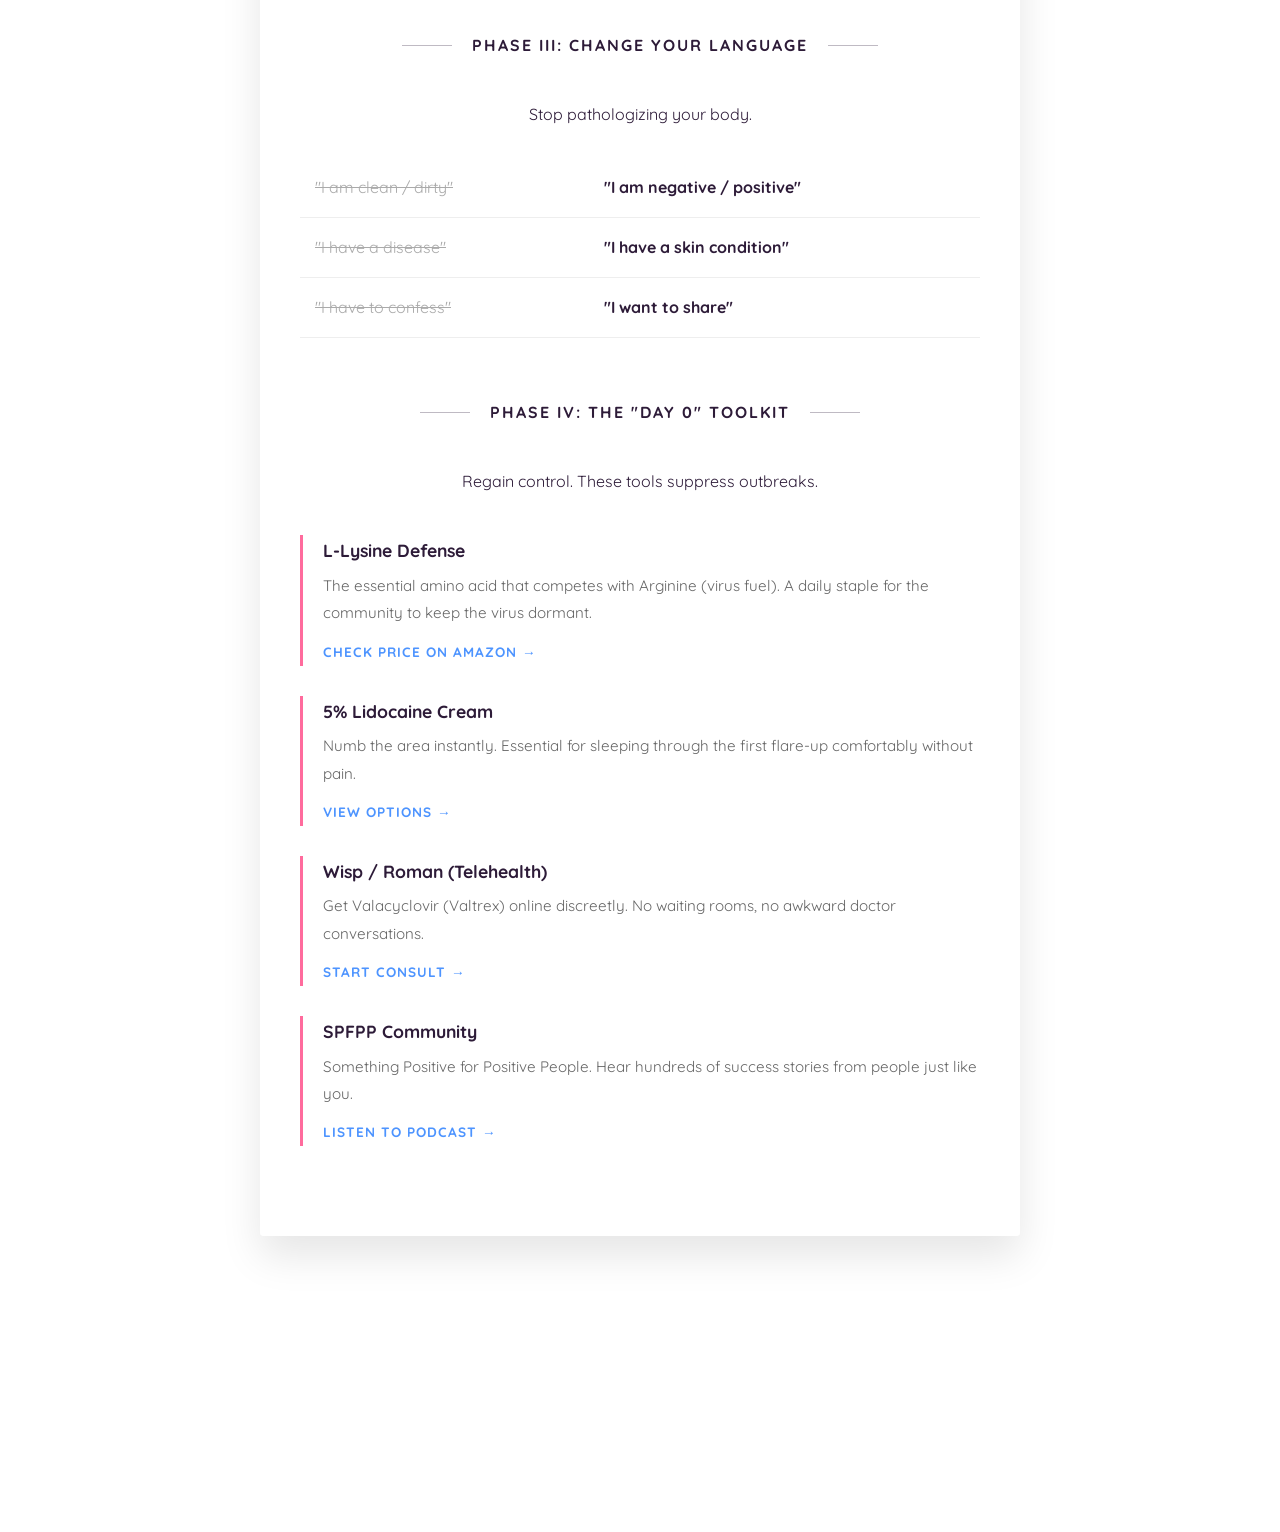
<file: 1index.html>
<!DOCTYPE html>
<html lang="en">
<head>
    <meta charset="UTF-8">
    <meta name="viewport" content="width=device-width, initial-scale=1.0">
    <title>Day 1: The Path to Radical Acceptance</title>
    <script src="https://code.jquery.com/jquery-3.7.1.min.js"></script>
    <link href="https://fonts.googleapis.com/css2?family=Quicksand:wght@300;400;600;700&display=swap" rel="stylesheet">

    <style>
        /* 
           AESTHETIC: ADDYSAFE REPLICA
           Fixed Gradient Mesh + Minimalist Text Overlay
        */
        :root {
            --text-white: #ffffff;
            --text-dark: #2d1b38; /* Deep purple-black for contrast */
            --glass-panel: rgba(255, 255, 255, 0.95);
            --accent-pink: #ff6b9d;
            --accent-blue: #4d94ff;
        }

        * { box-sizing: border-box; }

        body {
            font-family: 'Quicksand', sans-serif;
            margin: 0;
            padding: 0;
            color: var(--text-white);
            line-height: 1.8;
            font-weight: 400;
        }

        /* 
           THE BACKGROUND
           Matches Image 1: Smooth Purple/Pink/Blue blurred gradient 
           Fixed position so it stays while you scroll.
        */
       .gradient-bg {
            position: fixed;
            top: 0;
            left: 0;
            width: 100%;
            height: 100%;
            z-index: -1;
            background: linear-gradient(135deg, #667eea 0%, #764ba2 50%, #ff9a9e 100%);
            background-size: 200% 200%;
            animation: gradientMove 15s ease infinite;
        }

        @keyframes gradientMove {
            0% { background-position: 0% 50%; }
            50% { background-position: 100% 50%; }
            100% { background-position: 0% 50%; }
        }

        /* LAYOUT */
       .container {
            max-width: 800px;
            margin: 0 auto;
            padding: 0 20px;
            position: relative;
            z-index: 1;
        }

        /* HERO SECTION (Matches Image 1 typography) */
       .hero {
            min-height: 90vh; /* Full screen feel */
            display: flex;
            flex-direction: column;
            justify-content: center;
            text-align: center;
            padding: 100px 0;
        }

        h1 {
            font-size: clamp(2.5rem, 5vw, 4.5rem);
            font-weight: 300; /* Thin, elegant font */
            margin-bottom: 20px;
            text-shadow: 0 4px 10px rgba(0,0,0,0.1);
        }

       .subtitle {
            font-size: 1.4rem;
            font-weight: 600;
            opacity: 0.9;
            max-width: 600px;
            margin: 0 auto 40px;
        }

       .hero-note {
            font-size: 1.1rem;
            opacity: 0.8;
            max-width: 500px;
            margin: 0 auto;
        }

        /* SECTION SEPARATORS (Matches "—— Note ——" style) */
       .section-header {
            display: flex;
            align-items: center;
            justify-content: center;
            margin: 60px 0 40px;
            color: var(--text-dark);
            text-transform: uppercase;
            letter-spacing: 2px;
            font-weight: 700;
            font-size: 1rem;
        }
       .section-header::before,.section-header::after {
            content: "";
            height: 1px;
            width: 50px;
            background: var(--text-dark);
            margin: 0 20px;
            opacity: 0.3;
        }

        /* WHITE CONTENT PANEL (Matches Image 2) */
       .content-panel {
            background: var(--glass-panel);
            color: var(--text-dark);
            padding: 60px 40px;
            border-radius: 4px; /* Slight rounding, mostly square */
            box-shadow: 0 20px 40px rgba(0,0,0,0.1);
            margin-bottom: 100px;
        }

        /* ACCORDION (Clean text style) */
       .accordion-item {
            border-bottom: 1px solid rgba(0,0,0,0.05);
            padding: 20px 0;
        }
       .accordion-header {
            cursor: pointer;
            font-weight: 700;
            font-size: 1.2rem;
            display: flex;
            justify-content: space-between;
            align-items: center;
        }
       .accordion-header:hover { color: var(--accent-pink); }
       .accordion-body {
            display: none;
            padding-top: 15px;
            font-size: 1.05rem;
            color: #555;
        }

        /* STATS (Minimalist) */
       .stats-row {
            display: flex;
            justify-content: space-around;
            text-align: center;
            margin: 40px 0;
            flex-wrap: wrap;
            gap: 20px;
        }
       .stat-item strong {
            display: block;
            font-size: 3rem;
            color: var(--accent-blue);
            line-height: 1;
            margin-bottom: 5px;
        }

        /* LANGUAGE TABLE */
       .lang-table {
            width: 100%;
            border-collapse: collapse;
            margin-top: 30px;
        }
       .lang-table td {
            padding: 15px;
            border-bottom: 1px solid #eee;
        }
       .lang-bad { color: #aaa; text-decoration: line-through; }
       .lang-good { color: var(--text-dark); font-weight: 700; }

        /* PRODUCT LIST (Matches Image 2 "Supplements" list) */
       .product-list {
            list-style: none;
            padding: 0;
        }
       .product-item {
            margin-bottom: 30px;
            padding-left: 20px;
            border-left: 3px solid var(--accent-pink);
        }
       .product-title {
            font-weight: 700;
            font-size: 1.1rem;
            display: block;
            margin-bottom: 5px;
        }
       .product-desc {
            font-size: 0.95rem;
            color: #666;
            margin-bottom: 10px;
            display: block;
        }
       .product-link {
            display: inline-block;
            font-size: 0.85rem;
            text-transform: uppercase;
            letter-spacing: 1px;
            color: var(--accent-blue);
            text-decoration: none;
            font-weight: 700;
            border-bottom: 1px solid transparent;
        }
       .product-link:hover { border-bottom-color: var(--accent-blue); }

        /* SAFE EXIT BUTTON */
       .safe-exit {
            position: fixed;
            bottom: 20px;
            right: 20px;
            background: rgba(0,0,0,0.3);
            color: white;
            padding: 10px 20px;
            border-radius: 30px;
            text-decoration: none;
            backdrop-filter: blur(5px);
            font-size: 0.8rem;
            z-index: 100;
            transition: background 0.2s;
        }
       .safe-exit:hover { background: rgba(0,0,0,0.6); }

        /* FOOTER */
        footer {
            text-align: center;
            padding: 50px 0;
            font-size: 0.9rem;
            opacity: 0.7;
        }
    </style>
</head>
<body>

    <div class="gradient-bg"></div>
    <a href="https://weather.com" class="safe-exit">Esc / Quick Exit</a>

    <div class="container">
        <header class="hero">
            <p style="opacity: 0.8; margin-bottom:10px;">hi, this is your</p>
            <h1>Day 1 Intervention.</h1>
            <p class="subtitle">Breathe. The virus is inevitable, but the shame is optional.</p>
            <p class="hero-note">
                You are not "damaged goods." You are a person with a manageable skin condition. 
                We will get through the next 24 hours together.
            </p>
        </header>
    </div>

    <div class="container">
        <div class="content-panel">
            
            <div class="section-header">Phase I: Silence the Panic</div>
            <p style="text-align:center; margin-bottom: 40px;">Your brain is lying to you right now. Let's dismantle the fear.</p>
            
            <div class="accordion">
                <div class="accordion-item">
                    <div class="accordion-header">
                        I feel "dirty" and contaminated.
                        <span>+</span>
                    </div>
                    <div class="accordion-body">
                        You are not dirty. You are a <strong>viral host</strong>, just like 67% of the human population. A virus is a microscopic organism, not a moral judgment on your hygiene. Scrubbing won't help, but kindness will.
                    </div>
                </div>
                <div class="accordion-item">
                    <div class="accordion-header">
                        No one will ever love me again.
                        <span>+</span>
                    </div>
                    <div class="accordion-body">
                        This is the "Damaged Goods" fallacy. In reality, HSV acts as a <strong>"jerk filter."</strong> Partners who reject you over a common skin condition lack the maturity for a long-term relationship. Thousands of people with HSV get married and have children every day.
                    </div>
                </div>
                <div class="accordion-item">
                    <div class="accordion-header">
                        I ruined my life for a "mistake."
                        <span>+</span>
                    </div>
                    <div class="accordion-body">
                        Viruses do not screen for morality; they screen for contact. You didn't "slip up"; you existed in a human body. Forgive yourself immediately.
                    </div>
                </div>
            </div>

            <div class="section-header">Phase II: The Medical Reality</div>
            
            <div class="stats-row">
                <div class="stat-item">
                    <strong>4%</strong>
                    <span>Transmission Risk (Unprotected)</span>
                </div>
                <div class="stat-item">
                    <strong>1 in 6</strong>
                    <span>Adults Have It</span>
                </div>
                <div class="stat-item">
                    <strong>&lt; 2%</strong>
                    <span>Risk with Precautions</span>
                </div>
            </div>

            <p style="text-align: center; font-size: 0.9rem; color: #777; margin-top: 20px;">
                *Stats reflect Female-to-Male yearly transmission rates.
            </p>

            <div class="section-header">Phase III: Change Your Language</div>
            <p style="text-align:center; margin-bottom: 20px;">Stop pathologizing your body.</p>

            <table class="lang-table">
                <tr>
                    <td class="lang-bad">"I am clean / dirty"</td>
                    <td class="lang-good">"I am negative / positive"</td>
                </tr>
                <tr>
                    <td class="lang-bad">"I have a disease"</td>
                    <td class="lang-good">"I have a skin condition"</td>
                </tr>
                <tr>
                    <td class="lang-bad">"I have to confess"</td>
                    <td class="lang-good">"I want to share"</td>
                </tr>
            </table>

            <div class="section-header">Phase IV: The "Day 0" Toolkit</div>
            <p style="text-align:center; margin-bottom: 40px;">Regain control. These tools suppress outbreaks.</p>

            <ul class="product-list">
                <li class="product-item">
                    <span class="product-title">L-Lysine Defense</span>
                    <span class="product-desc">The essential amino acid that competes with Arginine (virus fuel). A daily staple for the community to keep the virus dormant.</span>
                    <a href="#" class="product-link">Check Price on Amazon &rarr;</a>
                </li>
                <li class="product-item">
                    <span class="product-title">5% Lidocaine Cream</span>
                    <span class="product-desc">Numb the area instantly. Essential for sleeping through the first flare-up comfortably without pain.</span>
                    <a href="#" class="product-link">View Options &rarr;</a>
                </li>
                <li class="product-item">
                    <span class="product-title">Wisp / Roman (Telehealth)</span>
                    <span class="product-desc">Get Valacyclovir (Valtrex) online discreetly. No waiting rooms, no awkward doctor conversations.</span>
                    <a href="#" class="product-link">Start Consult &rarr;</a>
                </li>
                <li class="product-item">
                    <span class="product-title">SPFPP Community</span>
                    <span class="product-desc">Something Positive for Positive People. Hear hundreds of success stories from people just like you.</span>
                    <a href="#" class="product-link">Listen to Podcast &rarr;</a>
                </li>
            </ul>

        </div>
    </div>

    <footer>
        <div class="container">
            <p><strong>Need Help Now?</strong> Text HOME to 741741 (Crisis Text Line)</p>
            <p style="font-size: 0.8rem; margin-top: 20px;">
                Disclaimer: We are reader-supported. This is educational content, not medical advice.
            </p>
        </div>
    </footer>

    <script>
        $(document).ready(function() {
            // Simple Accordion Logic
            $('.accordion-header').click(function() {
                $(this).next('.accordion-body').slideToggle(300);
                let icon = $(this).find('span');
                icon.text(icon.text() == '+'? '-' : '+');
            });

            // Safe Exit
            $(document).keyup(function(e) {
                if (e.key === "Escape") {
                    window.location.href = "https://weather.com";
                }
            });
        });
    </script>
</body>
</html>
</file>
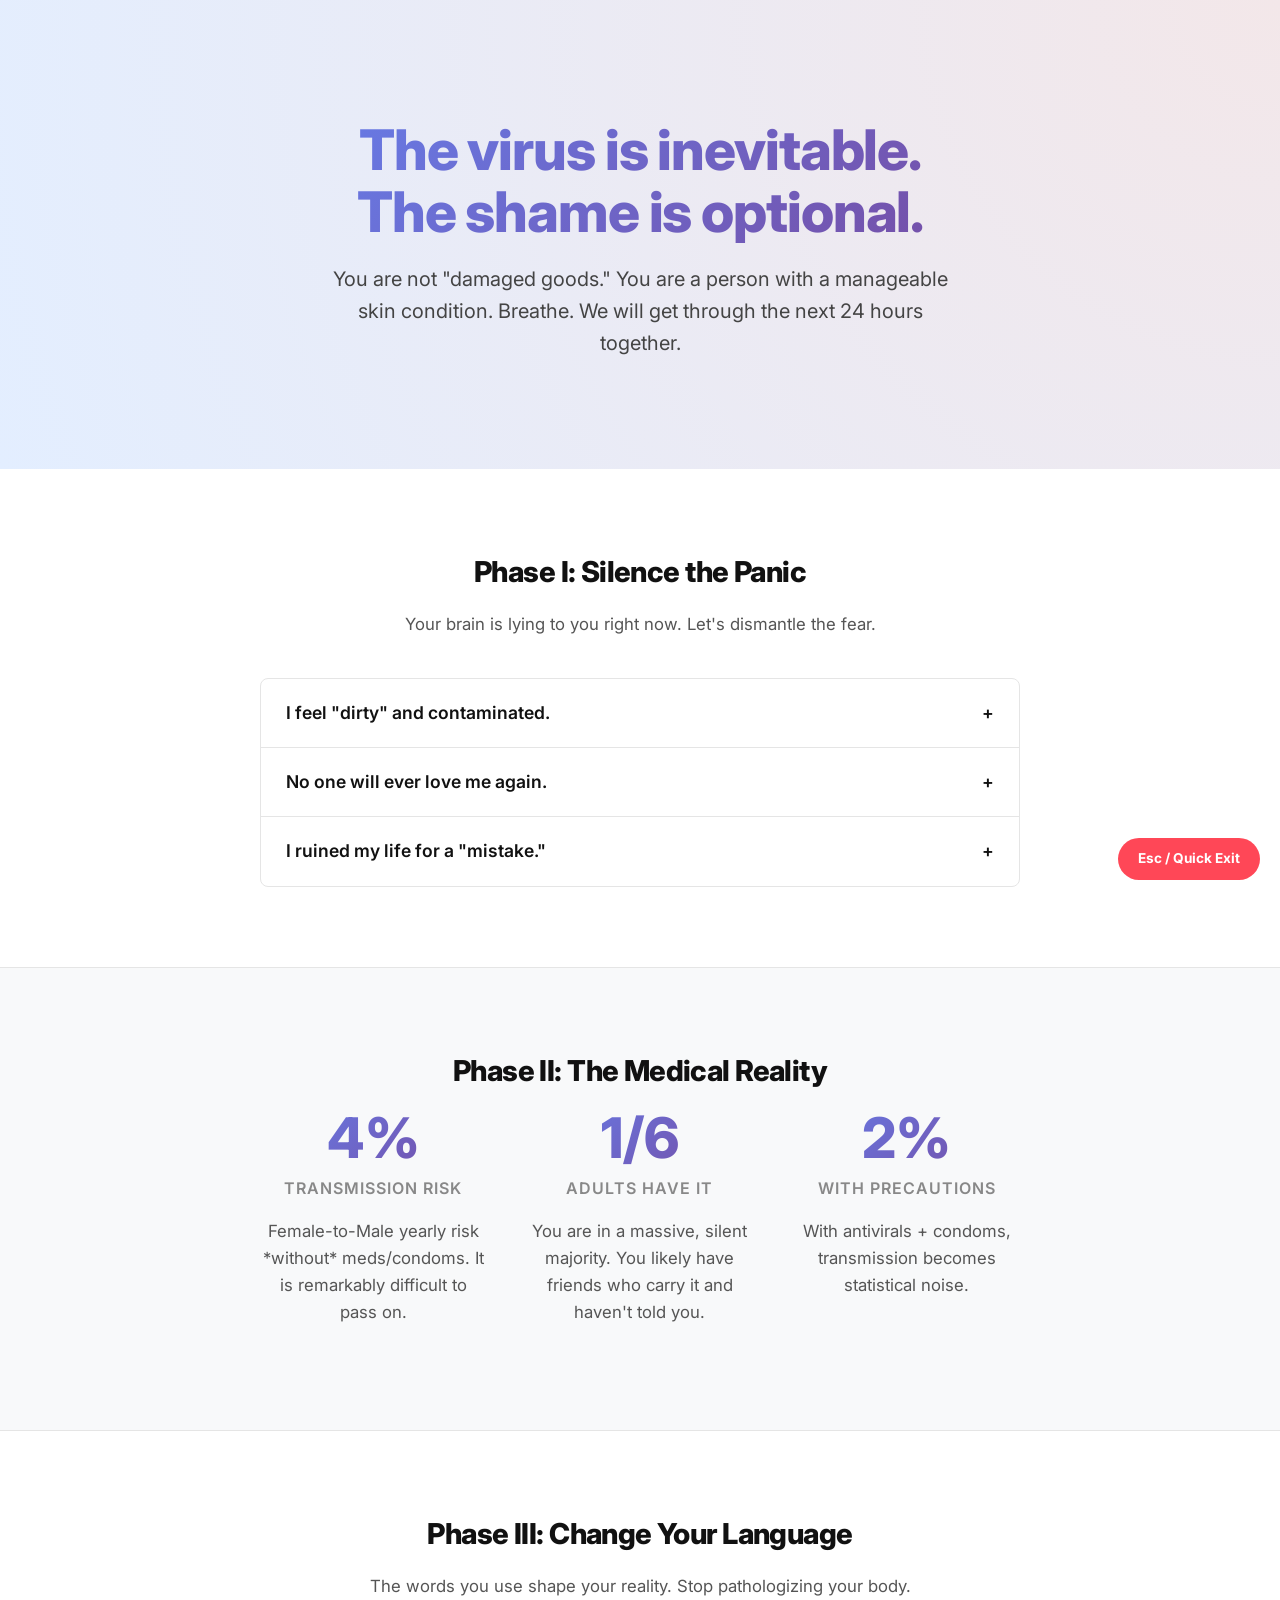
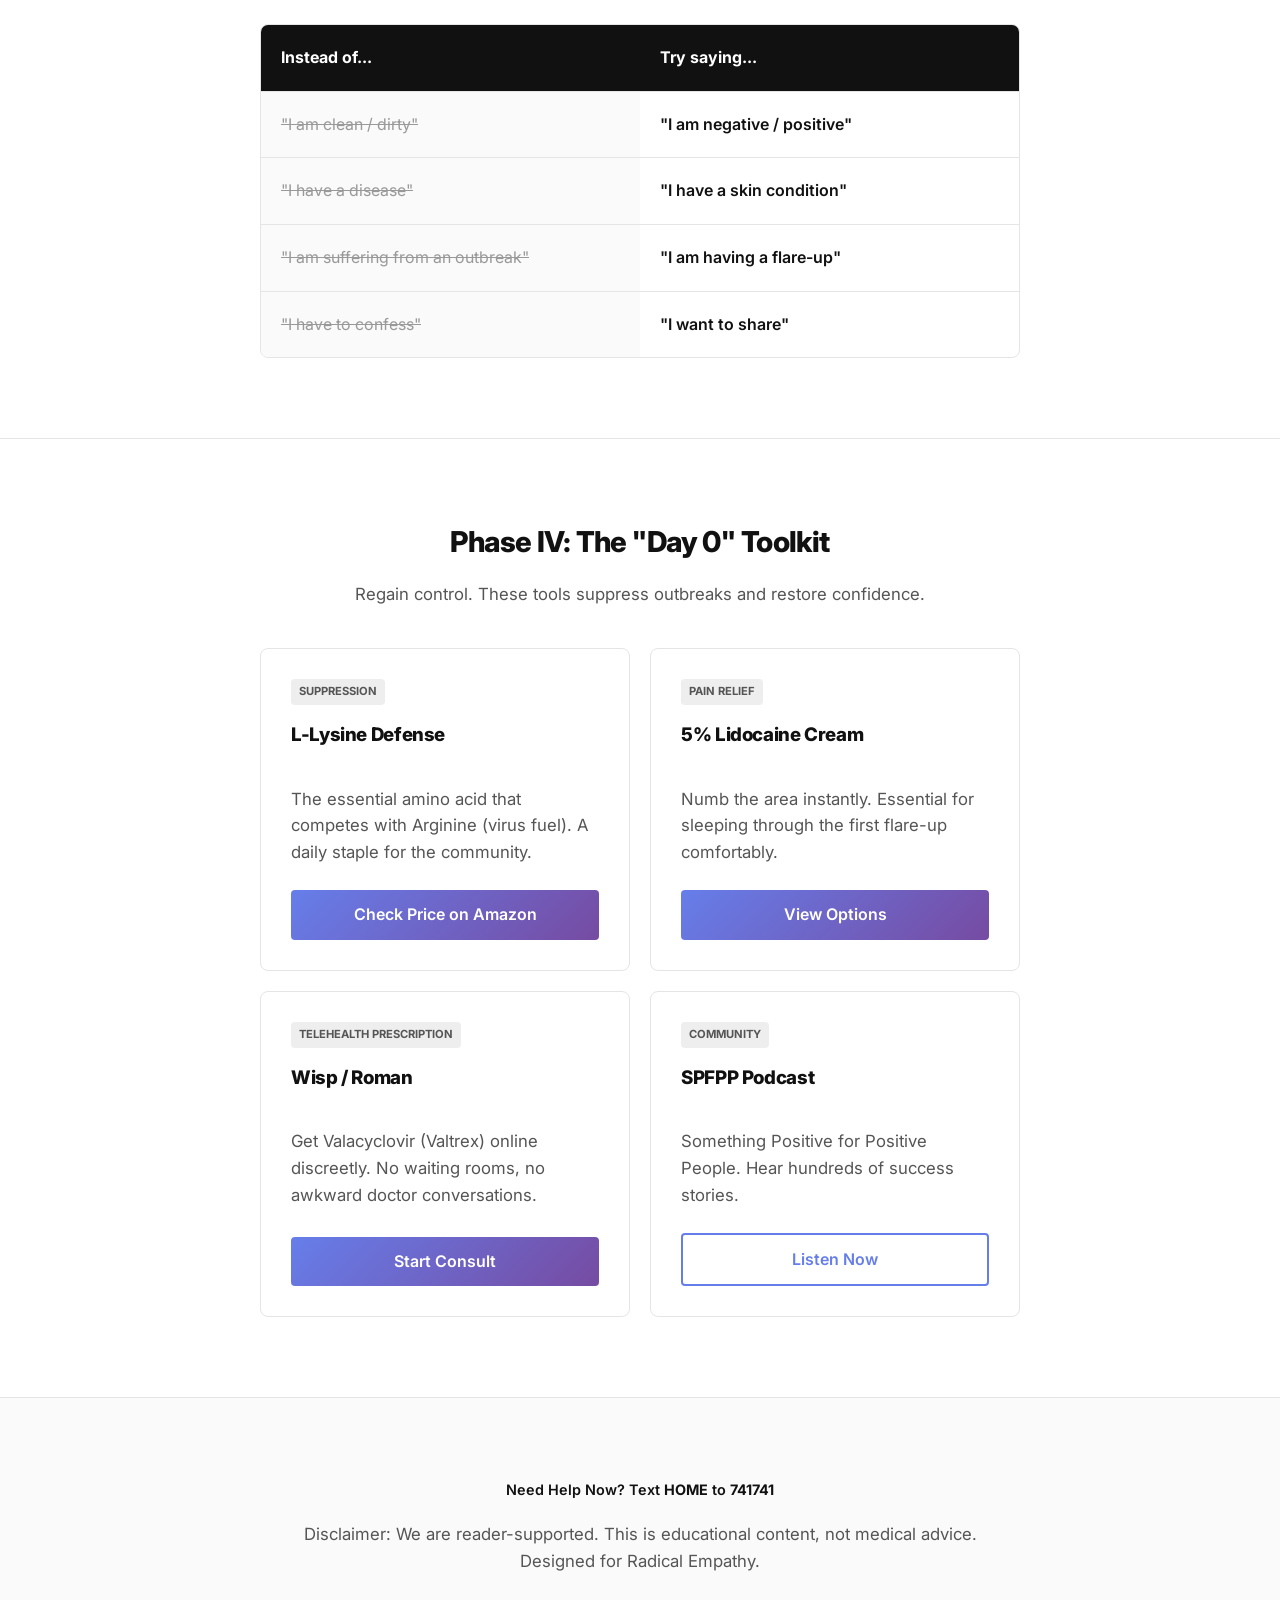
<file: 2index copy.html>
<!DOCTYPE html>
<html lang="en">
<head>
    <meta charset="UTF-8">
    <meta name="viewport" content="width=device-width, initial-scale=1.0">
    <meta name="robots" content="noindex, nofollow">
    <title>Day 1: The Path to Radical Acceptance</title>
    
    <script src="https://code.jquery.com/jquery-3.7.1.min.js"></script>
    <link href="https://fonts.googleapis.com/css2?family=Inter:wght@400;600;800&display=swap" rel="stylesheet">

    <style>
        /* 
           AESTHETIC: ADDYSAFE.ORG STYLE
           Minimalist White/Black with Vibrant Gradients
        */
        :root {
            /* Core Neutrals */
            --bg-body: #ffffff;
            --bg-gray: #f8f9fa;
            --text-main: #111111;
            --text-muted: #555555;
            --border-light: #e5e5e5;

            /* The "AddySafe" Gradient Palette */
            --gradient-brand: linear-gradient(90deg, #2c3e50 0%, #bdc3c7 100%); /* Subtle metallic for trust */
            --gradient-action: linear-gradient(135deg, #667eea 0%, #764ba2 100%); /* Purple/Blue */
            --gradient-accent: linear-gradient(135deg, #ff9a9e 0%, #fecfef 99%, #a18cd1 100%); /* Pink/Purple */
            
            --radius: 8px;
            --container-width: 800px;
        }

        /* RESET & BASE */
        * { box-sizing: border-box; }
        body {
            background-color: var(--bg-body);
            color: var(--text-main);
            font-family: 'Inter', sans-serif;
            line-height: 1.6;
            margin: 0;
            padding: 0;
        }

        /* TYPOGRAPHY */
        h1, h2, h3 { 
            color: var(--text-main); 
            margin-top: 0; 
            letter-spacing: -0.02em; 
            font-weight: 800;
        }
        h1 { font-size: clamp(2.2rem, 5vw, 3.5rem); line-height: 1.1; margin-bottom: 20px; }
        h2 { font-size: 1.8rem; margin-bottom: 1rem; text-align: center; }
        p { margin-bottom: 1.5rem; font-size: 1.05rem; color: var(--text-muted); }

        /* UTILITIES */
       .container { max-width: var(--container-width); margin: 0 auto; padding: 0 20px; }
       .section { padding: 80px 0; border-bottom: 1px solid var(--border-light); }
       .section:last-child { border-bottom: none; }
        
        /* Gradient Text Utility */
       .text-gradient {
            background: var(--gradient-action);
            -webkit-background-clip: text;
            -webkit-text-fill-color: transparent;
        }

        /* HERO SECTION */
       .hero {
            padding: 120px 0 80px;
            text-align: center;
            background: radial-gradient(circle at top right, #f3e7e9 0%, #e3eeff 100%);
        }
       .hero-sub {
            font-size: 1.25rem;
            max-width: 650px;
            margin: 0 auto 30px;
            font-weight: 400;
            color: #444;
        }

        /* ACCORDION (Minimalist) */
       .accordion { 
            border: 1px solid var(--border-light); 
            border-radius: var(--radius); 
            background: white;
        }
       .accordion-item { border-bottom: 1px solid var(--border-light); }
       .accordion-item:last-child { border-bottom: none; }
        
       .accordion-header {
            padding: 20px 25px;
            cursor: pointer;
            display: flex;
            justify-content: space-between;
            align-items: center;
            font-weight: 600;
            font-size: 1.1rem;
            transition: background 0.2s;
        }
       .accordion-header:hover { background: var(--bg-gray); }
       .accordion-body {
            display: none;
            padding: 0 25px 25px 25px;
            color: var(--text-muted);
            border-top: 1px solid transparent;
        }

        /* STATS GRID */
       .stats-grid {
            display: grid;
            grid-template-columns: repeat(auto-fit, minmax(200px, 1fr));
            gap: 40px;
            text-align: center;
        }
       .stat-number { 
            font-size: 3.5rem; 
            font-weight: 800; 
            line-height: 1; 
            margin-bottom: 10px;
            background: var(--gradient-action);
            -webkit-background-clip: text;
            -webkit-text-fill-color: transparent;
        }
       .stat-label { 
            font-weight: 600; 
            font-size: 1rem; 
            text-transform: uppercase; 
            letter-spacing: 1px;
            color: #888;
        }

        /* LANGUAGE SWAP TABLE */
       .swap-table {
            width: 100%;
            border-collapse: collapse;
            background: white;
            border: 1px solid var(--border-light);
            border-radius: var(--radius);
            overflow: hidden;
        }
       .swap-row { display: flex; border-bottom: 1px solid var(--border-light); }
       .swap-row:last-child { border-bottom: none; }
       .swap-head { 
            background: #111; 
            color: white; 
            font-weight: 700;
        }
       .col { flex: 1; padding: 20px; }
       .col.toxic { color: #999; text-decoration: line-through; background: #fafafa; }
       .col.healing { color: var(--text-main); font-weight: 600; }

        /* PRODUCT CARDS */
       .product-grid {
            display: grid;
            grid-template-columns: repeat(auto-fit, minmax(250px, 1fr));
            gap: 20px;
        }
       .product-card {
            background: white;
            padding: 30px;
            border: 1px solid var(--border-light);
            border-radius: var(--radius);
            display: flex;
            flex-direction: column;
            transition: box-shadow 0.2s;
        }
       .product-card:hover {
            box-shadow: 0 10px 30px rgba(0,0,0,0.05);
            border-color: #ccc;
        }
       .card-tag {
            background: #eee;
            color: #555;
            font-size: 0.7rem;
            font-weight: 700;
            text-transform: uppercase;
            padding: 4px 8px;
            border-radius: 4px;
            align-self: flex-start;
            margin-bottom: 15px;
        }
        
        /* Buttons */
       .btn {
            margin-top: auto;
            display: block;
            text-align: center;
            background: var(--gradient-action);
            color: white;
            padding: 12px;
            border-radius: 4px;
            text-decoration: none;
            font-weight: 600;
            transition: opacity 0.2s;
        }
       .btn:hover { opacity: 0.9; }
        
       .btn-ghost { 
            background: transparent; 
            border: 2px solid #667eea; 
            color: #667eea; 
        }
       .btn-ghost:hover { background: #f0f4ff; }

        /* SAFETY EXIT */
       .safe-exit {
            position: fixed;
            bottom: 20px;
            right: 20px;
            background: #ff4757;
            color: white;
            padding: 10px 20px;
            border-radius: 50px;
            text-decoration: none;
            font-weight: 700;
            font-size: 0.85rem;
            z-index: 100;
        }

        /* FOOTER */
        footer { padding: 80px 0; text-align: center; background: #fafafa; font-size: 0.9rem; color: #777; }
       .crisis-box { margin-bottom: 20px; font-weight: 600; color: #111; }
    </style>
</head>
<body>

    <a href="https://weather.com" class="safe-exit">Esc / Quick Exit</a>

    <header class="hero">
        <div class="container">
            <h1 class="text-gradient">The virus is inevitable.<br>The shame is optional.</h1>
            <p class="hero-sub">You are not "damaged goods." You are a person with a manageable skin condition. Breathe. We will get through the next 24 hours together.</p>
        </div>
    </header>

    <section class="section">
        <div class="container">
            <h2>Phase I: Silence the Panic</h2>
            <p style="text-align:center; max-width:600px; margin:0 auto 40px;">Your brain is lying to you right now. Let's dismantle the fear.</p>
            
            <div class="accordion">
                <div class="accordion-item">
                    <div class="accordion-header">
                        I feel "dirty" and contaminated.
                        <span class="icon">+</span>
                    </div>
                    <div class="accordion-body">
                        <p><strong>Reframing:</strong> You are not dirty. You are a <em>viral host</em>, just like 67% of the human population. A virus is a microscopic organism, not a moral judgment on your hygiene. Scrubbing won't help, but kindness will.</p>
                    </div>
                </div>

                <div class="accordion-item">
                    <div class="accordion-header">
                        No one will ever love me again.
                        <span class="icon">+</span>
                    </div>
                    <div class="accordion-body">
                        <p><strong>The Reality:</strong> This is the "Damaged Goods" fallacy. In reality, HSV acts as a <strong>"jerk filter."</strong> Partners who reject you over a common skin condition lack the maturity for a long-term relationship. Thousands of people with HSV get married and have children every day.</p>
                    </div>
                </div>

                <div class="accordion-item">
                    <div class="accordion-header">
                        I ruined my life for a "mistake."
                        <span class="icon">+</span>
                    </div>
                    <div class="accordion-body">
                        <p><strong>The Biology of Opportunity:</strong> Viruses do not screen for morality; they screen for contact. You didn't "slip up"; you existed in a human body. Forgive yourself immediately.</p>
                    </div>
                </div>
            </div>
        </div>
    </section>

    <section class="section" style="background:#f8f9fa;">
        <div class="container">
            <h2>Phase II: The Medical Reality</h2>
            
            <div class="stats-grid">
                <div class="stat-card">
                    <div class="stat-number">4%</div>
                    <div class="stat-label">Transmission Risk</div>
                    <p>Female-to-Male yearly risk *without* meds/condoms. It is remarkably difficult to pass on.</p>
                </div>
                <div class="stat-card">
                    <div class="stat-number">1/6</div>
                    <div class="stat-label">Adults Have It</div>
                    <p>You are in a massive, silent majority. You likely have friends who carry it and haven't told you.</p>
                </div>
                <div class="stat-card">
                    <div class="stat-number">2%</div>
                    <div class="stat-label">With Precautions</div>
                    <p>With antivirals + condoms, transmission becomes statistical noise.</p>
                </div>
            </div>
        </div>
    </section>

    <section class="section">
        <div class="container">
            <h2>Phase III: Change Your Language</h2>
            <p style="text-align:center;">The words you use shape your reality. Stop pathologizing your body.</p>
            
            <div class="swap-table">
                <div class="swap-row swap-head">
                    <div class="col">Instead of...</div>
                    <div class="col">Try saying...</div>
                </div>
                <div class="swap-row">
                    <div class="col toxic">"I am clean / dirty"</div>
                    <div class="col healing">"I am negative / positive"</div>
                </div>
                <div class="swap-row">
                    <div class="col toxic">"I have a disease"</div>
                    <div class="col healing">"I have a skin condition"</div>
                </div>
                <div class="swap-row">
                    <div class="col toxic">"I am suffering from an outbreak"</div>
                    <div class="col healing">"I am having a flare-up"</div>
                </div>
                <div class="swap-row">
                    <div class="col toxic">"I have to confess"</div>
                    <div class="col healing">"I want to share"</div>
                </div>
            </div>
        </div>
    </section>

    <section class="section">
        <div class="container">
            <h2>Phase IV: The "Day 0" Toolkit</h2>
            <p style="text-align:center; max-width:600px; margin:0 auto 40px;">Regain control. These tools suppress outbreaks and restore confidence.</p>
            
            <div class="product-grid">
                <div class="product-card">
                    <span class="card-tag">Suppression</span>
                    <h3>L-Lysine Defense</h3>
                    <p>The essential amino acid that competes with Arginine (virus fuel). A daily staple for the community.</p>
                    <a href="#" class="btn">Check Price on Amazon</a>
                </div>

                <div class="product-card">
                    <span class="card-tag">Pain Relief</span>
                    <h3>5% Lidocaine Cream</h3>
                    <p>Numb the area instantly. Essential for sleeping through the first flare-up comfortably.</p>
                    <a href="#" class="btn">View Options</a>
                </div>

                <div class="product-card">
                    <span class="card-tag">Telehealth Prescription</span>
                    <h3>Wisp / Roman</h3>
                    <p>Get Valacyclovir (Valtrex) online discreetly. No waiting rooms, no awkward doctor conversations.</p>
                    <a href="#" class="btn">Start Consult</a>
                </div>

                <div class="product-card">
                    <span class="card-tag">Community</span>
                    <h3>SPFPP Podcast</h3>
                    <p>Something Positive for Positive People. Hear hundreds of success stories.</p>
                    <a href="#" class="btn btn-ghost">Listen Now</a>
                </div>
            </div>
        </div>
    </section>

    <footer>
        <div class="container">
            <div class="crisis-box">
                Need Help Now? Text <strong>HOME</strong> to <strong>741741</strong>
            </div>
            <p>Disclaimer: We are reader-supported. This is educational content, not medical advice.<br>
            Designed for Radical Empathy.</p>
        </div>
    </footer>

    <script>
        $(document).ready(function() {
            
            // 1. Accordion Toggle
            $('.accordion-header').click(function() {
                $(this).next('.accordion-body').slideToggle(300);
                
                // Toggle Icon
                let icon = $(this).find('.icon');
                if (icon.text() === '+') {
                    icon.text('-');
                } else {
                    icon.text('+');
                }
            });

            // 2. Escape Key (Safe Exit)
            $(document).keyup(function(e) {
                if (e.key === "Escape") {
                    window.location.href = "https://weather.com";
                }
            });

        });
    </script>
</body>
</html>
</file>
